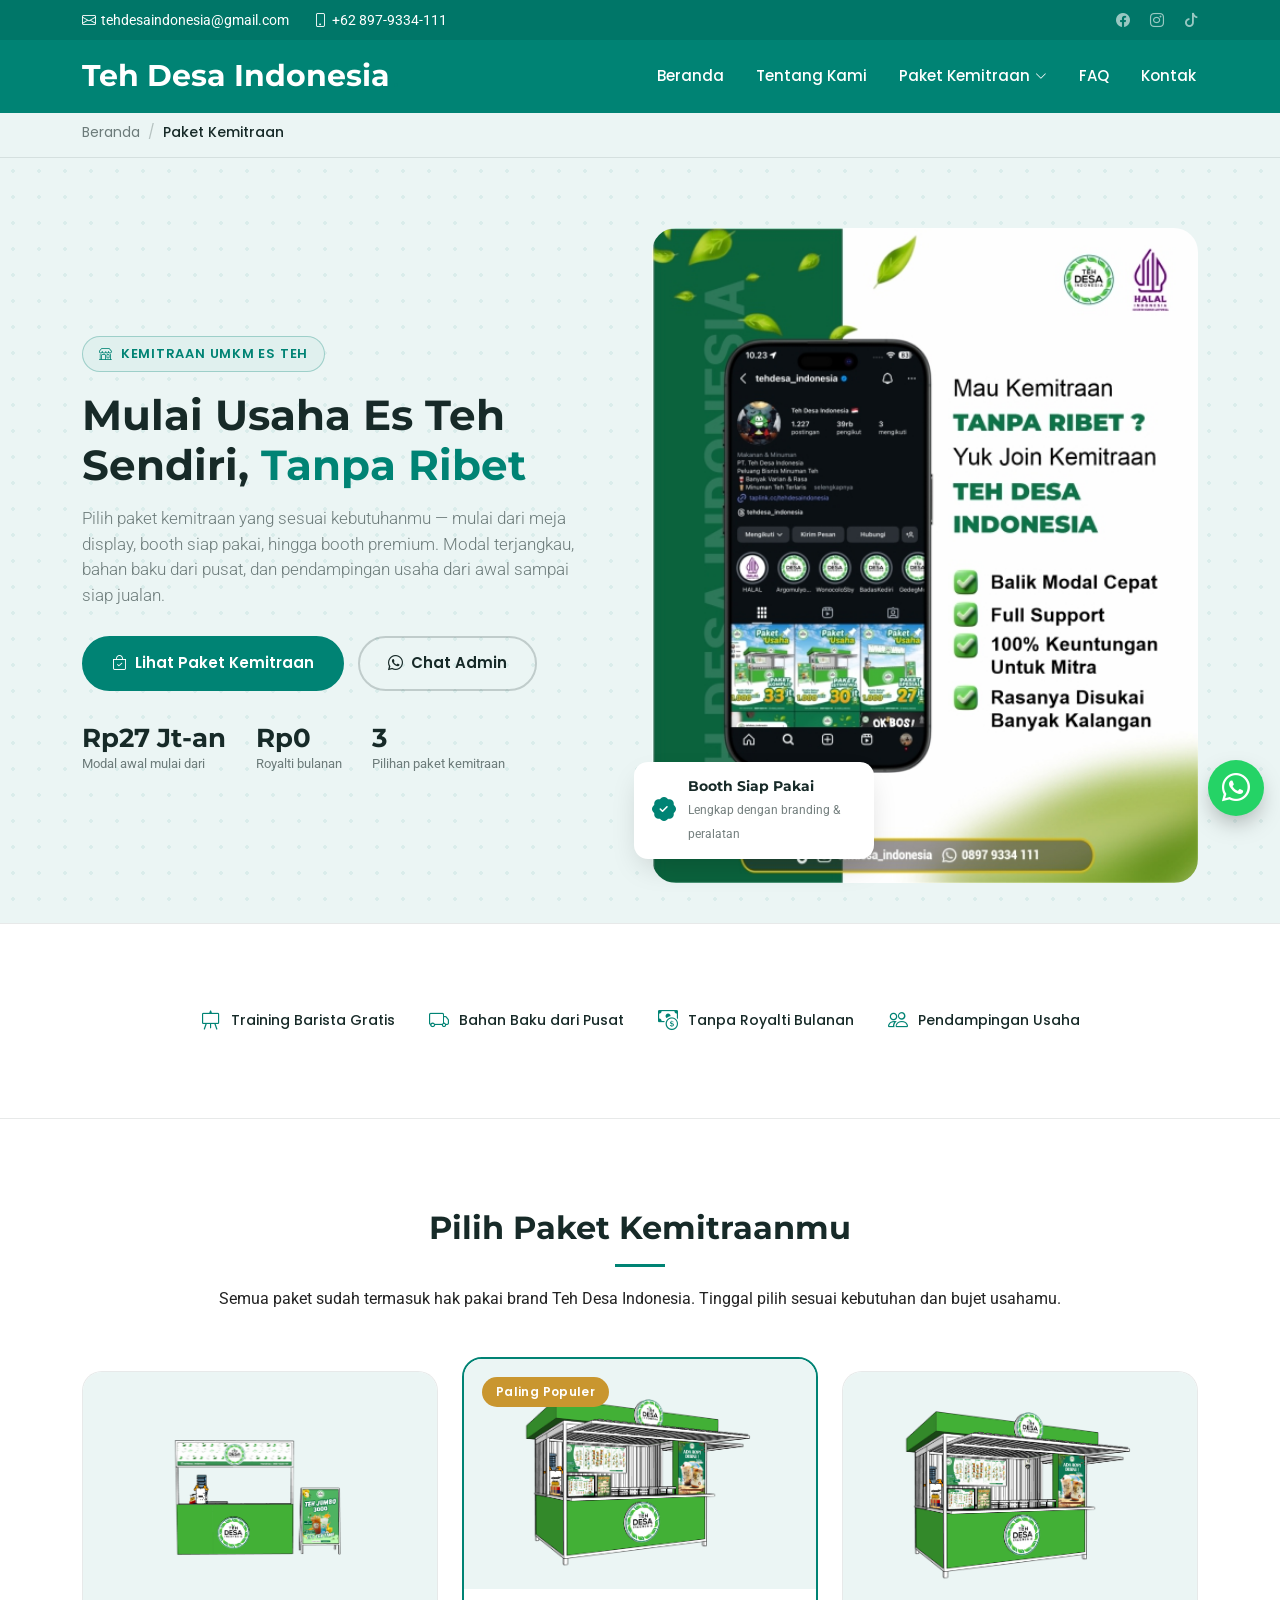
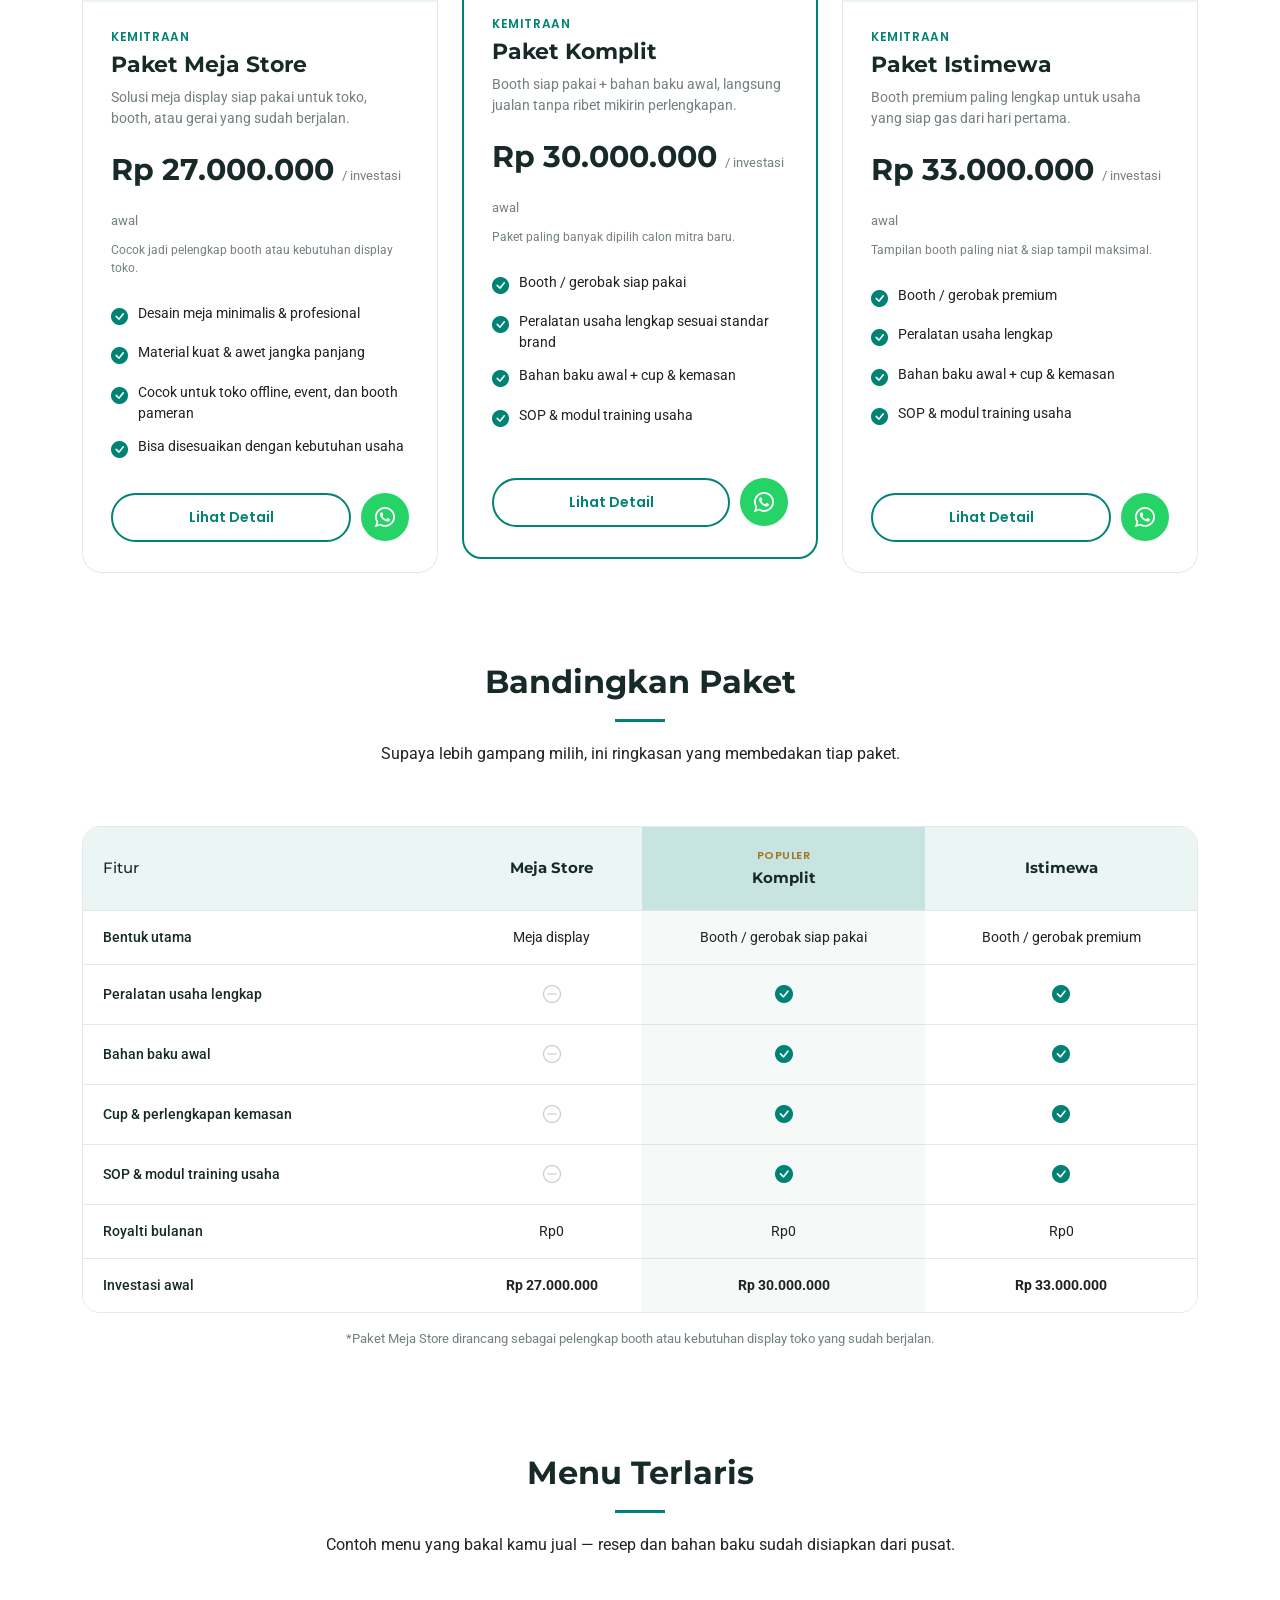
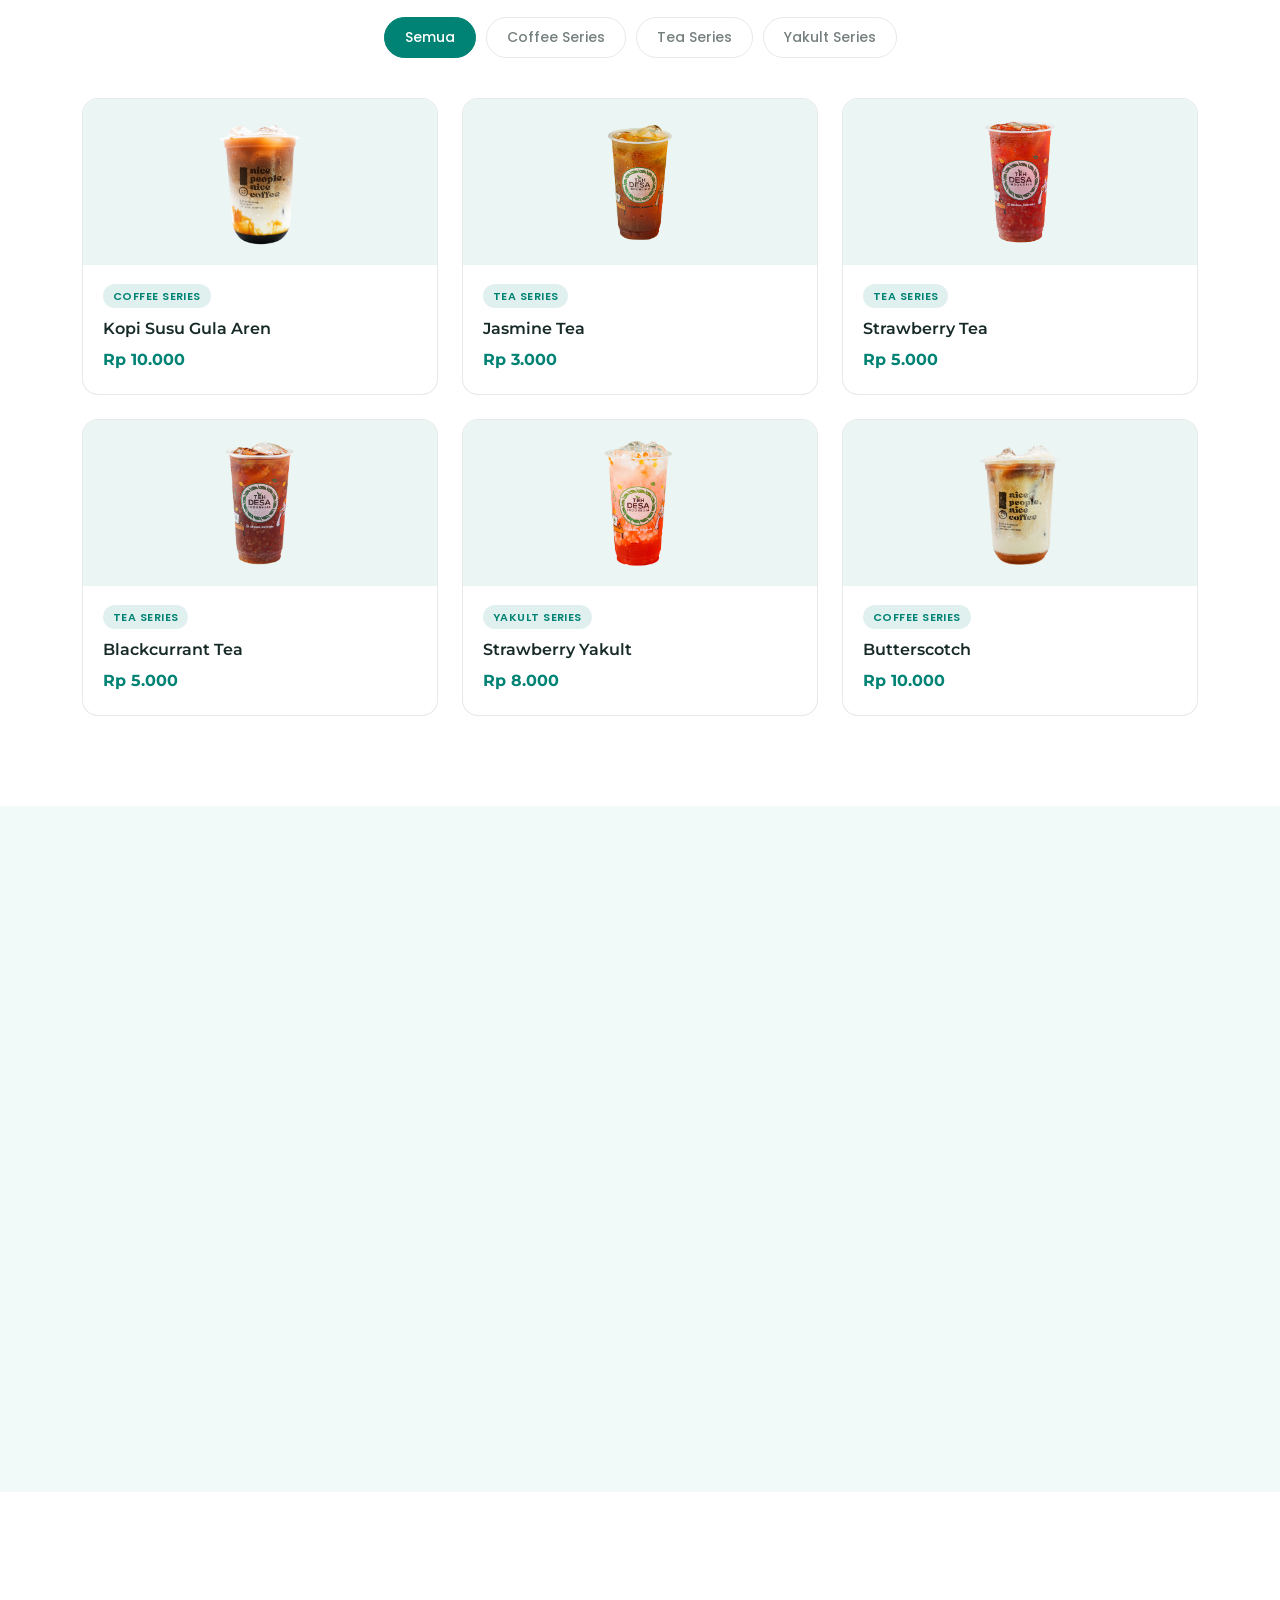
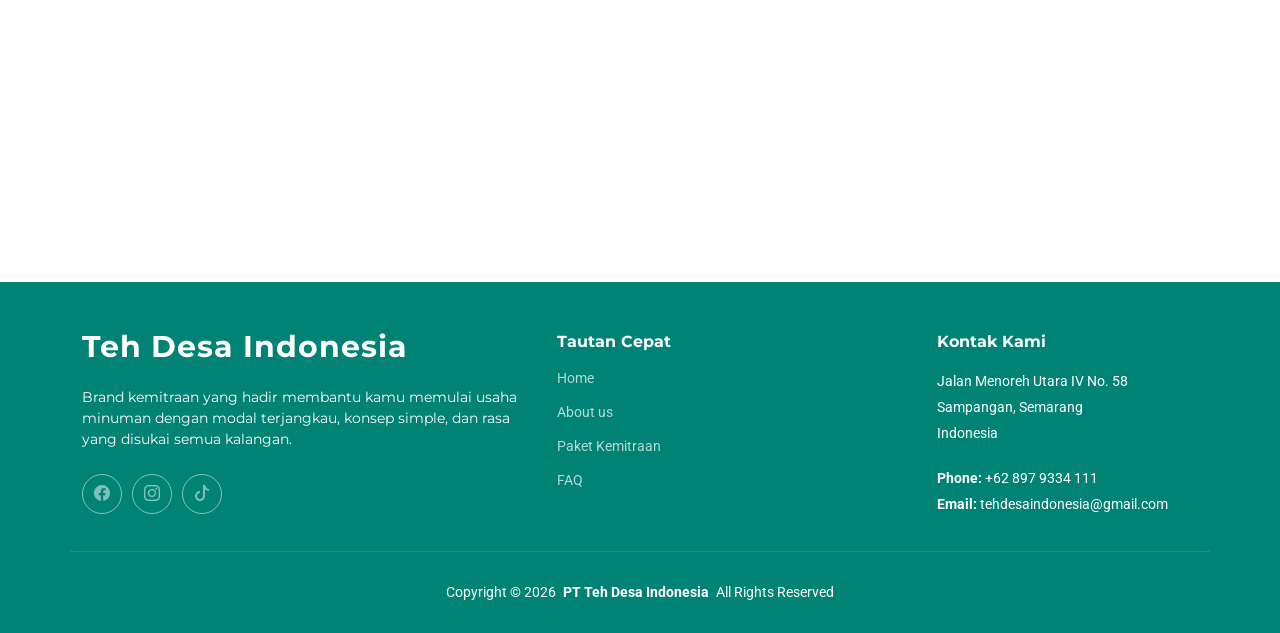
<file: kemitraan/index.html>
<!DOCTYPE html>
<html lang="id">

<head>
  <meta charset="utf-8">
  <meta content="width=device-width, initial-scale=1.0" name="viewport">
  <title>Paket Kemitraan | TEH DESA INDONESIA</title>
  <meta name="description" content="Pilih paket kemitraan Teh Desa Indonesia: Meja Store, Komplit, dan Istimewa. Modal terjangkau, tanpa royalti bulanan, bahan baku dari pusat.">
  <meta name="keywords" content="franchise es teh, kemitraan es teh, Teh Desa Indonesia, paket kemitraan, UMKM">
  <meta property="og:title" content="Paket Kemitraan | TEH DESA INDONESIA">
  <meta property="og:description" content="Pilih paket kemitraan Teh Desa Indonesia: Meja Store, Komplit, dan Istimewa.">
  <meta property="og:url" content="https://tehdesaindonesia.github.io/kemitraan/kemitraan.html">
  <meta property="og:type" content="website">
  <meta property="og:image" content="https://tehdesaindonesia.github.io/assets/img/LOGO_1.png">

  <link href="../assets/img/LOGO_1.png" rel="icon">

  <link href="https://fonts.googleapis.com" rel="preconnect">
  <link href="https://fonts.gstatic.com" rel="preconnect" crossorigin>
  <link href="https://fonts.googleapis.com/css2?family=Roboto:ital,wght@0,100;0,300;0,400;0,500;0,700;0,900;1,100;1,300;1,400;1,500;1,700;1,900&family=Montserrat:ital,wght@0,100;0,200;0,300;0,400;0,500;0,600;0,700;0,800;0,900;1,100;1,200;1,300;1,400;1,500;1,600;1,700;1,800;1,900&family=Poppins:ital,wght@0,100;0,200;0,300;0,400;0,500;0,600;0,700;0,800;0,900;1,100;1,200;1,300;1,400;1,500;1,600;1,700;1,800;1,900&display=swap" rel="stylesheet">

  <link href="../assets/vendor/bootstrap/css/bootstrap.min.css" rel="stylesheet">
  <link href="../assets/vendor/bootstrap-icons/bootstrap-icons.css" rel="stylesheet">
  <link href="../assets/vendor/aos/aos.css" rel="stylesheet">

  <link href="../assets/css/main.css" rel="stylesheet">
  <link href="../assets/css/kemitraan.css" rel="stylesheet">
</head>

<body class="kemitraan-page">

  <header id="header" class="header fixed-top">

    <div class="topbar d-flex align-items-center">
      <div class="container d-flex justify-content-center justify-content-md-between">
        <div class="contact-info d-flex align-items-center">
          <i class="bi bi-envelope d-flex align-items-center"><a href="mailto:tehdesaindonesia@gmail.com">tehdesaindonesia@gmail.com</a></i>
          <i class="bi bi-phone d-flex align-items-center ms-4"><span>+62 897-9334-111</span></i>
        </div>
        <div class="social-links d-none d-md-flex align-items-center">
          <a href="https://www.facebook.com/tehdesa_indonesia/" class="facebook"><i class="bi bi-facebook"></i></a>
          <a href="https://www.instagram.com/tehdesa_indonesia/" class="instagram"><i class="bi bi-instagram"></i></a>
          <a href="https://www.tiktok.com/@tehdesa_indonesia/" class="linkedin"><i class="bi bi-tiktok"></i></a>
        </div>
      </div>
    </div>

    <div class="branding d-flex align-items-cente">
      <div class="container position-relative d-flex align-items-center justify-content-between">
        <a href="../index.html" class="logo d-flex align-items-center">
          <h1 class="sitename">Teh Desa Indonesia</h1>
          <span>.</span>
        </a>

        <nav id="navmenu" class="navmenu">
          <ul>
            <li><a href="../index.html">Beranda</a></li>
            <li><a href="../index.html#about">Tentang Kami</a></li>
            <li class="dropdown"><a href="./" class="active"><span>Paket Kemitraan</span> <i class="bi bi-chevron-down toggle-dropdown"></i></a>
              <ul>
                <li><a href="mejastore/">Paket Meja Store</a></li>
                <li><a href="komplit/">Paket Komplit</a></li>
                <li><a href="istimewa/">Paket Istimewa</a></li>
              </ul>
            </li>
            <li><a href="#faq">FAQ</a></li>
            <li><a href="../index.html#contact">Kontak</a></li>
          </ul>
          <i class="mobile-nav-toggle d-xl-none bi bi-list"></i>
        </nav>
      </div>
    </div>

  </header>

  <main class="main">

    <!-- Breadcrumb -->
    <nav class="km-breadcrumb" style="margin-top: 108px;">
      <div class="container">
        <ol>
          <li><a href="../index.html">Beranda</a></li>
          <li>Paket Kemitraan</li>
        </ol>
      </div>
    </nav>

    <!-- Shop Hero -->
    <section class="shop-hero">
      <div class="container position-relative">
        <div class="row align-items-center gy-5">
          <div class="col-lg-6" data-aos="fade-up" data-aos-delay="100">
            <span class="eyebrow"><i class="bi bi-shop"></i> Kemitraan UMKM Es Teh</span>
            <h1>Mulai Usaha Es Teh Sendiri, <span>Tanpa Ribet</span></h1>
            <p class="lead">Pilih paket kemitraan yang sesuai kebutuhanmu — mulai dari meja display, booth siap pakai, hingga booth premium. Modal terjangkau, bahan baku dari pusat, dan pendampingan usaha dari awal sampai siap jualan.</p>
            <div class="hero-actions">
              <a href="#paket" class="btn-shop-primary"><i class="bi bi-bag-check"></i> Lihat Paket Kemitraan</a>
              <a href="https://wa.me/628979334111" class="btn-shop-outline"><i class="bi bi-whatsapp"></i> Chat Admin</a>
            </div>
            <div class="hero-stats">
              <div class="stat">
                <b>Rp27 Jt-an</b>
                <span>Modal awal mulai dari</span>
              </div>
              <div class="stat">
                <b>Rp0</b>
                <span>Royalti bulanan</span>
              </div>
              <div class="stat">
                <b>3</b>
                <span>Pilihan paket kemitraan</span>
              </div>
            </div>
          </div>
          <div class="col-lg-6" data-aos="fade-up" data-aos-delay="200">
            <div class="hero-media">
              <img src="img/header-img.jpg" class="img-fluid w-100" alt="Booth Teh Desa Indonesia">
              <div class="float-card">
                <i class="bi bi-patch-check-fill"></i>
                <div>
                  <strong>Booth Siap Pakai</strong>
                  <span>Lengkap dengan branding &amp; peralatan</span>
                </div>
              </div>
            </div>
          </div>
        </div>
      </div>
    </section>

    <!-- Trust Strip -->
    <section class="trust-strip">
      <div class="container">
        <ul>
          <li><i class="bi bi-easel"></i> Training Barista Gratis</li>
          <li><i class="bi bi-truck"></i> Bahan Baku dari Pusat</li>
          <li><i class="bi bi-cash-coin"></i> Tanpa Royalti Bulanan</li>
          <li><i class="bi bi-people"></i> Pendampingan Usaha</li>
        </ul>
      </div>
    </section>

    <!-- Package Grid -->
    <section id="paket" class="package-section">
      <div class="container">
        <div class="section-title text-center" data-aos="fade-up">
          <h2>Pilih Paket Kemitraanmu</h2>
          <p>Semua paket sudah termasuk hak pakai brand Teh Desa Indonesia. Tinggal pilih sesuai kebutuhan dan bujet usahamu.</p>
        </div>

        <div class="row g-4 package-grid" data-aos="fade-up" data-aos-delay="100">

          <div class="col-lg-4 col-md-6">
            <div class="package-card">
              <div class="card-media">
                <img src="img/paket/meja1.png" alt="Paket Meja Store">
              </div>
              <div class="card-body">
                <span class="card-eyebrow">Kemitraan</span>
                <h3>Paket Meja Store</h3>
                <p class="tagline">Solusi meja display siap pakai untuk toko, booth, atau gerai yang sudah berjalan.</p>
                <div class="price">Rp 27.000.000 <span>/ investasi awal</span></div>
                <p class="price-note">Cocok jadi pelengkap booth atau kebutuhan display toko.</p>
                <ul class="feature-list">
                  <li><i class="bi bi-check-circle-fill"></i> Desain meja minimalis &amp; profesional</li>
                  <li><i class="bi bi-check-circle-fill"></i> Material kuat &amp; awet jangka panjang</li>
                  <li><i class="bi bi-check-circle-fill"></i> Cocok untuk toko offline, event, dan booth pameran</li>
                  <li><i class="bi bi-check-circle-fill"></i> Bisa disesuaikan dengan kebutuhan usaha</li>
                </ul>
                <div class="card-actions">
                  <a href="mejastore/" class="btn-detail">Lihat Detail</a>
                  <a href="https://wa.link/5n7gk8" class="btn-wa" aria-label="Chat WhatsApp Paket Meja Store"><i class="bi bi-whatsapp"></i></a>
                </div>
              </div>
            </div>
          </div>

          <div class="col-lg-4 col-md-6">
            <div class="package-card featured">
              <span class="ribbon">Paling Populer</span>
              <div class="card-media">
                <img src="img/paket/komplit1.png" alt="Paket Komplit">
              </div>
              <div class="card-body">
                <span class="card-eyebrow">Kemitraan</span>
                <h3>Paket Komplit</h3>
                <p class="tagline">Booth siap pakai + bahan baku awal, langsung jualan tanpa ribet mikirin perlengkapan.</p>
                <div class="price">Rp 30.000.000 <span>/ investasi awal</span></div>
                <p class="price-note">Paket paling banyak dipilih calon mitra baru.</p>
                <ul class="feature-list">
                  <li><i class="bi bi-check-circle-fill"></i> Booth / gerobak siap pakai</li>
                  <li><i class="bi bi-check-circle-fill"></i> Peralatan usaha lengkap sesuai standar brand</li>
                  <li><i class="bi bi-check-circle-fill"></i> Bahan baku awal + cup &amp; kemasan</li>
                  <li><i class="bi bi-check-circle-fill"></i> SOP &amp; modul training usaha</li>
                </ul>
                <div class="card-actions">
                  <a href="komplit/" class="btn-detail">Lihat Detail</a>
                  <a href="https://wa.link/n8sx6e" class="btn-wa" aria-label="Chat WhatsApp Paket Komplit"><i class="bi bi-whatsapp"></i></a>
                </div>
              </div>
            </div>
          </div>

          <div class="col-lg-4 col-md-6">
            <div class="package-card">
              <div class="card-media">
                <img src="img/paket/istimewa1.png" alt="Paket Istimewa">
              </div>
              <div class="card-body">
                <span class="card-eyebrow">Kemitraan</span>
                <h3>Paket Istimewa</h3>
                <p class="tagline">Booth premium paling lengkap untuk usaha yang siap gas dari hari pertama.</p>
                <div class="price">Rp 33.000.000 <span>/ investasi awal</span></div>
                <p class="price-note">Tampilan booth paling niat &amp; siap tampil maksimal.</p>
                <ul class="feature-list">
                  <li><i class="bi bi-check-circle-fill"></i> Booth / gerobak premium</li>
                  <li><i class="bi bi-check-circle-fill"></i> Peralatan usaha lengkap</li>
                  <li><i class="bi bi-check-circle-fill"></i> Bahan baku awal + cup &amp; kemasan</li>
                  <li><i class="bi bi-check-circle-fill"></i> SOP &amp; modul training usaha</li>
                </ul>
                <div class="card-actions">
                  <a href="istimewa/" class="btn-detail">Lihat Detail</a>
                  <a href="https://wa.link/5f7dw0" class="btn-wa" aria-label="Chat WhatsApp Paket Istimewa"><i class="bi bi-whatsapp"></i></a>
                </div>
              </div>
            </div>
          </div>

        </div>
      </div>
    </section>

    <!-- Comparison Table -->
    <section class="compare-section">
      <div class="container">
        <div class="section-title text-center" data-aos="fade-up">
          <h2>Bandingkan Paket</h2>
          <p>Supaya lebih gampang milih, ini ringkasan yang membedakan tiap paket.</p>
        </div>
        <div class="compare-table-wrap" data-aos="fade-up" data-aos-delay="100">
          <table class="compare-table">
            <thead>
              <tr>
                <th>Fitur</th>
                <th>Meja Store</th>
                <th class="highlight"><span>Populer</span>Komplit</th>
                <th>Istimewa</th>
              </tr>
            </thead>
            <tbody>
              <tr>
                <td>Bentuk utama</td>
                <td>Meja display</td>
                <td class="highlight">Booth / gerobak siap pakai</td>
                <td>Booth / gerobak premium</td>
              </tr>
              <tr>
                <td>Peralatan usaha lengkap</td>
                <td><i class="bi bi-dash-circle"></i></td>
                <td class="highlight"><i class="bi bi-check-circle-fill"></i></td>
                <td><i class="bi bi-check-circle-fill"></i></td>
              </tr>
              <tr>
                <td>Bahan baku awal</td>
                <td><i class="bi bi-dash-circle"></i></td>
                <td class="highlight"><i class="bi bi-check-circle-fill"></i></td>
                <td><i class="bi bi-check-circle-fill"></i></td>
              </tr>
              <tr>
                <td>Cup &amp; perlengkapan kemasan</td>
                <td><i class="bi bi-dash-circle"></i></td>
                <td class="highlight"><i class="bi bi-check-circle-fill"></i></td>
                <td><i class="bi bi-check-circle-fill"></i></td>
              </tr>
              <tr>
                <td>SOP &amp; modul training usaha</td>
                <td><i class="bi bi-dash-circle"></i></td>
                <td class="highlight"><i class="bi bi-check-circle-fill"></i></td>
                <td><i class="bi bi-check-circle-fill"></i></td>
              </tr>
              <tr>
                <td>Royalti bulanan</td>
                <td>Rp0</td>
                <td class="highlight">Rp0</td>
                <td>Rp0</td>
              </tr>
              <tr>
                <td>Investasi awal</td>
                <td><strong>Rp 27.000.000</strong></td>
                <td class="highlight"><strong>Rp 30.000.000</strong></td>
                <td><strong>Rp 33.000.000</strong></td>
              </tr>
            </tbody>
          </table>
        </div>
        <p class="text-center mt-3" style="font-size: 13px; color: var(--ink-soft);">*Paket Meja Store dirancang sebagai pelengkap booth atau kebutuhan display toko yang sudah berjalan.</p>
      </div>
    </section>

    <!-- Catalog / Menu Terlaris -->
    <section class="catalog-section">
      <div class="container">
        <div class="section-title text-center" data-aos="fade-up">
          <h2>Menu Terlaris</h2>
          <p>Contoh menu yang bakal kamu jual — resep dan bahan baku sudah disiapkan dari pusat.</p>
        </div>

        <div class="isotope-layout" data-default-filter="*" data-layout="masonry" data-sort="original-order">
          <ul class="catalog-filters isotope-filters" data-aos="fade-up" data-aos-delay="100">
            <li data-filter="*" class="filter-active">Semua</li>
            <li data-filter=".filter-coffee">Coffee Series</li>
            <li data-filter=".filter-tea">Tea Series</li>
            <li data-filter=".filter-yakult">Yakult Series</li>
          </ul>

          <div class="row g-4 isotope-container" data-aos="fade-up" data-aos-delay="200">
            <div class="col-lg-4 col-md-6 isotope-item filter-coffee">
              <div class="catalog-card">
                <div class="catalog-img"><img src="img/product-3.png" alt="Kopi Susu Gula Aren"></div>
                <div class="catalog-body">
                  <span class="catalog-tag">Coffee Series</span>
                  <h4>Kopi Susu Gula Aren</h4>
                  <span class="catalog-price">Rp 10.000</span>
                </div>
              </div>
            </div>
            <div class="col-lg-4 col-md-6 isotope-item filter-tea">
              <div class="catalog-card">
                <div class="catalog-img"><img src="img/product-4.png" alt="Jasmine Tea"></div>
                <div class="catalog-body">
                  <span class="catalog-tag">Tea Series</span>
                  <h4>Jasmine Tea</h4>
                  <span class="catalog-price">Rp 3.000</span>
                </div>
              </div>
            </div>
            <div class="col-lg-4 col-md-6 isotope-item filter-tea">
              <div class="catalog-card">
                <div class="catalog-img"><img src="img/product-5.png" alt="Strawberry Tea"></div>
                <div class="catalog-body">
                  <span class="catalog-tag">Tea Series</span>
                  <h4>Strawberry Tea</h4>
                  <span class="catalog-price">Rp 5.000</span>
                </div>
              </div>
            </div>
            <div class="col-lg-4 col-md-6 isotope-item filter-tea">
              <div class="catalog-card">
                <div class="catalog-img"><img src="img/product-6.png" alt="Blackcurrant Tea"></div>
                <div class="catalog-body">
                  <span class="catalog-tag">Tea Series</span>
                  <h4>Blackcurrant Tea</h4>
                  <span class="catalog-price">Rp 5.000</span>
                </div>
              </div>
            </div>
            <div class="col-lg-4 col-md-6 isotope-item filter-yakult">
              <div class="catalog-card">
                <div class="catalog-img"><img src="img/product-7.png" alt="Strawberry Yakult"></div>
                <div class="catalog-body">
                  <span class="catalog-tag">Yakult Series</span>
                  <h4>Strawberry Yakult</h4>
                  <span class="catalog-price">Rp 8.000</span>
                </div>
              </div>
            </div>
            <div class="col-lg-4 col-md-6 isotope-item filter-coffee">
              <div class="catalog-card">
                <div class="catalog-img"><img src="img/product-8.png" alt="Butterscotch"></div>
                <div class="catalog-body">
                  <span class="catalog-tag">Coffee Series</span>
                  <h4>Butterscotch</h4>
                  <span class="catalog-price">Rp 10.000</span>
                </div>
              </div>
            </div>
          </div>
        </div>
      </div>
    </section>

    <!-- FAQ -->
    <section id="faq" class="faq section light-background km-faq">
      <div class="container section-title" data-aos="fade-up">
        <h2>Pertanyaan Seputar Kemitraan</h2>
      </div>
      <div class="container">
        <div class="row justify-content-center">
          <div class="col-lg-10">
            <div class="faq-container">

              <div class="faq-item faq-active" data-aos="fade-up" data-aos-delay="100">
                <h3><span class="num">01.</span> Apa itu Teh Desa Indonesia?</h3>
                <div class="faq-content">
                  <p>Teh Desa Indonesia adalah brand kemitraan es teh di Indonesia yang mengusung konsep UMKM dan minuman teh kekinian berbasis bahan lokal.</p>
                </div>
                <i class="faq-toggle bi bi-chevron-right"></i>
              </div>

              <div class="faq-item" data-aos="fade-up" data-aos-delay="200">
                <h3><span class="num">02.</span> Apa saja syarat untuk menjadi mitra?</h3>
                <div class="faq-content">
                  <p>Calon mitra perlu menyiapkan lokasi jualan, modal sesuai paket kemitraan, serta komitmen menjalankan usaha. Tim Teh Desa Indonesia akan mendampingi proses dari awal hingga siap jualan.</p>
                </div>
                <i class="faq-toggle bi bi-chevron-right"></i>
              </div>

              <div class="faq-item" data-aos="fade-up" data-aos-delay="300">
                <h3><span class="num">03.</span> Berapa estimasi modal awal kemitraan?</h3>
                <div class="faq-content">
                  <p>Modal awal dimulai dari Rp27 jutaan, tergantung paket kemitraan yang dipilih. Modal tersebut sudah termasuk perlengkapan usaha, bahan baku awal, dan pelatihan.</p>
                </div>
                <i class="faq-toggle bi bi-chevron-right"></i>
              </div>

              <div class="faq-item" data-aos="fade-up" data-aos-delay="400">
                <h3><span class="num">04.</span> Apakah bahan baku disediakan oleh pusat?</h3>
                <div class="faq-content">
                  <p>Ya, seluruh bahan baku utama seperti teh, gula cair, dan kemasan disediakan dan dikirim langsung dari pusat.</p>
                </div>
                <i class="faq-toggle bi bi-chevron-right"></i>
              </div>

              <div class="faq-item" data-aos="fade-up" data-aos-delay="500">
                <h3><span class="num">05.</span> Apakah ada biaya royalti bulanan?</h3>
                <div class="faq-content">
                  <p>Tidak ada biaya royalti bulanan. Mitra hanya dikenakan biaya royalti tahunan sebesar Rp1.000.000 untuk pengembangan brand dan dukungan operasional.</p>
                </div>
                <i class="faq-toggle bi bi-chevron-right"></i>
              </div>

            </div>
          </div>
        </div>
      </div>
    </section>

    <!-- Closing CTA -->
    <section class="container">
      <div class="km-cta" data-aos="fade-up">
        <div class="row align-items-center gy-3">
          <div class="col-lg-8">
            <h3>Siap Jadi Bagian dari Teh Desa Indonesia?</h3>
            <p>Konsultasi gratis paket kemitraan yang paling cocok buat kamu, langsung dengan admin kami.</p>
          </div>
          <div class="col-lg-4 text-lg-end">
            <a href="https://wa.me/628979334111" class="btn-shop-primary"><i class="bi bi-whatsapp"></i> Chat Admin Sekarang</a>
          </div>
        </div>
      </div>
    </section>

  </main>

  <footer id="footer" class="footer accent-background">

    <div class="container footer-top">
      <div class="row gy-4">
        <div class="col-lg-5 col-md-12 footer-about">
          <a href="../index.html" class="logo d-flex align-items-center">
            <span class="sitename">Teh Desa Indonesia</span>
          </a>
          <p>Brand kemitraan yang hadir membantu kamu memulai usaha minuman dengan modal terjangkau, konsep simple, dan rasa yang disukai semua kalangan.</p>
          <div class="social-links d-flex mt-4">
            <a href="https://www.facebook.com/tehdesa_indonesia/"><i class="bi bi-facebook"></i></a>
            <a href="https://www.instagram.com/tehdesa_indonesia/"><i class="bi bi-instagram"></i></a>
            <a href="https://www.tiktok.com/@tehdesa_indonesia/"><i class="bi bi-tiktok"></i></a>
          </div>
        </div>

        <div class="col-lg-2 col-6 footer-links">
          <h4>Tautan Cepat</h4>
          <ul>
            <li><a href="../index.html">Home</a></li>
            <li><a href="../index.html#about">About us</a></li>
            <li><a href="./">Paket Kemitraan</a></li>
            <li><a href="#faq">FAQ</a></li>
          </ul>
        </div>

        <div class="col-lg-2 col-6 footer-links"></div>

        <div class="col-lg-3 col-md-12 footer-contact text-center text-md-start">
          <h4>Kontak Kami</h4>
          <p>Jalan Menoreh Utara IV No. 58</p>
          <p>Sampangan, Semarang</p>
          <p>Indonesia</p>
          <p class="mt-4"><strong>Phone:</strong> <span>+62 897 9334 111</span></p>
          <p><strong>Email:</strong> <span>tehdesaindonesia@gmail.com</span></p>
        </div>
      </div>
    </div>

    <div class="container copyright text-center mt-4">
      <p>
        Copyright © <span id="year"></span>
        <strong class="px-1 sitename">PT Teh Desa Indonesia</strong>
        <span>All Rights Reserved</span>
      </p>
    </div>

  </footer>

  <a href="https://wa.me/628979334111" class="wa-float" aria-label="Chat WhatsApp"><i class="bi bi-whatsapp"></i></a>

  <a href="#" id="scroll-top" class="scroll-top d-flex align-items-center justify-content-center"><i class="bi bi-arrow-up-short"></i></a>

  <div id="preloader"></div>

  <script src="../assets/vendor/bootstrap/js/bootstrap.bundle.min.js"></script>
  <script src="../assets/vendor/aos/aos.js"></script>
  <script src="../assets/vendor/glightbox/js/glightbox.min.js"></script>
  <script src="../assets/vendor/swiper/swiper-bundle.min.js"></script>
  <script src="../assets/vendor/purecounter/purecounter_vanilla.js"></script>
  <script src="../assets/vendor/imagesloaded/imagesloaded.pkgd.min.js"></script>
  <script src="../assets/vendor/isotope-layout/isotope.pkgd.min.js"></script>
  <script>
    document.getElementById("year").textContent = new Date().getFullYear();
  </script>

  <script type="text/javascript">
    var Tawk_API = Tawk_API || {}, Tawk_LoadStart = new Date();
    (function () {
      var s1 = document.createElement("script"), s0 = document.getElementsByTagName("script")[0];
      s1.async = true;
      s1.src = 'https://embed.tawk.to/6906c8547f504c194e1a1943/1j917t36h';
      s1.charset = 'UTF-8';
      s1.setAttribute('crossorigin', '*');
      s0.parentNode.insertBefore(s1, s0);
    })();
  </script>

  <script src="../assets/js/main.js"></script>
</body>

</html>
</file>
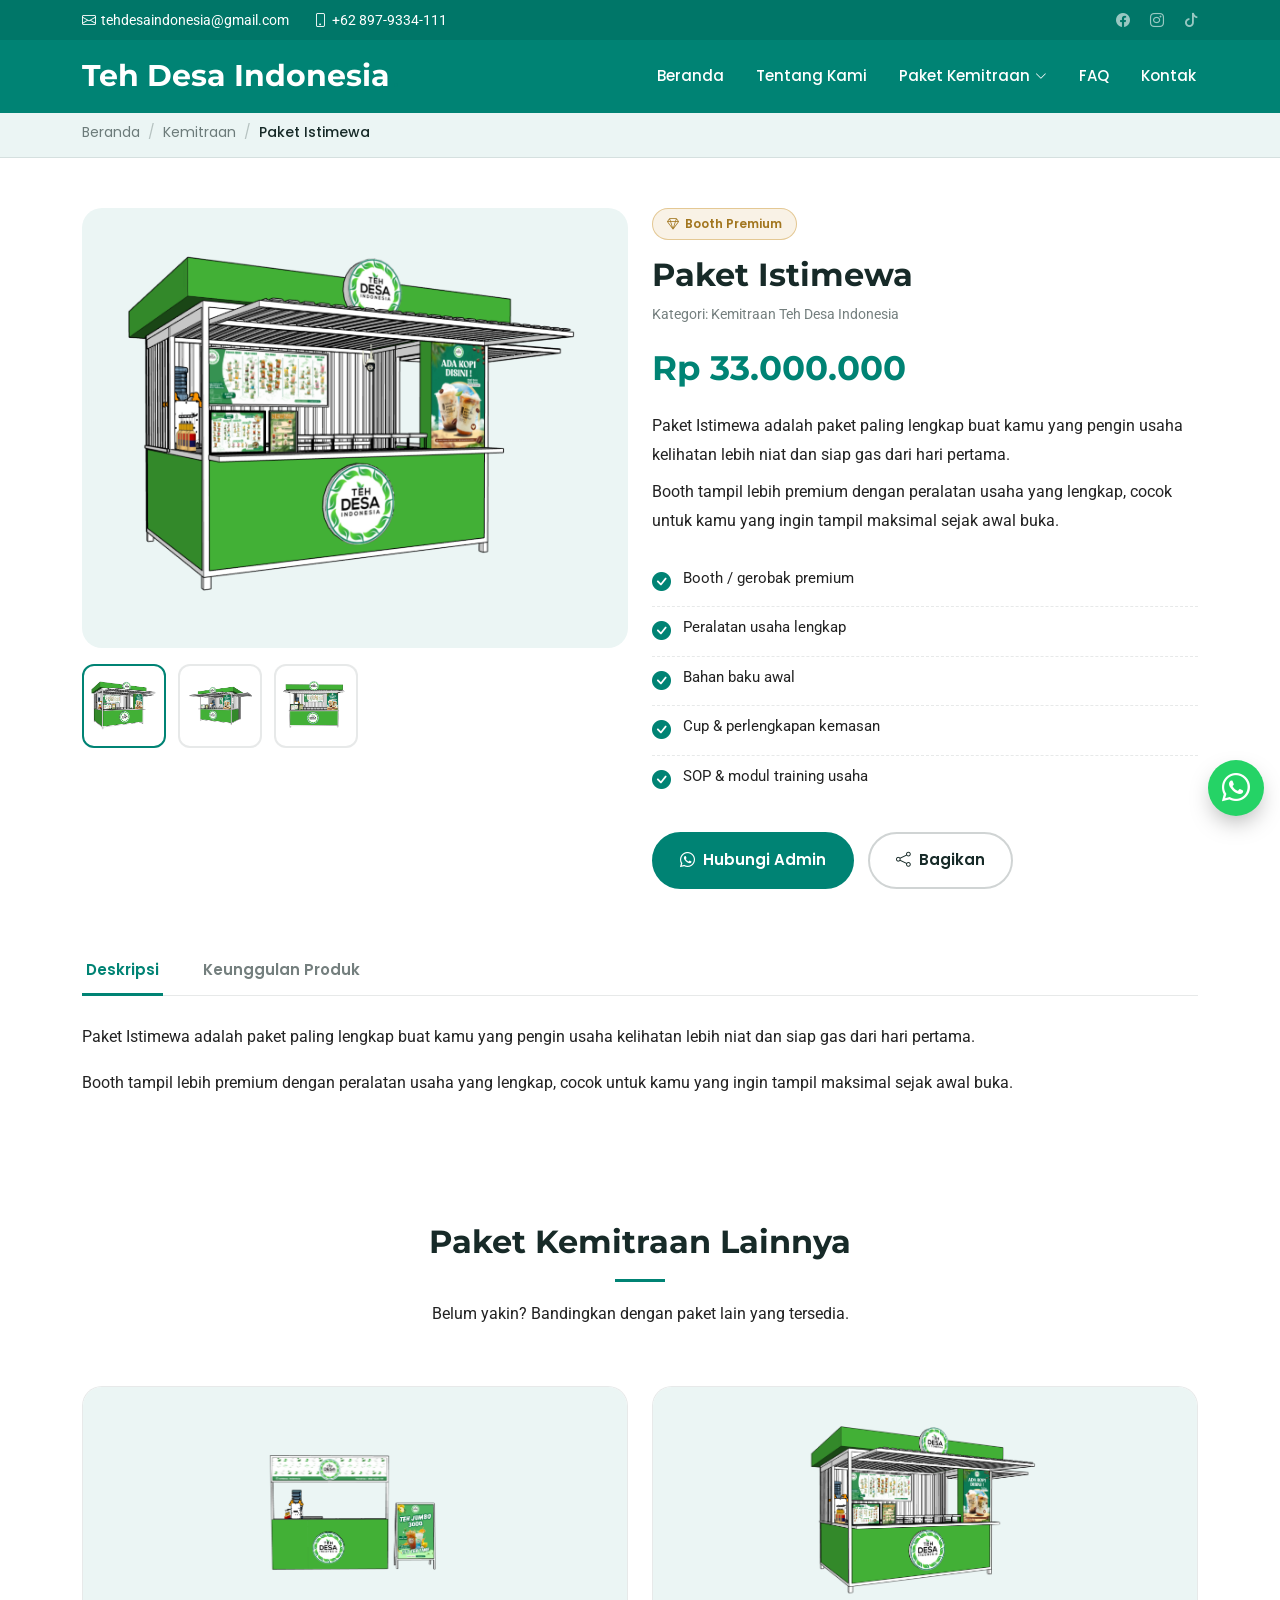
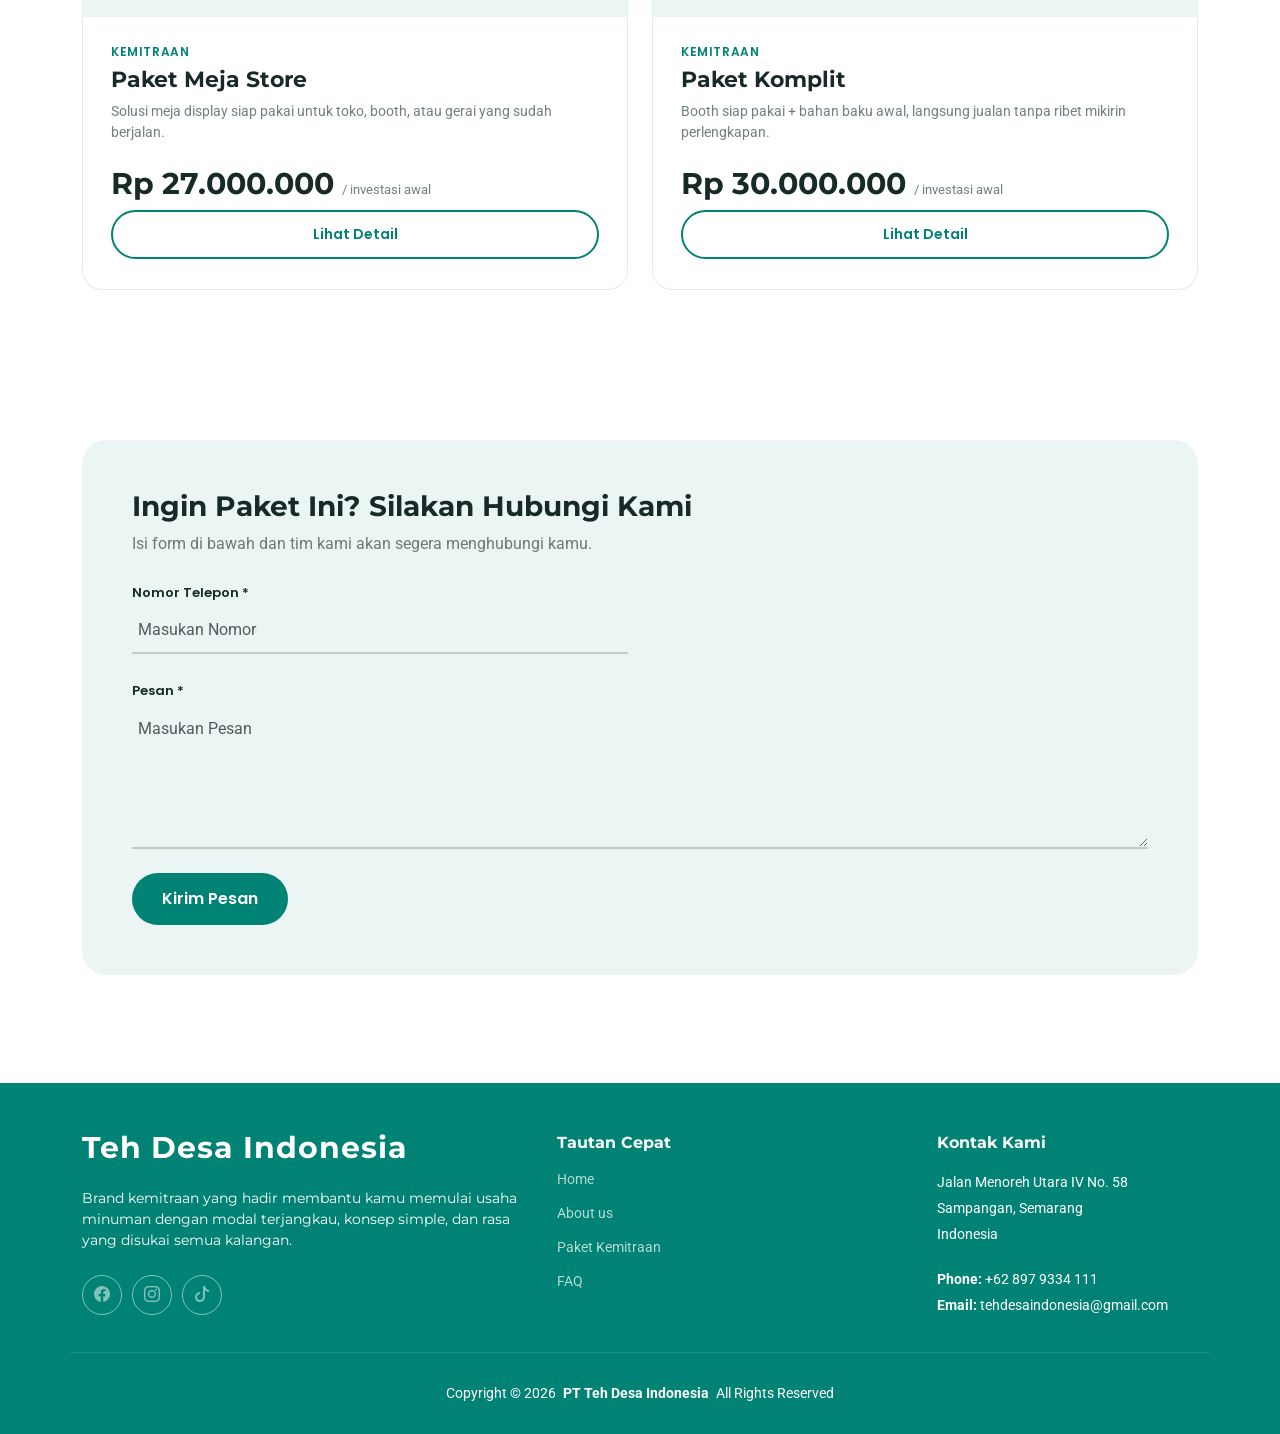
<file: kemitraan/istimewa/index.html>
<!DOCTYPE html>
<html lang="id">

<head>
  <meta charset="utf-8">
  <meta content="width=device-width, initial-scale=1.0" name="viewport">
  <title>Paket Istimewa | TEH DESA INDONESIA</title>
  <meta name="description" content="Booth premium paling lengkap untuk usaha yang siap gas dari hari pertama.">
  <meta name="keywords" content="franchise es teh, kemitraan es teh, Teh Desa Indonesia, paket istimewa">
  <meta property="og:title" content="Paket Istimewa | TEH DESA INDONESIA">
  <meta property="og:description" content="Booth premium paling lengkap untuk usaha yang siap gas dari hari pertama.">
  <meta property="og:url" content="https://tehdesaindonesia.github.io/kemitraan/istimewa/">
  <meta property="og:type" content="website">
  <meta property="og:image" content="https://tehdesaindonesia.github.io/assets/img/LOGO_1.png">

  <link href="../../assets/img/LOGO_1.png" rel="icon">

  <link href="https://fonts.googleapis.com" rel="preconnect">
  <link href="https://fonts.gstatic.com" rel="preconnect" crossorigin>
  <link href="https://fonts.googleapis.com/css2?family=Roboto:ital,wght@0,100;0,300;0,400;0,500;0,700;0,900;1,100;1,300;1,400;1,500;1,700;1,900&family=Montserrat:ital,wght@0,100;0,200;0,300;0,400;0,500;0,600;0,700;0,800;0,900;1,100;1,200;1,300;1,400;1,500;1,600;1,700;1,800;1,900&family=Poppins:ital,wght@0,100;0,200;0,300;0,400;0,500;0,600;0,700;0,800;0,900;1,100;1,200;1,300;1,400;1,500;1,600;1,700;1,800;1,900&display=swap" rel="stylesheet">

  <link href="../../assets/vendor/bootstrap/css/bootstrap.min.css" rel="stylesheet">
  <link href="../../assets/vendor/bootstrap-icons/bootstrap-icons.css" rel="stylesheet">
  <link href="../../assets/vendor/aos/aos.css" rel="stylesheet">

  <link href="../../assets/css/main.css" rel="stylesheet">
  <link href="../../assets/css/kemitraan.css" rel="stylesheet">
</head>

<body class="kemitraan-page">

  <header id="header" class="header fixed-top">

    <div class="topbar d-flex align-items-center">
      <div class="container d-flex justify-content-center justify-content-md-between">
        <div class="contact-info d-flex align-items-center">
          <i class="bi bi-envelope d-flex align-items-center"><a href="mailto:tehdesaindonesia@gmail.com">tehdesaindonesia@gmail.com</a></i>
          <i class="bi bi-phone d-flex align-items-center ms-4"><span>+62 897-9334-111</span></i>
        </div>
        <div class="social-links d-none d-md-flex align-items-center">
          <a href="https://www.facebook.com/tehdesa_indonesia/" class="facebook"><i class="bi bi-facebook"></i></a>
          <a href="https://www.instagram.com/tehdesa_indonesia/" class="instagram"><i class="bi bi-instagram"></i></a>
          <a href="https://www.tiktok.com/@tehdesa_indonesia/" class="linkedin"><i class="bi bi-tiktok"></i></a>
        </div>
      </div>
    </div>

    <div class="branding d-flex align-items-cente">
      <div class="container position-relative d-flex align-items-center justify-content-between">
        <a href="../../index.html" class="logo d-flex align-items-center">
          <h1 class="sitename">Teh Desa Indonesia</h1>
          <span>.</span>
        </a>

        <nav id="navmenu" class="navmenu">
          <ul>
            <li><a href="../../index.html">Beranda</a></li>
            <li><a href="../../index.html#about">Tentang Kami</a></li>
            <li class="dropdown"><a href="../"><span>Paket Kemitraan</span> <i class="bi bi-chevron-down toggle-dropdown"></i></a>
              <ul>
                <li><a href="../mejastore/">Paket Meja Store</a></li>
                <li><a href="../komplit/">Paket Komplit</a></li>
                <li><a href="./" class="active">Paket Istimewa</a></li>
              </ul>
            </li>
            <li><a href="../#faq">FAQ</a></li>
            <li><a href="../../index.html#contact">Kontak</a></li>
          </ul>
          <i class="mobile-nav-toggle d-xl-none bi bi-list"></i>
        </nav>
      </div>
    </div>

  </header>

  <main class="main">

    <!-- Breadcrumb -->
    <nav class="km-breadcrumb" style="margin-top: 108px;">
      <div class="container">
        <ol>
          <li><a href="../../index.html">Beranda</a></li>
          <li><a href="../">Kemitraan</a></li>
          <li>Paket Istimewa</li>
        </ol>
      </div>
    </nav>

    <!-- Product Detail -->
    <section class="pdp-section">
      <div class="container">
        <div class="row gy-5">

          <div class="col-lg-6" data-aos="fade-up">
            <div class="pdp-gallery">
              <div class="main-image">
                <img src="../img/paket/istimewa1.png" id="pdp-main-img" alt="Paket Istimewa">
              </div>
              <div class="thumb-row">
                <button type="button" class="active" onclick="pdpSwap(this, '../img/paket/istimewa1.png')"><img src="../img/paket/istimewa1.png" alt="Tampak 1"></button>
                <button type="button" onclick="pdpSwap(this, '../img/paket/istimewa2.png')"><img src="../img/paket/istimewa2.png" alt="Tampak 2"></button>
                <button type="button" onclick="pdpSwap(this, '../img/paket/istimewa3.png')"><img src="../img/paket/istimewa3.png" alt="Tampak 3"></button>
              </div>
            </div>
          </div>

          <div class="col-lg-6" data-aos="fade-up" data-aos-delay="100">
            <div class="pdp-info">
              <span class="badge-pill"><i class="bi bi-gem"></i> Booth Premium</span>
              <h1>Paket Istimewa</h1>
              <p class="pdp-category">Kategori: Kemitraan Teh Desa Indonesia</p>
              <div class="pdp-price">Rp 33.000.000</div>
              <p class="pdp-desc">Paket Istimewa adalah paket paling lengkap buat kamu yang pengin usaha kelihatan lebih niat dan siap gas dari hari pertama.</p>
              <p class="pdp-desc" style="margin-top: -14px;">Booth tampil lebih premium dengan peralatan usaha yang lengkap, cocok untuk kamu yang ingin tampil maksimal sejak awal buka.</p>

              <ul class="feature-list">
                <li><i class="bi bi-check-circle-fill"></i> Booth / gerobak premium</li>
                <li><i class="bi bi-check-circle-fill"></i> Peralatan usaha lengkap</li>
                <li><i class="bi bi-check-circle-fill"></i> Bahan baku awal</li>
                <li><i class="bi bi-check-circle-fill"></i> Cup &amp; perlengkapan kemasan</li>
                <li><i class="bi bi-check-circle-fill"></i> SOP &amp; modul training usaha</li>
              </ul>

              <div class="cta-row">
                <a href="https://wa.link/5f7dw0" class="btn-shop-primary"><i class="bi bi-whatsapp"></i> Hubungi Admin</a>
                <a href="#" class="btn-shop-outline" onclick="shareWhatsApp(); return false;"><i class="bi bi-share"></i> Bagikan</a>
              </div>
            </div>
          </div>

        </div>

        <div class="row mt-5" data-aos="fade-up">
          <div class="col-12 pdp-tabs">
            <ul class="nav nav-tabs" role="tablist">
              <li class="nav-item" role="presentation">
                <button class="nav-link active" data-bs-toggle="tab" data-bs-target="#tab-deskripsi" type="button" role="tab">Deskripsi</button>
              </li>
              <li class="nav-item" role="presentation">
                <button class="nav-link" data-bs-toggle="tab" data-bs-target="#tab-keunggulan" type="button" role="tab">Keunggulan Produk</button>
              </li>
            </ul>
            <div class="tab-content">
              <div class="tab-pane fade show active" id="tab-deskripsi" role="tabpanel">
                <p>Paket Istimewa adalah paket paling lengkap buat kamu yang pengin usaha kelihatan lebih niat dan siap gas dari hari pertama.</p>
                <p>Booth tampil lebih premium dengan peralatan usaha yang lengkap, cocok untuk kamu yang ingin tampil maksimal sejak awal buka.</p>
              </div>
              <div class="tab-pane fade" id="tab-keunggulan" role="tabpanel">
                <ul>
                <li><i class="bi bi-check-circle-fill"></i> Booth / gerobak premium</li>
                <li><i class="bi bi-check-circle-fill"></i> Peralatan usaha lengkap</li>
                <li><i class="bi bi-check-circle-fill"></i> Bahan baku awal</li>
                <li><i class="bi bi-check-circle-fill"></i> Cup &amp; perlengkapan kemasan</li>
                <li><i class="bi bi-check-circle-fill"></i> SOP &amp; modul training usaha</li>
                </ul>
              </div>
            </div>
          </div>
        </div>
      </div>
    </section>

    <!-- Related Packages -->
    <section class="related-section">
      <div class="container">
        <div class="section-title text-center" data-aos="fade-up">
          <h2>Paket Kemitraan Lainnya</h2>
          <p>Belum yakin? Bandingkan dengan paket lain yang tersedia.</p>
        </div>
        <div class="row g-4" data-aos="fade-up" data-aos-delay="100">
          <div class="col-md-6">
            <div class="package-card">
              <div class="card-media">
                <img src="../img/paket/meja1.png" alt="Paket Meja Store">
              </div>
              <div class="card-body">
                <span class="card-eyebrow">Kemitraan</span>
                <h3>Paket Meja Store</h3>
                <p class="tagline">Solusi meja display siap pakai untuk toko, booth, atau gerai yang sudah berjalan.</p>
                <div class="price">Rp 27.000.000 <span>/ investasi awal</span></div>
                <div class="card-actions">
                  <a href="../mejastore/" class="btn-detail">Lihat Detail</a>
                </div>
              </div>
            </div>
          </div>
          <div class="col-md-6">
            <div class="package-card">
              <div class="card-media">
                <img src="../img/paket/komplit1.png" alt="Paket Komplit">
              </div>
              <div class="card-body">
                <span class="card-eyebrow">Kemitraan</span>
                <h3>Paket Komplit</h3>
                <p class="tagline">Booth siap pakai + bahan baku awal, langsung jualan tanpa ribet mikirin perlengkapan.</p>
                <div class="price">Rp 30.000.000 <span>/ investasi awal</span></div>
                <div class="card-actions">
                  <a href="../komplit/" class="btn-detail">Lihat Detail</a>
                </div>
              </div>
            </div>
          </div>
        </div>
      </div>
    </section>

    <!-- Inquiry Form -->
    <section class="container mb-5" data-aos="fade-up">
      <div class="pdp-inquiry">
        <h3 class="fw-bold mb-2" style="font-family: var(--heading-font); color: var(--heading-color);">Ingin Paket Ini? Silakan Hubungi Kami</h3>
        <p class="mb-4" style="color: var(--ink-soft);">Isi form di bawah dan tim kami akan segera menghubungi kamu.</p>
        <form action="https://formspree.io/f/xpwloqzj" method="POST">
          <div class="row g-4">
            <div class="col-lg-6">
              <label for="phone-istimewa">Nomor Telepon *</label>
              <input type="text" class="form-control" id="phone-istimewa" name="text" placeholder="Masukan Nomor" required>
            </div>
            <div class="col-lg-12">
              <label for="message-istimewa">Pesan *</label>
              <textarea class="form-control" id="message-istimewa" name="message" rows="5" placeholder="Masukan Pesan" required></textarea>
            </div>
            <div class="col-lg-12">
              <button type="submit">Kirim Pesan</button>
            </div>
          </div>
        </form>
      </div>
    </section>

  </main>

  <footer id="footer" class="footer accent-background">

    <div class="container footer-top">
      <div class="row gy-4">
        <div class="col-lg-5 col-md-12 footer-about">
          <a href="../../index.html" class="logo d-flex align-items-center">
            <span class="sitename">Teh Desa Indonesia</span>
          </a>
          <p>Brand kemitraan yang hadir membantu kamu memulai usaha minuman dengan modal terjangkau, konsep simple, dan rasa yang disukai semua kalangan.</p>
          <div class="social-links d-flex mt-4">
            <a href="https://www.facebook.com/tehdesa_indonesia/"><i class="bi bi-facebook"></i></a>
            <a href="https://www.instagram.com/tehdesa_indonesia/"><i class="bi bi-instagram"></i></a>
            <a href="https://www.tiktok.com/@tehdesa_indonesia/"><i class="bi bi-tiktok"></i></a>
          </div>
        </div>

        <div class="col-lg-2 col-6 footer-links">
          <h4>Tautan Cepat</h4>
          <ul>
            <li><a href="../../index.html">Home</a></li>
            <li><a href="../../index.html#about">About us</a></li>
            <li><a href="../">Paket Kemitraan</a></li>
            <li><a href="../#faq">FAQ</a></li>
          </ul>
        </div>

        <div class="col-lg-2 col-6 footer-links"></div>

        <div class="col-lg-3 col-md-12 footer-contact text-center text-md-start">
          <h4>Kontak Kami</h4>
          <p>Jalan Menoreh Utara IV No. 58</p>
          <p>Sampangan, Semarang</p>
          <p>Indonesia</p>
          <p class="mt-4"><strong>Phone:</strong> <span>+62 897 9334 111</span></p>
          <p><strong>Email:</strong> <span>tehdesaindonesia@gmail.com</span></p>
        </div>
      </div>
    </div>

    <div class="container copyright text-center mt-4">
      <p>
        Copyright © <span id="year"></span>
        <strong class="px-1 sitename">PT Teh Desa Indonesia</strong>
        <span>All Rights Reserved</span>
      </p>
    </div>

  </footer>

  <a href="https://wa.me/628979334111" class="wa-float" aria-label="Chat WhatsApp"><i class="bi bi-whatsapp"></i></a>

  <a href="#" id="scroll-top" class="scroll-top d-flex align-items-center justify-content-center"><i class="bi bi-arrow-up-short"></i></a>

  <!-- Mobile sticky CTA -->
  <div class="mobile-cta-bar">
    <div class="price">Rp 33.000.000 <span>Investasi awal</span></div>
    <a href="https://wa.link/5f7dw0"><i class="bi bi-whatsapp"></i> Hubungi Admin</a>
  </div>

  <div id="preloader"></div>

  <script src="../../assets/vendor/bootstrap/js/bootstrap.bundle.min.js"></script>
  <script src="../../assets/vendor/aos/aos.js"></script>
  <script src="../../assets/vendor/glightbox/js/glightbox.min.js"></script>
  <script src="../../assets/vendor/swiper/swiper-bundle.min.js"></script>
  <script src="../../assets/vendor/purecounter/purecounter_vanilla.js"></script>
  <script>
    document.getElementById("year").textContent = new Date().getFullYear();

    function pdpSwap(btn, src) {
      document.getElementById('pdp-main-img').src = src;
      document.querySelectorAll('.pdp-gallery .thumb-row button').forEach(function (b) { b.classList.remove('active'); });
      btn.classList.add('active');
    }

    function shareWhatsApp() {
      const url = window.location.href;
      const text = "Temukan Paket Kemitraan Istimewa mulai dari 33 Jt-an!. Dapatkan Sekarang Juga di Teh Desa Indonesia";
      const waLink = "https://wa.me/?text=" + encodeURIComponent(text + " " + url);
      window.open(waLink, "_blank");
    }
  </script>

  <script type="text/javascript">
    var Tawk_API = Tawk_API || {}, Tawk_LoadStart = new Date();
    (function () {
      var s1 = document.createElement("script"), s0 = document.getElementsByTagName("script")[0];
      s1.async = true;
      s1.src = 'https://embed.tawk.to/6906c8547f504c194e1a1943/1j917t36h';
      s1.charset = 'UTF-8';
      s1.setAttribute('crossorigin', '*');
      s0.parentNode.insertBefore(s1, s0);
    })();
  </script>

  <script src="../../assets/js/main.js"></script>
</body>

</html>
</file>
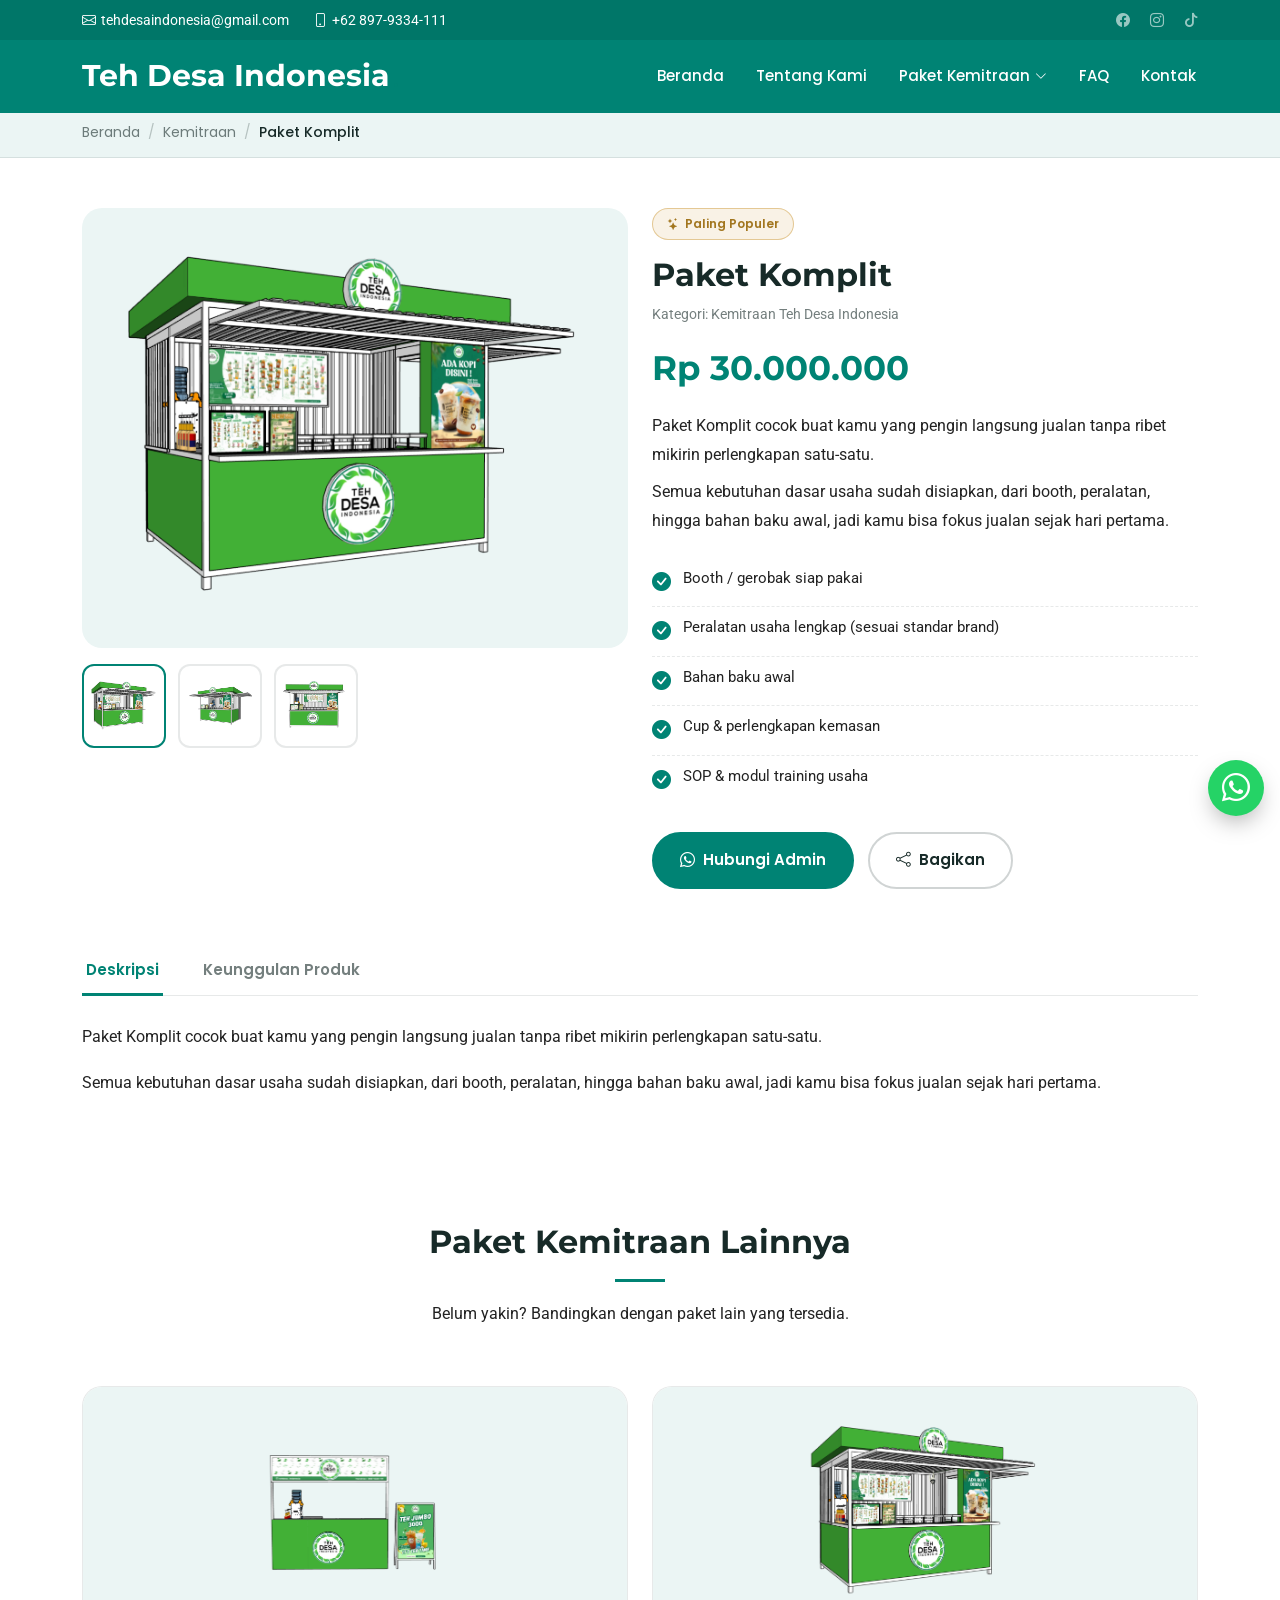
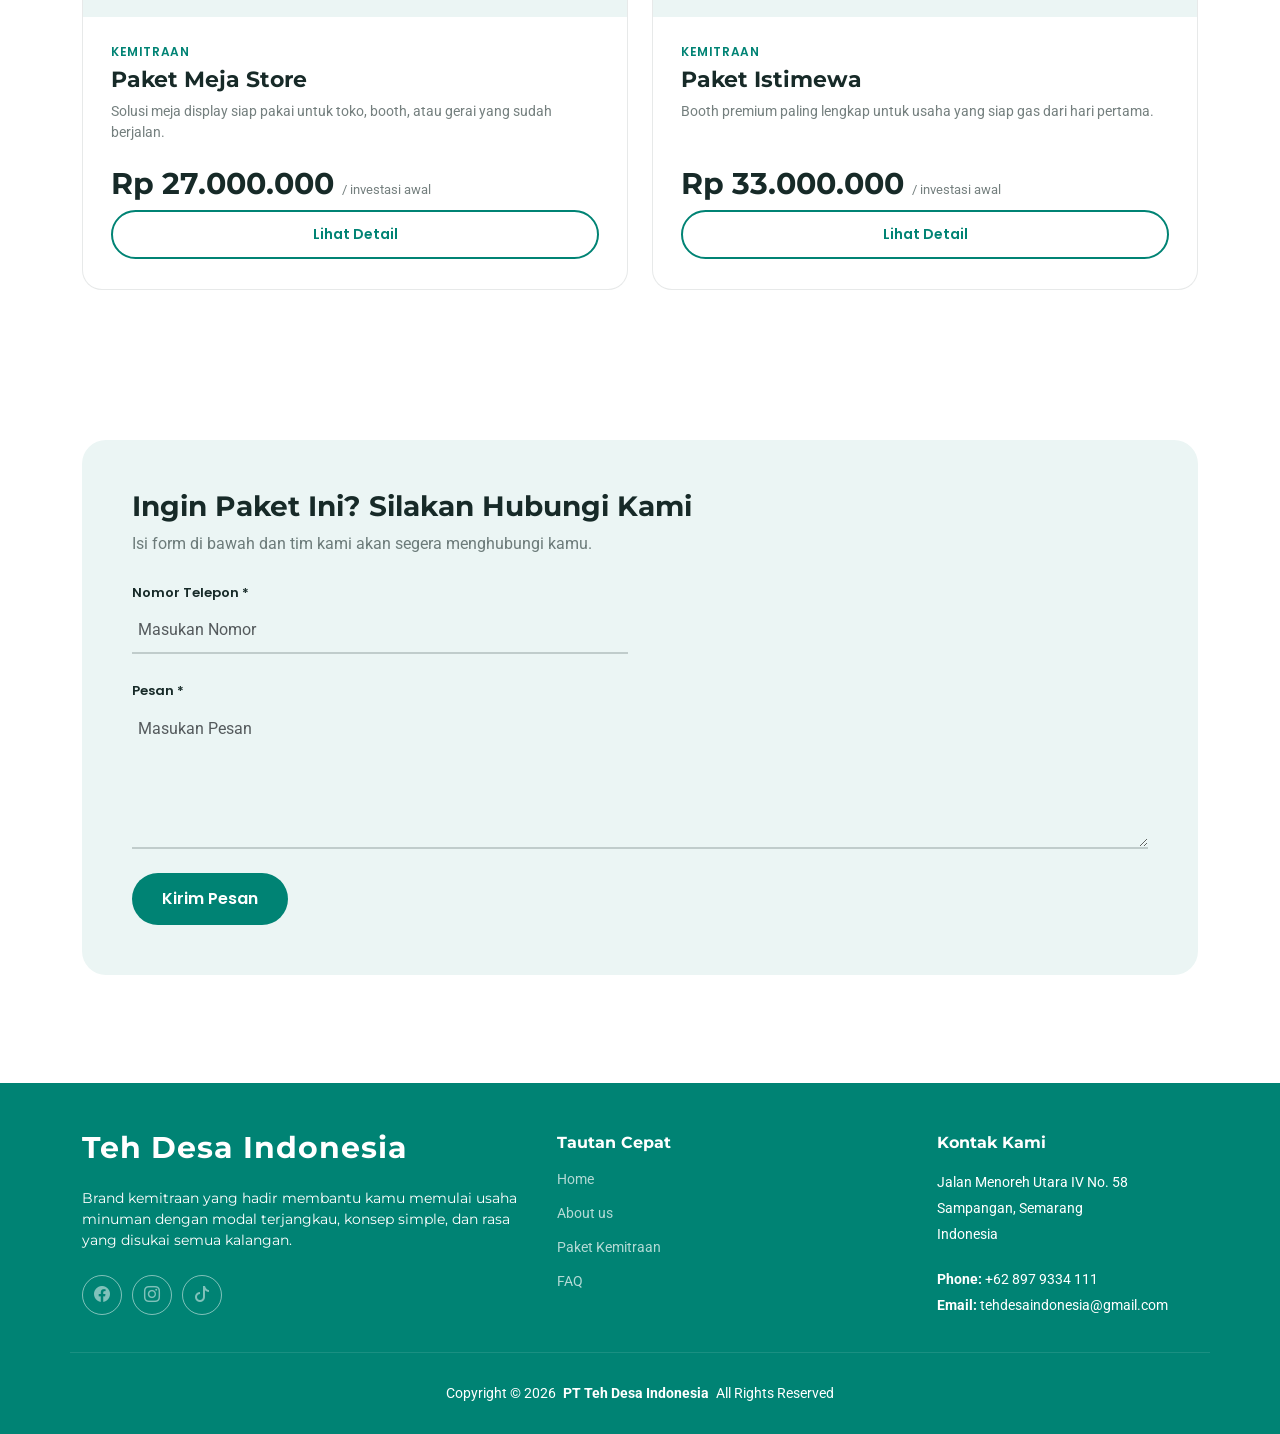
<file: kemitraan/komplit/index.html>
<!DOCTYPE html>
<html lang="id">

<head>
  <meta charset="utf-8">
  <meta content="width=device-width, initial-scale=1.0" name="viewport">
  <title>Paket Komplit | TEH DESA INDONESIA</title>
  <meta name="description" content="Booth siap pakai + bahan baku awal, langsung jualan tanpa ribet mikirin perlengkapan.">
  <meta name="keywords" content="franchise es teh, kemitraan es teh, Teh Desa Indonesia, paket komplit">
  <meta property="og:title" content="Paket Komplit | TEH DESA INDONESIA">
  <meta property="og:description" content="Booth siap pakai + bahan baku awal, langsung jualan tanpa ribet mikirin perlengkapan.">
  <meta property="og:url" content="https://tehdesaindonesia.github.io/kemitraan/komplit/">
  <meta property="og:type" content="website">
  <meta property="og:image" content="https://tehdesaindonesia.github.io/assets/img/LOGO_1.png">

  <link href="../../assets/img/LOGO_1.png" rel="icon">

  <link href="https://fonts.googleapis.com" rel="preconnect">
  <link href="https://fonts.gstatic.com" rel="preconnect" crossorigin>
  <link href="https://fonts.googleapis.com/css2?family=Roboto:ital,wght@0,100;0,300;0,400;0,500;0,700;0,900;1,100;1,300;1,400;1,500;1,700;1,900&family=Montserrat:ital,wght@0,100;0,200;0,300;0,400;0,500;0,600;0,700;0,800;0,900;1,100;1,200;1,300;1,400;1,500;1,600;1,700;1,800;1,900&family=Poppins:ital,wght@0,100;0,200;0,300;0,400;0,500;0,600;0,700;0,800;0,900;1,100;1,200;1,300;1,400;1,500;1,600;1,700;1,800;1,900&display=swap" rel="stylesheet">

  <link href="../../assets/vendor/bootstrap/css/bootstrap.min.css" rel="stylesheet">
  <link href="../../assets/vendor/bootstrap-icons/bootstrap-icons.css" rel="stylesheet">
  <link href="../../assets/vendor/aos/aos.css" rel="stylesheet">

  <link href="../../assets/css/main.css" rel="stylesheet">
  <link href="../../assets/css/kemitraan.css" rel="stylesheet">
</head>

<body class="kemitraan-page">

  <header id="header" class="header fixed-top">

    <div class="topbar d-flex align-items-center">
      <div class="container d-flex justify-content-center justify-content-md-between">
        <div class="contact-info d-flex align-items-center">
          <i class="bi bi-envelope d-flex align-items-center"><a href="mailto:tehdesaindonesia@gmail.com">tehdesaindonesia@gmail.com</a></i>
          <i class="bi bi-phone d-flex align-items-center ms-4"><span>+62 897-9334-111</span></i>
        </div>
        <div class="social-links d-none d-md-flex align-items-center">
          <a href="https://www.facebook.com/tehdesa_indonesia/" class="facebook"><i class="bi bi-facebook"></i></a>
          <a href="https://www.instagram.com/tehdesa_indonesia/" class="instagram"><i class="bi bi-instagram"></i></a>
          <a href="https://www.tiktok.com/@tehdesa_indonesia/" class="linkedin"><i class="bi bi-tiktok"></i></a>
        </div>
      </div>
    </div>

    <div class="branding d-flex align-items-cente">
      <div class="container position-relative d-flex align-items-center justify-content-between">
        <a href="../../index.html" class="logo d-flex align-items-center">
          <h1 class="sitename">Teh Desa Indonesia</h1>
          <span>.</span>
        </a>

        <nav id="navmenu" class="navmenu">
          <ul>
            <li><a href="../../index.html">Beranda</a></li>
            <li><a href="../../index.html#about">Tentang Kami</a></li>
            <li class="dropdown"><a href="../"><span>Paket Kemitraan</span> <i class="bi bi-chevron-down toggle-dropdown"></i></a>
              <ul>
                <li><a href="../mejastore/">Paket Meja Store</a></li>
                <li><a href="./" class="active">Paket Komplit</a></li>
                <li><a href="../istimewa/">Paket Istimewa</a></li>
              </ul>
            </li>
            <li><a href="../#faq">FAQ</a></li>
            <li><a href="../../index.html#contact">Kontak</a></li>
          </ul>
          <i class="mobile-nav-toggle d-xl-none bi bi-list"></i>
        </nav>
      </div>
    </div>

  </header>

  <main class="main">

    <!-- Breadcrumb -->
    <nav class="km-breadcrumb" style="margin-top: 108px;">
      <div class="container">
        <ol>
          <li><a href="../../index.html">Beranda</a></li>
          <li><a href="../">Kemitraan</a></li>
          <li>Paket Komplit</li>
        </ol>
      </div>
    </nav>

    <!-- Product Detail -->
    <section class="pdp-section">
      <div class="container">
        <div class="row gy-5">

          <div class="col-lg-6" data-aos="fade-up">
            <div class="pdp-gallery">
              <div class="main-image">
                <img src="../img/paket/komplit1.png" id="pdp-main-img" alt="Paket Komplit">
              </div>
              <div class="thumb-row">
                <button type="button" class="active" onclick="pdpSwap(this, '../img/paket/komplit1.png')"><img src="../img/paket/komplit1.png" alt="Tampak 1"></button>
                <button type="button" onclick="pdpSwap(this, '../img/paket/komplit2.png')"><img src="../img/paket/komplit2.png" alt="Tampak 2"></button>
                <button type="button" onclick="pdpSwap(this, '../img/paket/komplit3.png')"><img src="../img/paket/komplit3.png" alt="Tampak 3"></button>
              </div>
            </div>
          </div>

          <div class="col-lg-6" data-aos="fade-up" data-aos-delay="100">
            <div class="pdp-info">
              <span class="badge-pill"><i class="bi bi-stars"></i> Paling Populer</span>
              <h1>Paket Komplit</h1>
              <p class="pdp-category">Kategori: Kemitraan Teh Desa Indonesia</p>
              <div class="pdp-price">Rp 30.000.000</div>
              <p class="pdp-desc">Paket Komplit cocok buat kamu yang pengin langsung jualan tanpa ribet mikirin perlengkapan satu-satu.</p>
              <p class="pdp-desc" style="margin-top: -14px;">Semua kebutuhan dasar usaha sudah disiapkan, dari booth, peralatan, hingga bahan baku awal, jadi kamu bisa fokus jualan sejak hari pertama.</p>

              <ul class="feature-list">
                <li><i class="bi bi-check-circle-fill"></i> Booth / gerobak siap pakai</li>
                <li><i class="bi bi-check-circle-fill"></i> Peralatan usaha lengkap (sesuai standar brand)</li>
                <li><i class="bi bi-check-circle-fill"></i> Bahan baku awal</li>
                <li><i class="bi bi-check-circle-fill"></i> Cup &amp; perlengkapan kemasan</li>
                <li><i class="bi bi-check-circle-fill"></i> SOP &amp; modul training usaha</li>
              </ul>

              <div class="cta-row">
                <a href="https://wa.link/n8sx6e" class="btn-shop-primary"><i class="bi bi-whatsapp"></i> Hubungi Admin</a>
                <a href="#" class="btn-shop-outline" onclick="shareWhatsApp(); return false;"><i class="bi bi-share"></i> Bagikan</a>
              </div>
            </div>
          </div>

        </div>

        <div class="row mt-5" data-aos="fade-up">
          <div class="col-12 pdp-tabs">
            <ul class="nav nav-tabs" role="tablist">
              <li class="nav-item" role="presentation">
                <button class="nav-link active" data-bs-toggle="tab" data-bs-target="#tab-deskripsi" type="button" role="tab">Deskripsi</button>
              </li>
              <li class="nav-item" role="presentation">
                <button class="nav-link" data-bs-toggle="tab" data-bs-target="#tab-keunggulan" type="button" role="tab">Keunggulan Produk</button>
              </li>
            </ul>
            <div class="tab-content">
              <div class="tab-pane fade show active" id="tab-deskripsi" role="tabpanel">
                <p>Paket Komplit cocok buat kamu yang pengin langsung jualan tanpa ribet mikirin perlengkapan satu-satu.</p>
                <p>Semua kebutuhan dasar usaha sudah disiapkan, dari booth, peralatan, hingga bahan baku awal, jadi kamu bisa fokus jualan sejak hari pertama.</p>
              </div>
              <div class="tab-pane fade" id="tab-keunggulan" role="tabpanel">
                <ul>
                <li><i class="bi bi-check-circle-fill"></i> Booth / gerobak siap pakai</li>
                <li><i class="bi bi-check-circle-fill"></i> Peralatan usaha lengkap (sesuai standar brand)</li>
                <li><i class="bi bi-check-circle-fill"></i> Bahan baku awal</li>
                <li><i class="bi bi-check-circle-fill"></i> Cup &amp; perlengkapan kemasan</li>
                <li><i class="bi bi-check-circle-fill"></i> SOP &amp; modul training usaha</li>
                </ul>
              </div>
            </div>
          </div>
        </div>
      </div>
    </section>

    <!-- Related Packages -->
    <section class="related-section">
      <div class="container">
        <div class="section-title text-center" data-aos="fade-up">
          <h2>Paket Kemitraan Lainnya</h2>
          <p>Belum yakin? Bandingkan dengan paket lain yang tersedia.</p>
        </div>
        <div class="row g-4" data-aos="fade-up" data-aos-delay="100">
          <div class="col-md-6">
            <div class="package-card">
              <div class="card-media">
                <img src="../img/paket/meja1.png" alt="Paket Meja Store">
              </div>
              <div class="card-body">
                <span class="card-eyebrow">Kemitraan</span>
                <h3>Paket Meja Store</h3>
                <p class="tagline">Solusi meja display siap pakai untuk toko, booth, atau gerai yang sudah berjalan.</p>
                <div class="price">Rp 27.000.000 <span>/ investasi awal</span></div>
                <div class="card-actions">
                  <a href="../mejastore/" class="btn-detail">Lihat Detail</a>
                </div>
              </div>
            </div>
          </div>
          <div class="col-md-6">
            <div class="package-card">
              <div class="card-media">
                <img src="../img/paket/istimewa1.png" alt="Paket Istimewa">
              </div>
              <div class="card-body">
                <span class="card-eyebrow">Kemitraan</span>
                <h3>Paket Istimewa</h3>
                <p class="tagline">Booth premium paling lengkap untuk usaha yang siap gas dari hari pertama.</p>
                <div class="price">Rp 33.000.000 <span>/ investasi awal</span></div>
                <div class="card-actions">
                  <a href="../istimewa/" class="btn-detail">Lihat Detail</a>
                </div>
              </div>
            </div>
          </div>
        </div>
      </div>
    </section>

    <!-- Inquiry Form -->
    <section class="container mb-5" data-aos="fade-up">
      <div class="pdp-inquiry">
        <h3 class="fw-bold mb-2" style="font-family: var(--heading-font); color: var(--heading-color);">Ingin Paket Ini? Silakan Hubungi Kami</h3>
        <p class="mb-4" style="color: var(--ink-soft);">Isi form di bawah dan tim kami akan segera menghubungi kamu.</p>
        <form action="https://formspree.io/f/xpwloqzj" method="POST">
          <div class="row g-4">
            <div class="col-lg-6">
              <label for="phone-komplit">Nomor Telepon *</label>
              <input type="text" class="form-control" id="phone-komplit" name="text" placeholder="Masukan Nomor" required>
            </div>
            <div class="col-lg-12">
              <label for="message-komplit">Pesan *</label>
              <textarea class="form-control" id="message-komplit" name="message" rows="5" placeholder="Masukan Pesan" required></textarea>
            </div>
            <div class="col-lg-12">
              <button type="submit">Kirim Pesan</button>
            </div>
          </div>
        </form>
      </div>
    </section>

  </main>

  <footer id="footer" class="footer accent-background">

    <div class="container footer-top">
      <div class="row gy-4">
        <div class="col-lg-5 col-md-12 footer-about">
          <a href="../../index.html" class="logo d-flex align-items-center">
            <span class="sitename">Teh Desa Indonesia</span>
          </a>
          <p>Brand kemitraan yang hadir membantu kamu memulai usaha minuman dengan modal terjangkau, konsep simple, dan rasa yang disukai semua kalangan.</p>
          <div class="social-links d-flex mt-4">
            <a href="https://www.facebook.com/tehdesa_indonesia/"><i class="bi bi-facebook"></i></a>
            <a href="https://www.instagram.com/tehdesa_indonesia/"><i class="bi bi-instagram"></i></a>
            <a href="https://www.tiktok.com/@tehdesa_indonesia/"><i class="bi bi-tiktok"></i></a>
          </div>
        </div>

        <div class="col-lg-2 col-6 footer-links">
          <h4>Tautan Cepat</h4>
          <ul>
            <li><a href="../../index.html">Home</a></li>
            <li><a href="../../index.html#about">About us</a></li>
            <li><a href="../">Paket Kemitraan</a></li>
            <li><a href="../#faq">FAQ</a></li>
          </ul>
        </div>

        <div class="col-lg-2 col-6 footer-links"></div>

        <div class="col-lg-3 col-md-12 footer-contact text-center text-md-start">
          <h4>Kontak Kami</h4>
          <p>Jalan Menoreh Utara IV No. 58</p>
          <p>Sampangan, Semarang</p>
          <p>Indonesia</p>
          <p class="mt-4"><strong>Phone:</strong> <span>+62 897 9334 111</span></p>
          <p><strong>Email:</strong> <span>tehdesaindonesia@gmail.com</span></p>
        </div>
      </div>
    </div>

    <div class="container copyright text-center mt-4">
      <p>
        Copyright © <span id="year"></span>
        <strong class="px-1 sitename">PT Teh Desa Indonesia</strong>
        <span>All Rights Reserved</span>
      </p>
    </div>

  </footer>

  <a href="https://wa.me/628979334111" class="wa-float" aria-label="Chat WhatsApp"><i class="bi bi-whatsapp"></i></a>

  <a href="#" id="scroll-top" class="scroll-top d-flex align-items-center justify-content-center"><i class="bi bi-arrow-up-short"></i></a>

  <!-- Mobile sticky CTA -->
  <div class="mobile-cta-bar">
    <div class="price">Rp 30.000.000 <span>Investasi awal</span></div>
    <a href="https://wa.link/n8sx6e"><i class="bi bi-whatsapp"></i> Hubungi Admin</a>
  </div>

  <div id="preloader"></div>

  <script src="../../assets/vendor/bootstrap/js/bootstrap.bundle.min.js"></script>
  <script src="../../assets/vendor/aos/aos.js"></script>
  <script src="../../assets/vendor/glightbox/js/glightbox.min.js"></script>
  <script src="../../assets/vendor/swiper/swiper-bundle.min.js"></script>
  <script src="../../assets/vendor/purecounter/purecounter_vanilla.js"></script>
  <script>
    document.getElementById("year").textContent = new Date().getFullYear();

    function pdpSwap(btn, src) {
      document.getElementById('pdp-main-img').src = src;
      document.querySelectorAll('.pdp-gallery .thumb-row button').forEach(function (b) { b.classList.remove('active'); });
      btn.classList.add('active');
    }

    function shareWhatsApp() {
      const url = window.location.href;
      const text = "Temukan Paket Kemitraan Komplit mulai dari 30 Jt-an!. Dapatkan Sekarang Juga di Teh Desa Indonesia";
      const waLink = "https://wa.me/?text=" + encodeURIComponent(text + " " + url);
      window.open(waLink, "_blank");
    }
  </script>

  <script type="text/javascript">
    var Tawk_API = Tawk_API || {}, Tawk_LoadStart = new Date();
    (function () {
      var s1 = document.createElement("script"), s0 = document.getElementsByTagName("script")[0];
      s1.async = true;
      s1.src = 'https://embed.tawk.to/6906c8547f504c194e1a1943/1j917t36h';
      s1.charset = 'UTF-8';
      s1.setAttribute('crossorigin', '*');
      s0.parentNode.insertBefore(s1, s0);
    })();
  </script>

  <script src="../../assets/js/main.js"></script>
</body>

</html>
</file>
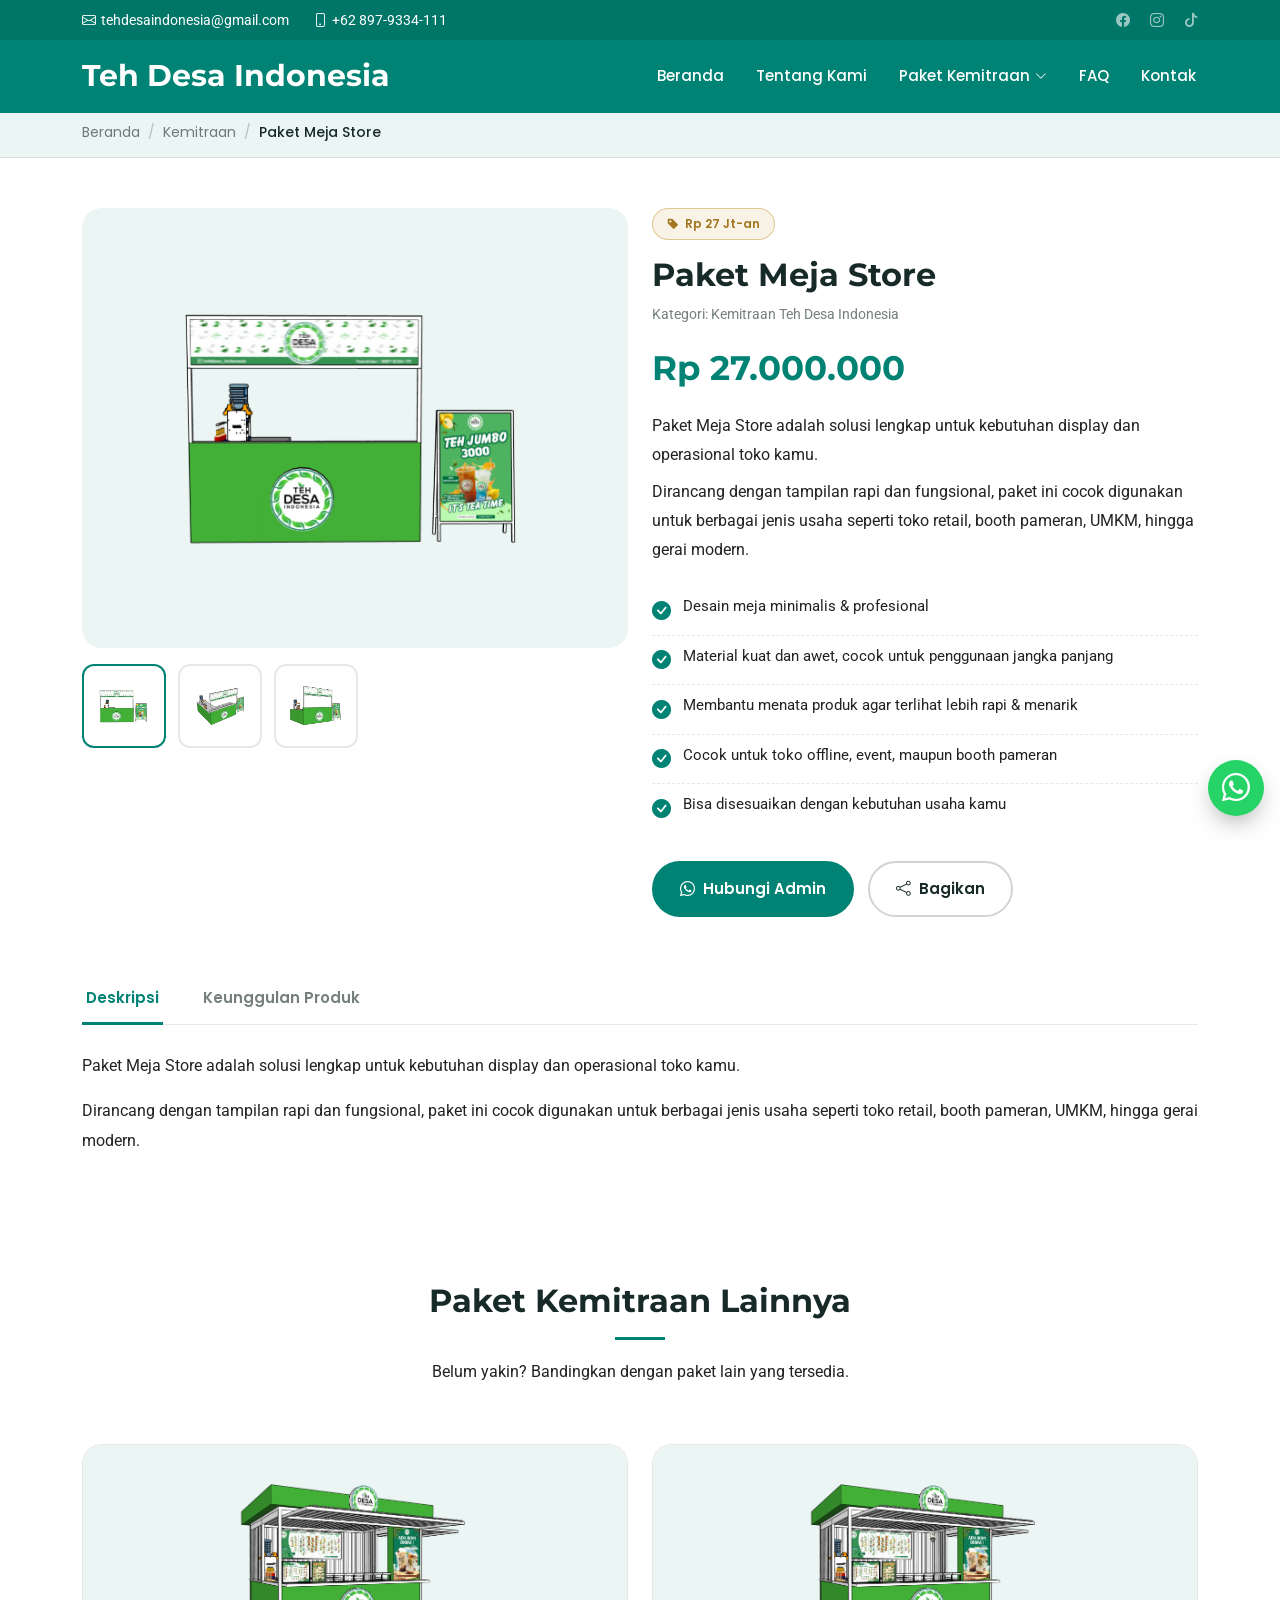
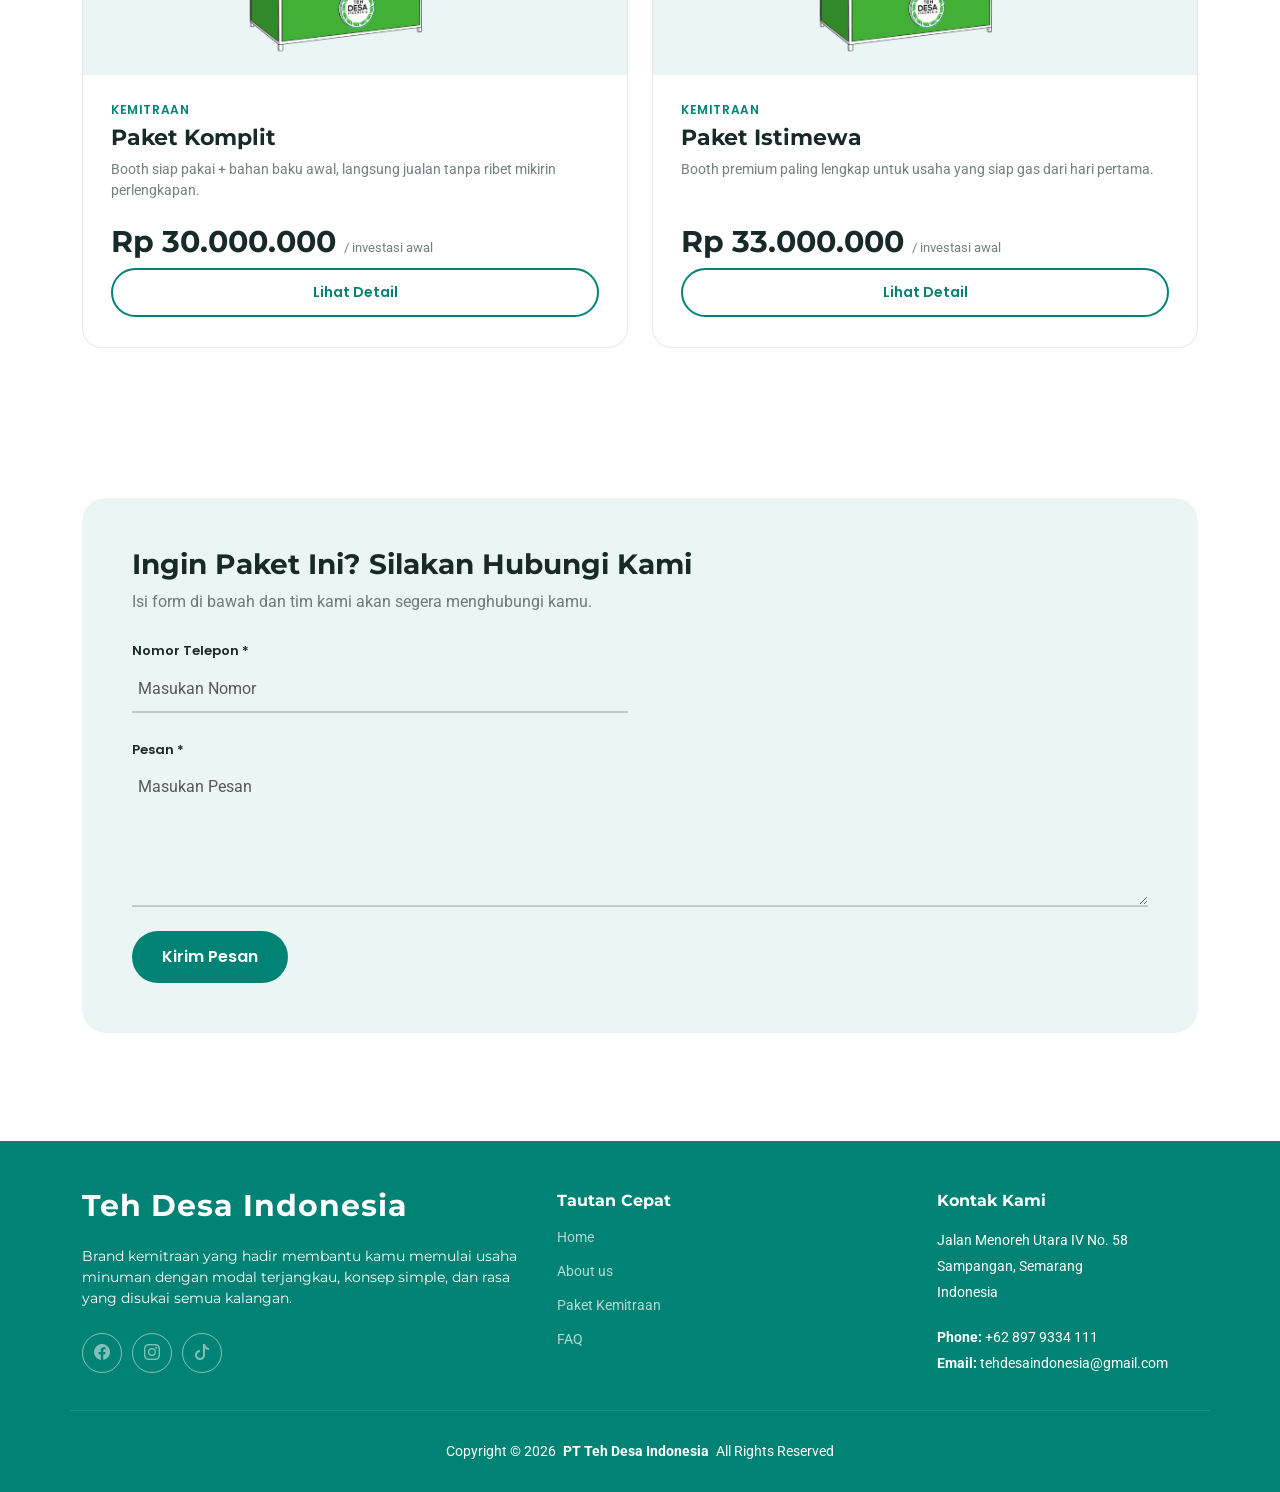
<file: kemitraan/mejastore/index.html>
<!DOCTYPE html>
<html lang="id">

<head>
  <meta charset="utf-8">
  <meta content="width=device-width, initial-scale=1.0" name="viewport">
  <title>Paket Meja Store | TEH DESA INDONESIA</title>
  <meta name="description" content="Solusi meja display siap pakai untuk toko, booth, atau gerai yang sudah berjalan.">
  <meta name="keywords" content="franchise es teh, kemitraan es teh, Teh Desa Indonesia, paket meja store">
  <meta property="og:title" content="Paket Meja Store | TEH DESA INDONESIA">
  <meta property="og:description" content="Solusi meja display siap pakai untuk toko, booth, atau gerai yang sudah berjalan.">
  <meta property="og:url" content="https://tehdesaindonesia.github.io/kemitraan/mejastore/">
  <meta property="og:type" content="website">
  <meta property="og:image" content="https://tehdesaindonesia.github.io/assets/img/LOGO_1.png">

  <link href="../../assets/img/LOGO_1.png" rel="icon">

  <link href="https://fonts.googleapis.com" rel="preconnect">
  <link href="https://fonts.gstatic.com" rel="preconnect" crossorigin>
  <link href="https://fonts.googleapis.com/css2?family=Roboto:ital,wght@0,100;0,300;0,400;0,500;0,700;0,900;1,100;1,300;1,400;1,500;1,700;1,900&family=Montserrat:ital,wght@0,100;0,200;0,300;0,400;0,500;0,600;0,700;0,800;0,900;1,100;1,200;1,300;1,400;1,500;1,600;1,700;1,800;1,900&family=Poppins:ital,wght@0,100;0,200;0,300;0,400;0,500;0,600;0,700;0,800;0,900;1,100;1,200;1,300;1,400;1,500;1,600;1,700;1,800;1,900&display=swap" rel="stylesheet">

  <link href="../../assets/vendor/bootstrap/css/bootstrap.min.css" rel="stylesheet">
  <link href="../../assets/vendor/bootstrap-icons/bootstrap-icons.css" rel="stylesheet">
  <link href="../../assets/vendor/aos/aos.css" rel="stylesheet">

  <link href="../../assets/css/main.css" rel="stylesheet">
  <link href="../../assets/css/kemitraan.css" rel="stylesheet">
</head>

<body class="kemitraan-page">

  <header id="header" class="header fixed-top">

    <div class="topbar d-flex align-items-center">
      <div class="container d-flex justify-content-center justify-content-md-between">
        <div class="contact-info d-flex align-items-center">
          <i class="bi bi-envelope d-flex align-items-center"><a href="mailto:tehdesaindonesia@gmail.com">tehdesaindonesia@gmail.com</a></i>
          <i class="bi bi-phone d-flex align-items-center ms-4"><span>+62 897-9334-111</span></i>
        </div>
        <div class="social-links d-none d-md-flex align-items-center">
          <a href="https://www.facebook.com/tehdesa_indonesia/" class="facebook"><i class="bi bi-facebook"></i></a>
          <a href="https://www.instagram.com/tehdesa_indonesia/" class="instagram"><i class="bi bi-instagram"></i></a>
          <a href="https://www.tiktok.com/@tehdesa_indonesia/" class="linkedin"><i class="bi bi-tiktok"></i></a>
        </div>
      </div>
    </div>

    <div class="branding d-flex align-items-cente">
      <div class="container position-relative d-flex align-items-center justify-content-between">
        <a href="../../index.html" class="logo d-flex align-items-center">
          <h1 class="sitename">Teh Desa Indonesia</h1>
          <span>.</span>
        </a>

        <nav id="navmenu" class="navmenu">
          <ul>
            <li><a href="../../index.html">Beranda</a></li>
            <li><a href="../../index.html#about">Tentang Kami</a></li>
            <li class="dropdown"><a href="../"><span>Paket Kemitraan</span> <i class="bi bi-chevron-down toggle-dropdown"></i></a>
              <ul>
                <li><a href="./" class="active">Paket Meja Store</a></li>
                <li><a href="../komplit/">Paket Komplit</a></li>
                <li><a href="../istimewa/">Paket Istimewa</a></li>
              </ul>
            </li>
            <li><a href="../#faq">FAQ</a></li>
            <li><a href="../../index.html#contact">Kontak</a></li>
          </ul>
          <i class="mobile-nav-toggle d-xl-none bi bi-list"></i>
        </nav>
      </div>
    </div>

  </header>

  <main class="main">

    <!-- Breadcrumb -->
    <nav class="km-breadcrumb" style="margin-top: 108px;">
      <div class="container">
        <ol>
          <li><a href="../../index.html">Beranda</a></li>
          <li><a href="../">Kemitraan</a></li>
          <li>Paket Meja Store</li>
        </ol>
      </div>
    </nav>

    <!-- Product Detail -->
    <section class="pdp-section">
      <div class="container">
        <div class="row gy-5">

          <div class="col-lg-6" data-aos="fade-up">
            <div class="pdp-gallery">
              <div class="main-image">
                <img src="../img/paket/meja1.png" id="pdp-main-img" alt="Paket Meja Store">
              </div>
              <div class="thumb-row">
                <button type="button" class="active" onclick="pdpSwap(this, '../img/paket/meja1.png')"><img src="../img/paket/meja1.png" alt="Tampak 1"></button>
                <button type="button" onclick="pdpSwap(this, '../img/paket/meja2.png')"><img src="../img/paket/meja2.png" alt="Tampak 2"></button>
                <button type="button" onclick="pdpSwap(this, '../img/paket/meja3.png')"><img src="../img/paket/meja3.png" alt="Tampak 3"></button>
              </div>
            </div>
          </div>

          <div class="col-lg-6" data-aos="fade-up" data-aos-delay="100">
            <div class="pdp-info">
              <span class="badge-pill"><i class="bi bi-tag-fill"></i> Rp 27 Jt-an</span>
              <h1>Paket Meja Store</h1>
              <p class="pdp-category">Kategori: Kemitraan Teh Desa Indonesia</p>
              <div class="pdp-price">Rp 27.000.000</div>
              <p class="pdp-desc">Paket Meja Store adalah solusi lengkap untuk kebutuhan display dan operasional toko kamu.</p>
              <p class="pdp-desc" style="margin-top: -14px;">Dirancang dengan tampilan rapi dan fungsional, paket ini cocok digunakan untuk berbagai jenis usaha seperti toko retail, booth pameran, UMKM, hingga gerai modern.</p>

              <ul class="feature-list">
                <li><i class="bi bi-check-circle-fill"></i> Desain meja minimalis &amp; profesional</li>
                <li><i class="bi bi-check-circle-fill"></i> Material kuat dan awet, cocok untuk penggunaan jangka panjang</li>
                <li><i class="bi bi-check-circle-fill"></i> Membantu menata produk agar terlihat lebih rapi &amp; menarik</li>
                <li><i class="bi bi-check-circle-fill"></i> Cocok untuk toko offline, event, maupun booth pameran</li>
                <li><i class="bi bi-check-circle-fill"></i> Bisa disesuaikan dengan kebutuhan usaha kamu</li>
              </ul>

              <div class="cta-row">
                <a href="https://wa.link/5n7gk8" class="btn-shop-primary"><i class="bi bi-whatsapp"></i> Hubungi Admin</a>
                <a href="#" class="btn-shop-outline" onclick="shareWhatsApp(); return false;"><i class="bi bi-share"></i> Bagikan</a>
              </div>
            </div>
          </div>

        </div>

        <div class="row mt-5" data-aos="fade-up">
          <div class="col-12 pdp-tabs">
            <ul class="nav nav-tabs" role="tablist">
              <li class="nav-item" role="presentation">
                <button class="nav-link active" data-bs-toggle="tab" data-bs-target="#tab-deskripsi" type="button" role="tab">Deskripsi</button>
              </li>
              <li class="nav-item" role="presentation">
                <button class="nav-link" data-bs-toggle="tab" data-bs-target="#tab-keunggulan" type="button" role="tab">Keunggulan Produk</button>
              </li>
            </ul>
            <div class="tab-content">
              <div class="tab-pane fade show active" id="tab-deskripsi" role="tabpanel">
                <p>Paket Meja Store adalah solusi lengkap untuk kebutuhan display dan operasional toko kamu.</p>
                <p>Dirancang dengan tampilan rapi dan fungsional, paket ini cocok digunakan untuk berbagai jenis usaha seperti toko retail, booth pameran, UMKM, hingga gerai modern.</p>
              </div>
              <div class="tab-pane fade" id="tab-keunggulan" role="tabpanel">
                <ul>
                <li><i class="bi bi-check-circle-fill"></i> Desain meja minimalis &amp; profesional</li>
                <li><i class="bi bi-check-circle-fill"></i> Material kuat dan awet, cocok untuk penggunaan jangka panjang</li>
                <li><i class="bi bi-check-circle-fill"></i> Membantu menata produk agar terlihat lebih rapi &amp; menarik</li>
                <li><i class="bi bi-check-circle-fill"></i> Cocok untuk toko offline, event, maupun booth pameran</li>
                <li><i class="bi bi-check-circle-fill"></i> Bisa disesuaikan dengan kebutuhan usaha kamu</li>
                </ul>
              </div>
            </div>
          </div>
        </div>
      </div>
    </section>

    <!-- Related Packages -->
    <section class="related-section">
      <div class="container">
        <div class="section-title text-center" data-aos="fade-up">
          <h2>Paket Kemitraan Lainnya</h2>
          <p>Belum yakin? Bandingkan dengan paket lain yang tersedia.</p>
        </div>
        <div class="row g-4" data-aos="fade-up" data-aos-delay="100">
          <div class="col-md-6">
            <div class="package-card">
              <div class="card-media">
                <img src="../img/paket/komplit1.png" alt="Paket Komplit">
              </div>
              <div class="card-body">
                <span class="card-eyebrow">Kemitraan</span>
                <h3>Paket Komplit</h3>
                <p class="tagline">Booth siap pakai + bahan baku awal, langsung jualan tanpa ribet mikirin perlengkapan.</p>
                <div class="price">Rp 30.000.000 <span>/ investasi awal</span></div>
                <div class="card-actions">
                  <a href="../komplit/" class="btn-detail">Lihat Detail</a>
                </div>
              </div>
            </div>
          </div>
          <div class="col-md-6">
            <div class="package-card">
              <div class="card-media">
                <img src="../img/paket/istimewa1.png" alt="Paket Istimewa">
              </div>
              <div class="card-body">
                <span class="card-eyebrow">Kemitraan</span>
                <h3>Paket Istimewa</h3>
                <p class="tagline">Booth premium paling lengkap untuk usaha yang siap gas dari hari pertama.</p>
                <div class="price">Rp 33.000.000 <span>/ investasi awal</span></div>
                <div class="card-actions">
                  <a href="../istimewa/" class="btn-detail">Lihat Detail</a>
                </div>
              </div>
            </div>
          </div>
        </div>
      </div>
    </section>

    <!-- Inquiry Form -->
    <section class="container mb-5" data-aos="fade-up">
      <div class="pdp-inquiry">
        <h3 class="fw-bold mb-2" style="font-family: var(--heading-font); color: var(--heading-color);">Ingin Paket Ini? Silakan Hubungi Kami</h3>
        <p class="mb-4" style="color: var(--ink-soft);">Isi form di bawah dan tim kami akan segera menghubungi kamu.</p>
        <form action="https://formspree.io/f/xpwloqzj" method="POST">
          <div class="row g-4">
            <div class="col-lg-6">
              <label for="phone-mejastore">Nomor Telepon *</label>
              <input type="text" class="form-control" id="phone-mejastore" name="text" placeholder="Masukan Nomor" required>
            </div>
            <div class="col-lg-12">
              <label for="message-mejastore">Pesan *</label>
              <textarea class="form-control" id="message-mejastore" name="message" rows="5" placeholder="Masukan Pesan" required></textarea>
            </div>
            <div class="col-lg-12">
              <button type="submit">Kirim Pesan</button>
            </div>
          </div>
        </form>
      </div>
    </section>

  </main>

  <footer id="footer" class="footer accent-background">

    <div class="container footer-top">
      <div class="row gy-4">
        <div class="col-lg-5 col-md-12 footer-about">
          <a href="../../index.html" class="logo d-flex align-items-center">
            <span class="sitename">Teh Desa Indonesia</span>
          </a>
          <p>Brand kemitraan yang hadir membantu kamu memulai usaha minuman dengan modal terjangkau, konsep simple, dan rasa yang disukai semua kalangan.</p>
          <div class="social-links d-flex mt-4">
            <a href="https://www.facebook.com/tehdesa_indonesia/"><i class="bi bi-facebook"></i></a>
            <a href="https://www.instagram.com/tehdesa_indonesia/"><i class="bi bi-instagram"></i></a>
            <a href="https://www.tiktok.com/@tehdesa_indonesia/"><i class="bi bi-tiktok"></i></a>
          </div>
        </div>

        <div class="col-lg-2 col-6 footer-links">
          <h4>Tautan Cepat</h4>
          <ul>
            <li><a href="../../index.html">Home</a></li>
            <li><a href="../../index.html#about">About us</a></li>
            <li><a href="../">Paket Kemitraan</a></li>
            <li><a href="../#faq">FAQ</a></li>
          </ul>
        </div>

        <div class="col-lg-2 col-6 footer-links"></div>

        <div class="col-lg-3 col-md-12 footer-contact text-center text-md-start">
          <h4>Kontak Kami</h4>
          <p>Jalan Menoreh Utara IV No. 58</p>
          <p>Sampangan, Semarang</p>
          <p>Indonesia</p>
          <p class="mt-4"><strong>Phone:</strong> <span>+62 897 9334 111</span></p>
          <p><strong>Email:</strong> <span>tehdesaindonesia@gmail.com</span></p>
        </div>
      </div>
    </div>

    <div class="container copyright text-center mt-4">
      <p>
        Copyright © <span id="year"></span>
        <strong class="px-1 sitename">PT Teh Desa Indonesia</strong>
        <span>All Rights Reserved</span>
      </p>
    </div>

  </footer>

  <a href="https://wa.me/628979334111" class="wa-float" aria-label="Chat WhatsApp"><i class="bi bi-whatsapp"></i></a>

  <a href="#" id="scroll-top" class="scroll-top d-flex align-items-center justify-content-center"><i class="bi bi-arrow-up-short"></i></a>

  <!-- Mobile sticky CTA -->
  <div class="mobile-cta-bar">
    <div class="price">Rp 27.000.000 <span>Investasi awal</span></div>
    <a href="https://wa.link/5n7gk8"><i class="bi bi-whatsapp"></i> Hubungi Admin</a>
  </div>

  <div id="preloader"></div>

  <script src="../../assets/vendor/bootstrap/js/bootstrap.bundle.min.js"></script>
  <script src="../../assets/vendor/aos/aos.js"></script>
  <script src="../../assets/vendor/glightbox/js/glightbox.min.js"></script>
  <script src="../../assets/vendor/swiper/swiper-bundle.min.js"></script>
  <script src="../../assets/vendor/purecounter/purecounter_vanilla.js"></script>
  <script>
    document.getElementById("year").textContent = new Date().getFullYear();

    function pdpSwap(btn, src) {
      document.getElementById('pdp-main-img').src = src;
      document.querySelectorAll('.pdp-gallery .thumb-row button').forEach(function (b) { b.classList.remove('active'); });
      btn.classList.add('active');
    }

    function shareWhatsApp() {
      const url = window.location.href;
      const text = "Temukan Paket Kemitraan Meja Store mulai dari 27 Jt-an!. Dapatkan Sekarang Juga di Teh Desa Indonesia";
      const waLink = "https://wa.me/?text=" + encodeURIComponent(text + " " + url);
      window.open(waLink, "_blank");
    }
  </script>

  <script type="text/javascript">
    var Tawk_API = Tawk_API || {}, Tawk_LoadStart = new Date();
    (function () {
      var s1 = document.createElement("script"), s0 = document.getElementsByTagName("script")[0];
      s1.async = true;
      s1.src = 'https://embed.tawk.to/6906c8547f504c194e1a1943/1j917t36h';
      s1.charset = 'UTF-8';
      s1.setAttribute('crossorigin', '*');
      s0.parentNode.insertBefore(s1, s0);
    })();
  </script>

  <script src="../../assets/js/main.js"></script>
</body>

</html>
</file>
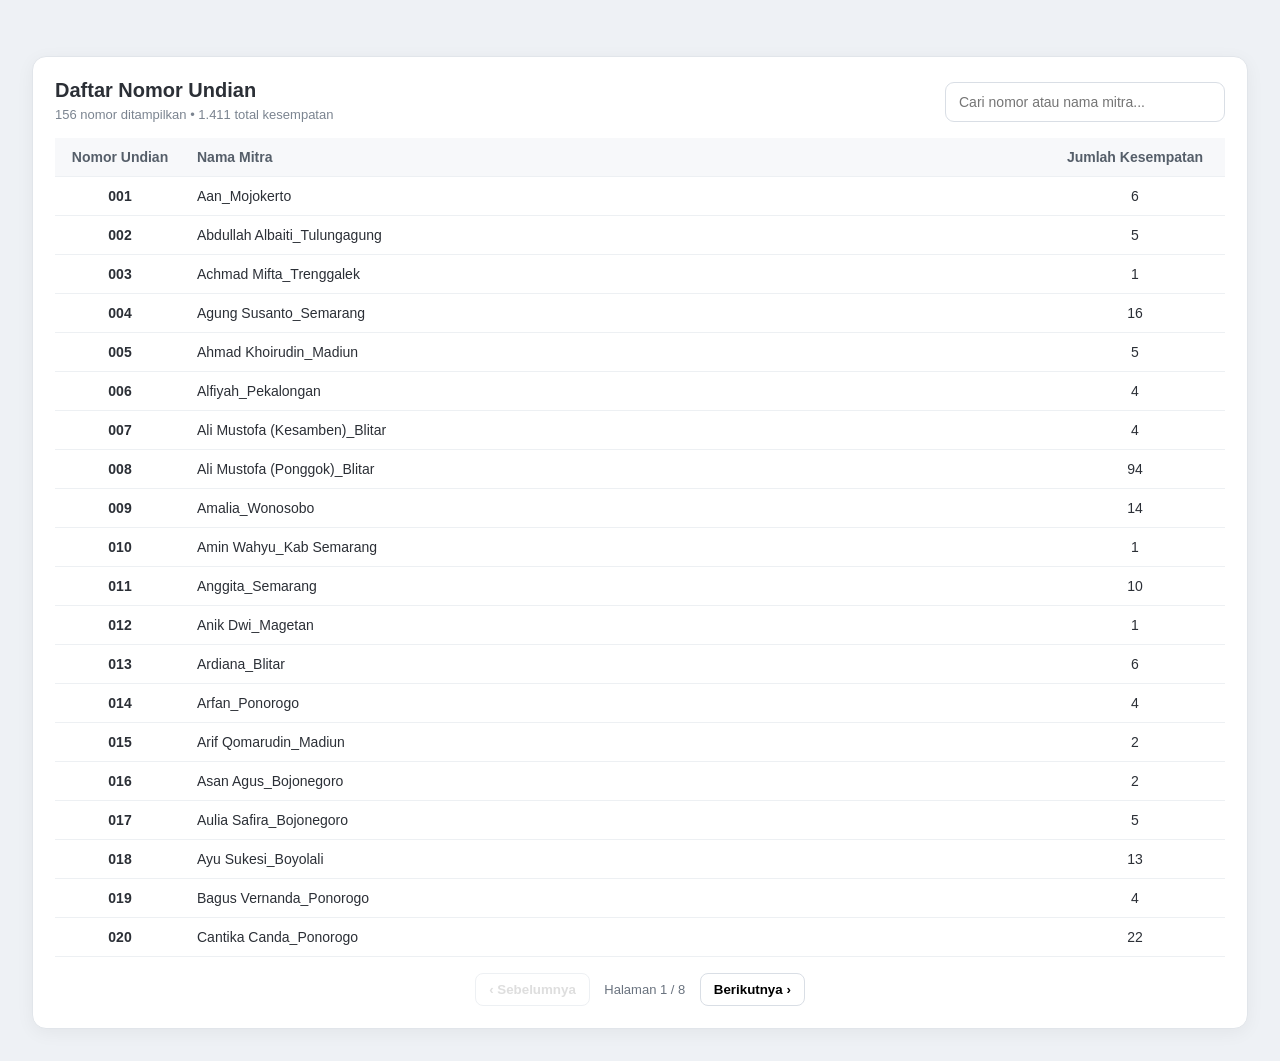
<file: daftar_mitra.html>
<!DOCTYPE html>
<html lang="id">
<head>
<meta charset="UTF-8">
<meta name="viewport" content="width=device-width, initial-scale=1.0">
<title>Undian Angka Peserta</title>
<style>
  :root{
    --blue: #2c9701;
    --blue-dark: #2c9701;
    --bg: #eef1f5;
    --card: #ffffff;
    --border: #e1e5ea;
    --text: #2b2f36;
    --text-muted: #6b7280;
  }
  *{box-sizing:border-box;}
  body{
    margin:0;
    font-family: "Segoe UI", "Helvetica Neue", Arial, sans-serif;
    background:var(--bg);
    color:var(--text);
    padding:32px;
    min-height:100vh;
  }
  .layout{
    display:grid;
    grid-template-columns: 420px 1fr;
    gap:24px;
    max-width:1400px;
    margin:0 auto;
  }
  .card{
    background:var(--card);
    border:1px solid var(--border);
    border-radius:14px;
    box-shadow: 0 2px 10px rgba(20,30,60,0.06);
  }

  /* LEFT PANEL */
  .panel-left{
    padding:20px;
    align-self:start;
  }
  .header-bar{
    background:var(--blue);
    color:#fff;
    font-weight:700;
    font-size:17px;
    text-align:center;
    padding:14px 16px;
    border-radius:10px;
    margin-bottom:24px;
    letter-spacing:0.2px;
  }
  .field-row{
    display:flex;
    gap:16px;
    margin-bottom:8px;
  }
  .field{
    flex:1;
  }
  .field label{
    display:block;
    font-size:13px;
    font-weight:600;
    color:#4b5563;
    margin-bottom:8px;
  }
  .range-wrap{
    display:flex;
    align-items:center;
    gap:10px;
  }
  input[type="number"]{
    width:100%;
    padding:11px 12px;
    border:1px solid #d6dbe3;
    border-radius:8px;
    font-size:15px;
    color:var(--text);
    outline:none;
    transition:border-color .15s;
  }
  input[type="number"]:focus{
    border-color:var(--blue);
  }
  .tilde{
    color:#9aa1ab;
    font-size:15px;
    padding-top:22px;
  }
  .spacer{height:40px;}
  .btn{
    width:100%;
    padding:13px 16px;
    border-radius:9px;
    border:none;
    font-size:15px;
    font-weight:700;
    cursor:pointer;
    display:flex;
    align-items:center;
    justify-content:center;
    gap:8px;
    transition: filter .15s, opacity .15s;
  }
  .btn:active{filter:brightness(0.93);}
  .btn-primary{
    background:var(--blue);
    color:#fff;
    margin-bottom:10px;
  }
  .btn-primary:disabled{
    opacity:0.65;
    cursor:not-allowed;
  }
  .btn-secondary{
    background:#fff;
    color:#374151;
    border:1px solid #d6dbe3;
  }
  .btn-secondary:hover{ background:#f7f8fa; }
  .btn-small{
    padding:8px 14px;
    font-size:13px;
    width:auto;
  }
  .icon{ display:inline-flex; }

  .error-msg{
    color:#d93025;
    font-size:12.5px;
    margin:-2px 0 14px 2px;
    min-height:16px;
  }

  /* RIGHT PANEL */
  .panel-right{
    min-height:520px;
    display:flex;
    align-items:center;
    justify-content:center;
    padding:40px;
    position:relative;
  }
  .result-wrap{
    text-align:center;
  }
  .result-label{
    color:var(--text-muted);
    font-size:16px;
    margin-bottom:18px;
  }
  .result-number{
    font-size:150px;
    font-weight:800;
    color:var(--blue);
    line-height:1;
    letter-spacing:2px;
    min-height:150px;
    font-variant-numeric: tabular-nums;
  }
  .result-number.placeholder{
    color:#d3d8e0;
    font-size:80px;
  }
  .result-number.rolling{
    color:var(--blue-dark);
  }
  .result-sub{
    margin-top:18px;
    font-size:14px;
    color:var(--text-muted);
    min-height:20px;
  }

  /* BOTTOM PANEL */
  .panel-bottom{
    grid-column: 1 / -1;
    padding:22px 24px;
    margin-top:0;
  }
  .bottom-head{
    display:flex;
    align-items:center;
    justify-content:space-between;
    margin-bottom:16px;
  }
  .bottom-head .count{
    font-size:15px;
    font-weight:600;
    color:#374151;
  }
  .chips{
    display:flex;
    flex-wrap:wrap;
    gap:10px;
    min-height:20px;
  }
  .chip{
    display:flex;
    align-items:center;
    gap:8px;
    background:#f1f6fe;
    border:1px solid #d6e6fd;
    color:#2c9701;
    font-weight:600;
    font-size:14px;
    padding:7px 10px 7px 14px;
    border-radius:20px;
  }
  .chip button{
    border:none;
    background:transparent;
    cursor:pointer;
    color:#8794a8;
    font-size:14px;
    line-height:1;
    padding:2px;
    display:flex;
  }
  .chip button:hover{ color:#d93025; }
  .empty-note{
    color:#9aa1ab;
    font-size:13.5px;
  }

  @media (max-width: 880px){
    .layout{ grid-template-columns: 1fr; }
    .result-number{ font-size:100px; }
  }

  /* CONFETTI */
  .confetti-layer{
    position:fixed;
    bottom:0;
    width:10px;
    height:10px;
    pointer-events:none;
    z-index:999;
    overflow:visible;
  }
  #confettiLeft{ left:0; }
  #confettiRight{ right:0; }
  .confetti-piece{
    position:absolute;
    left:0;
    bottom:0;
    opacity:1;
    border-radius:2px;
    animation-name: confetti-burst;
    animation-timing-function: cubic-bezier(.15,.7,.3,1);
    animation-fill-mode: forwards;
  }
  @keyframes confetti-burst{
    0%{
      transform: translate(0,0) rotate(0deg);
      opacity:1;
    }
    75%{
      opacity:1;
    }
    100%{
      transform: translate(var(--dx), var(--dy)) rotate(var(--rot));
      opacity:0;
    }
  }

  /* ===== DAFTAR NOMOR UNDIAN ===== */
  .participant-card{margin-top:24px;background:#fff;border:1px solid var(--border);border-radius:14px;padding:22px;box-shadow:0 4px 18px rgba(0,0,0,.05)}
  .participant-head{display:flex;align-items:flex-end;justify-content:space-between;gap:16px;flex-wrap:wrap;margin-bottom:16px}
  .participant-head h2{margin:0;font-size:20px;color:var(--text)}
  .participant-head p{margin:5px 0 0;color:#7b8490;font-size:13px}
  .participant-search{width:280px;max-width:100%;padding:11px 13px;border:1px solid #d9dee5;border-radius:9px;font-size:14px;outline:none}
  .participant-search:focus{border-color:var(--blue)}
  .participant-table-wrap{overflow-x:auto}
  .participant-table{width:100%;border-collapse:collapse;min-width:620px}
  .participant-table th,.participant-table td{padding:11px 12px;border-bottom:1px solid #edf0f3;text-align:left;font-size:14px}
  .participant-table th{background:#f7f8fa;font-weight:700;color:#555e69}
  .participant-table th:first-child,.participant-table td:first-child{width:130px;text-align:center}
  .participant-table th:last-child,.participant-table td:last-child{width:180px;text-align:center}
  .participant-table tbody tr:hover{background:#fafbfc}
  .participant-empty{text-align:center!important;color:#8a929d;padding:28px!important}
  .participant-pagination{display:flex;align-items:center;justify-content:center;gap:10px;margin-top:16px}
  .participant-pagination button{border:1px solid #d9dee5;background:#fff;border-radius:8px;padding:8px 13px;cursor:pointer;font-weight:600}
  .participant-pagination button:disabled{opacity:.45;cursor:not-allowed}
  .participant-page-info{font-size:13px;color:#69727e;min-width:90px;text-align:center}
  @media(max-width:600px){.participant-card{padding:16px}.participant-head h2{font-size:18px}.participant-search{width:100%}}
</style>
</head>
<body>

<div class="layout">
</div>


<div class="confetti-layer" id="confettiLeft"></div>
<div class="confetti-layer" id="confettiRight"></div>


<section class="participant-card" id="participantListCard">
  <div class="participant-head">
    <div>
      <h2>Daftar Nomor Undian</h2>
      <p id="participantSummary">Memuat data...</p>
    </div>
    <input class="participant-search" id="participantSearch" type="search" placeholder="Cari nomor atau nama mitra..." autocomplete="off">
  </div>
  <div class="participant-table-wrap">
    <table class="participant-table">
      <thead><tr><th>Nomor Undian</th><th>Nama Mitra</th><th>Jumlah Kesempatan</th></tr></thead>
      <tbody id="participantTableBody"></tbody>
    </table>
  </div>
  <div class="participant-pagination">
    <button type="button" id="participantPrev">‹ Sebelumnya</button>
    <span class="participant-page-info" id="participantPageInfo">Halaman 1 / 8</span>
    <button type="button" id="participantNext">Berikutnya ›</button>
  </div>
</section>

<script>
const participantData = [{"nomor":"001","nama":"Aan_Mojokerto","kesempatan":6},{"nomor":"002","nama":"Abdullah Albaiti_Tulungagung","kesempatan":5},{"nomor":"003","nama":"Achmad Mifta_Trenggalek","kesempatan":1},{"nomor":"004","nama":"Agung Susanto_Semarang","kesempatan":16},{"nomor":"005","nama":"Ahmad Khoirudin_Madiun","kesempatan":5},{"nomor":"006","nama":"Alfiyah_Pekalongan","kesempatan":4},{"nomor":"007","nama":"Ali Mustofa (Kesamben)_Blitar","kesempatan":4},{"nomor":"008","nama":"Ali Mustofa (Ponggok)_Blitar","kesempatan":94},{"nomor":"009","nama":"Amalia_Wonosobo","kesempatan":14},{"nomor":"010","nama":"Amin Wahyu_Kab Semarang","kesempatan":1},{"nomor":"011","nama":"Anggita_Semarang","kesempatan":10},{"nomor":"012","nama":"Anik Dwi_Magetan","kesempatan":1},{"nomor":"013","nama":"Ardiana_Blitar","kesempatan":6},{"nomor":"014","nama":"Arfan_Ponorogo","kesempatan":4},{"nomor":"015","nama":"Arif Qomarudin_Madiun","kesempatan":2},{"nomor":"016","nama":"Asan Agus_Bojonegoro","kesempatan":2},{"nomor":"017","nama":"Aulia Safira_Bojonegoro","kesempatan":5},{"nomor":"018","nama":"Ayu Sukesi_Boyolali","kesempatan":13},{"nomor":"019","nama":"Bagus Vernanda_Ponorogo","kesempatan":4},{"nomor":"020","nama":"Cantika Canda_Ponorogo","kesempatan":22},{"nomor":"021","nama":"Cholix_Semarang","kesempatan":11},{"nomor":"022","nama":"Dadang_Madiun","kesempatan":4},{"nomor":"023","nama":"Danu_Batang","kesempatan":1},{"nomor":"024","nama":"Dedy_Mojokerto","kesempatan":3},{"nomor":"025","nama":"Deny_Ponorogo","kesempatan":2},{"nomor":"026","nama":"Desi Priani_Blitar","kesempatan":15},{"nomor":"027","nama":"Dewi Novitasari_Ponorogo","kesempatan":17},{"nomor":"028","nama":"Dian Nur Avita_Bojonegoro","kesempatan":3},{"nomor":"029","nama":"Dian Rusma_Pekalongan","kesempatan":3},{"nomor":"030","nama":"Didik Hadianto_Kediri","kesempatan":8},{"nomor":"031","nama":"Didik_Ponorogo","kesempatan":24},{"nomor":"032","nama":"Diki Noviadi_Lamongan","kesempatan":7},{"nomor":"033","nama":"Dimas_Tegal","kesempatan":7},{"nomor":"034","nama":"Duwi Ekowati_Madiun","kesempatan":1},{"nomor":"035","nama":"Dwi Santosa_Madiun","kesempatan":14},{"nomor":"036","nama":"Edy_Bojonegoro","kesempatan":5},{"nomor":"037","nama":"Eka Aldriana_Yogyakarta","kesempatan":1},{"nomor":"038","nama":"Eka S_Malang","kesempatan":23},{"nomor":"039","nama":"Eko Sarwanto_Kebumen","kesempatan":6},{"nomor":"040","nama":"Ellisa_Ngawi","kesempatan":8},{"nomor":"041","nama":"Elsa Kurnia_Kediri","kesempatan":7},{"nomor":"042","nama":"Endah_Kudus","kesempatan":2},{"nomor":"043","nama":"Endyk_Kendal","kesempatan":5},{"nomor":"044","nama":"Erinda_Blitar","kesempatan":4},{"nomor":"045","nama":"Erna_Gresik","kesempatan":4},{"nomor":"046","nama":"Fadhek_Blitar","kesempatan":2},{"nomor":"047","nama":"Faizun_Tegal","kesempatan":12},{"nomor":"048","nama":"Faradella_Gresik","kesempatan":23},{"nomor":"049","nama":"Faris Firmansyah_Malang","kesempatan":7},{"nomor":"050","nama":"Fathal Hilmi_Madiun","kesempatan":3},{"nomor":"051","nama":"Fatkhatur_Pekalongan","kesempatan":11},{"nomor":"052","nama":"Fauzan_Tulungagung","kesempatan":11},{"nomor":"053","nama":"Fifi_Lamongan","kesempatan":7},{"nomor":"054","nama":"Fika Puasari_Kediri","kesempatan":2},{"nomor":"055","nama":"Fike_Malang","kesempatan":3},{"nomor":"056","nama":"Firdatuszahra_Pamekasan","kesempatan":13},{"nomor":"057","nama":"Fitri Wulandari_Blitar","kesempatan":15},{"nomor":"058","nama":"Fitriani_Magelang","kesempatan":40},{"nomor":"059","nama":"Fuji_Magetan","kesempatan":16},{"nomor":"060","nama":"Galih_Batang","kesempatan":7},{"nomor":"061","nama":"Gati Dyah_Lamongan","kesempatan":3},{"nomor":"062","nama":"Gayatri_Sukoharjo","kesempatan":2},{"nomor":"063","nama":"Ghafar_Magelang","kesempatan":2},{"nomor":"064","nama":"Gun Kunwati_Magelang","kesempatan":14},{"nomor":"065","nama":"Haris_Temanggung","kesempatan":11},{"nomor":"066","nama":"Hasin Abdullah_Pamekasan","kesempatan":4},{"nomor":"067","nama":"Hernanda Yolan_Jombang","kesempatan":4},{"nomor":"068","nama":"Ida Purniawati_Jakarta","kesempatan":5},{"nomor":"069","nama":"Ifa_Blitar","kesempatan":7},{"nomor":"070","nama":"Ilham Esa_Kediri","kesempatan":1},{"nomor":"071","nama":"Imam_Madiun","kesempatan":1},{"nomor":"072","nama":"Imam_Semarang","kesempatan":2},{"nomor":"073","nama":"Inayatul_Mojokerto","kesempatan":12},{"nomor":"074","nama":"Indah Lestari_Malang","kesempatan":7},{"nomor":"075","nama":"Indarsih_Blitar","kesempatan":1},{"nomor":"076","nama":"Intan Kartika_Semarang","kesempatan":1},{"nomor":"077","nama":"Isma_Magelang","kesempatan":23},{"nomor":"078","nama":"Ita_Malang","kesempatan":3},{"nomor":"079","nama":"Itqon Faiz_Salatiga","kesempatan":4},{"nomor":"080","nama":"Jarwanto_Blitar","kesempatan":5},{"nomor":"081","nama":"Kanti Rahayu_Jombang","kesempatan":8},{"nomor":"082","nama":"Khoirul Anam_Jombang","kesempatan":26},{"nomor":"083","nama":"Laila Fitriana_Bojonegoro","kesempatan":5},{"nomor":"084","nama":"Laila Nur Afifah_Tuban","kesempatan":1},{"nomor":"085","nama":"Lia_Kediri","kesempatan":1},{"nomor":"086","nama":"Lina_Pekalongan","kesempatan":6},{"nomor":"087","nama":"Lynda Dewi_Mojokerto","kesempatan":16},{"nomor":"088","nama":"Marcela Dwi_Blitar","kesempatan":19},{"nomor":"089","nama":"Maulidia Rohmatul_Blitar","kesempatan":15},{"nomor":"090","nama":"Maya Dwi Yasica_Blitar","kesempatan":113},{"nomor":"091","nama":"Misbahul_Kediri","kesempatan":10},{"nomor":"092","nama":"Musnaeni_Pemalang","kesempatan":6},{"nomor":"093","nama":"Nancy_Semarang","kesempatan":40},{"nomor":"094","nama":"Naning Farida_Mojokerto","kesempatan":8},{"nomor":"095","nama":"Nina Nur_Jepara","kesempatan":1},{"nomor":"096","nama":"Ninda Silviani_Tegal","kesempatan":5},{"nomor":"097","nama":"Nining Triana_Mojokerto","kesempatan":2},{"nomor":"098","nama":"Nova_Tegal","kesempatan":6},{"nomor":"099","nama":"Nurhayati Shigeno_Kediri","kesempatan":7},{"nomor":"100","nama":"Nuriyana Bahari_Kuningan","kesempatan":3},{"nomor":"101","nama":"Nurul Fatonah_Surabaya","kesempatan":1},{"nomor":"102","nama":"Nurul Khomaryah_Grobogan","kesempatan":4},{"nomor":"103","nama":"Nurul Mudrikah (Azizah)_Malang","kesempatan":8},{"nomor":"104","nama":"Nurul Mudrikah (Azka)_Malang","kesempatan":11},{"nomor":"105","nama":"Nurul Mudrikah (Jefri)_Malang","kesempatan":6},{"nomor":"106","nama":"Nurul Mudrikah (Wina)_Malang","kesempatan":9},{"nomor":"107","nama":"Nurul Mudrikah (Zulva)_Malang","kesempatan":10},{"nomor":"108","nama":"Okky Arianto_Mojokerto","kesempatan":5},{"nomor":"109","nama":"Pandu Wisnu_Blitar","kesempatan":5},{"nomor":"110","nama":"Prio_Blitar","kesempatan":7},{"nomor":"111","nama":"Priyanti_Madiun","kesempatan":7},{"nomor":"112","nama":"Priyanto_Malang","kesempatan":7},{"nomor":"113","nama":"Putri Mayangsari_Batang","kesempatan":3},{"nomor":"114","nama":"Rafita_Magelang","kesempatan":4},{"nomor":"115","nama":"Rahajeng Mufida_Tulungagung","kesempatan":8},{"nomor":"116","nama":"Reynard_Semarang","kesempatan":2},{"nomor":"117","nama":"Rindang_Magetan","kesempatan":3},{"nomor":"118","nama":"Riyanti_Kab Semarang","kesempatan":1},{"nomor":"119","nama":"Rizal Aji_Magelang","kesempatan":30},{"nomor":"120","nama":"Rizky Faissa_Bandung Barat","kesempatan":5},{"nomor":"121","nama":"Rizky Nugroho_Trenggalek","kesempatan":4},{"nomor":"122","nama":"Romlah_Pasuruan","kesempatan":8},{"nomor":"123","nama":"Samikun_Ponorogo","kesempatan":4},{"nomor":"124","nama":"Sandra_Magetan","kesempatan":7},{"nomor":"125","nama":"Sandy Saputra_Kediri","kesempatan":6},{"nomor":"126","nama":"Santoso_Semarang","kesempatan":10},{"nomor":"127","nama":"Selviana_Tegal","kesempatan":2},{"nomor":"128","nama":"Septia Eka_Trenggalek","kesempatan":33},{"nomor":"129","nama":"Shella_Grobogan","kesempatan":7},{"nomor":"130","nama":"Shirley_Semarang","kesempatan":18},{"nomor":"131","nama":"Sifa Fauziah_Kediri","kesempatan":3},{"nomor":"132","nama":"Sindy_Tegal","kesempatan":4},{"nomor":"133","nama":"Siti Maryati_Magelang","kesempatan":4},{"nomor":"134","nama":"Sundari_Blitar","kesempatan":3},{"nomor":"135","nama":"Suwinarti_Tuban","kesempatan":9},{"nomor":"136","nama":"Syarif Hidayatullah_Semarang","kesempatan":7},{"nomor":"137","nama":"Taproji_Pemalang","kesempatan":4},{"nomor":"138","nama":"Tasya Selly_Ngawi","kesempatan":2},{"nomor":"139","nama":"Tatang_Bandung","kesempatan":9},{"nomor":"140","nama":"Tias_Tegal","kesempatan":31},{"nomor":"141","nama":"Tri Hakim_Magelang","kesempatan":2},{"nomor":"142","nama":"Tri_Ngawi","kesempatan":2},{"nomor":"143","nama":"Triana_Ponorogo","kesempatan":3},{"nomor":"144","nama":"Tyas Pangesti Aji_Sidoarjo","kesempatan":3},{"nomor":"145","nama":"Ufuq_Blitar","kesempatan":4},{"nomor":"146","nama":"Vinda_Kendal","kesempatan":4},{"nomor":"147","nama":"Wahyudi_Ponorogo","kesempatan":5},{"nomor":"148","nama":"Winardi_Ngawi","kesempatan":7},{"nomor":"149","nama":"Yaya_Semarang","kesempatan":8},{"nomor":"150","nama":"Yudi_Magetan","kesempatan":2},{"nomor":"151","nama":"Yuli_Mojokerto","kesempatan":8},{"nomor":"152","nama":"Yuliasih_Bojonegoro","kesempatan":4},{"nomor":"153","nama":"Yuliono_Blitar","kesempatan":21},{"nomor":"154","nama":"Yusi Intan_Kediri","kesempatan":27},{"nomor":"155","nama":"Yusron_Madiun","kesempatan":4},{"nomor":"156","nama":"Zelli Kusumaningrum_Trenggalek","kesempatan":10}];
const participantTableBody = document.getElementById('participantTableBody');
const participantSearch = document.getElementById('participantSearch');
const participantSummary = document.getElementById('participantSummary');
const participantPrev = document.getElementById('participantPrev');
const participantNext = document.getElementById('participantNext');
const participantPageInfo = document.getElementById('participantPageInfo');
let participantPage = 1;
const participantPageSize = 20;
function escapeParticipantHtml(value){
  return String(value).replace(/[&<>"']/g, function(ch){
    return {'&':'&amp;','<':'&lt;','>':'&gt;','\"':'&quot;',"'":'&#39;'}[ch];
  });
}
function renderParticipantTable(){
  const q=(participantSearch.value||'').trim().toLowerCase();
  const filtered=participantData.filter(item=>item.nomor.toLowerCase().includes(q)||item.nama.toLowerCase().includes(q));
  const totalPages=Math.max(1,Math.ceil(filtered.length/participantPageSize));
  if(participantPage>totalPages) participantPage=totalPages;
  const start=(participantPage-1)*participantPageSize;
  const pageRows=filtered.slice(start,start+participantPageSize);
  participantTableBody.innerHTML=pageRows.length ? pageRows.map(item=>'<tr><td><strong>'+item.nomor+'</strong></td><td>'+escapeParticipantHtml(item.nama)+'</td><td>'+item.kesempatan+'</td></tr>').join('') : '<tr><td colspan="3" class="participant-empty">Data tidak ditemukan.</td></tr>';
  const totalKesempatan=participantData.reduce((sum,item)=>sum+item.kesempatan,0);
  participantSummary.textContent=filtered.length+' nomor ditampilkan • '+totalKesempatan.toLocaleString('id-ID')+' total kesempatan';
  participantPageInfo.textContent='Halaman '+participantPage+' / '+totalPages;
  participantPrev.disabled=participantPage<=1;
  participantNext.disabled=participantPage>=totalPages;
}
participantSearch.addEventListener('input',function(){participantPage=1;renderParticipantTable();});
participantPrev.addEventListener('click',function(){if(participantPage>1){participantPage--;renderParticipantTable();}});
participantNext.addEventListener('click',function(){if(participantPage<Math.ceil(participantData.length/participantPageSize)){participantPage++;renderParticipantTable();}});
renderParticipantTable();

(function(){
  const confettiColors = ['#ff595e','#ffca3a','#8ac926','#1982c4','#6a4c93','#ff924c','#00b4d8'];
  const confettiLeft = document.getElementById('confettiLeft');
  const confettiRight = document.getElementById('confettiRight');

  function spawnConfettiPiece(container, side){
    const piece = document.createElement('div');
    piece.className = 'confetti-piece';

    const size = 6 + Math.random()*7;
    piece.style.width = size + 'px';
    piece.style.height = (size*0.45) + 'px';
    piece.style.background = confettiColors[Math.floor(Math.random()*confettiColors.length)];

    const spreadX = 150 + Math.random()*450;
    const dx = side === 'left' ? spreadX : -spreadX;
    const dy = -(200 + Math.random()*550);
    const rot = (Math.random()*720 - 360) + 'deg';
    piece.style.setProperty('--dx', dx + 'px');
    piece.style.setProperty('--dy', dy + 'px');
    piece.style.setProperty('--rot', rot);

    const duration = 900 + Math.random()*700;
    piece.style.animationDuration = duration + 'ms';

    container.appendChild(piece);
    setTimeout(() => piece.remove(), duration + 50);
  }

  function launchConfetti(){
    const totalPieces = 55;
    for(let i=0; i<totalPieces; i++){
      setTimeout(() => spawnConfettiPiece(confettiLeft, 'left'), Math.random()*350);
      setTimeout(() => spawnConfettiPiece(confettiRight, 'right'), Math.random()*350);
    }
  }

  const minInput = document.getElementById('minInput');
  const maxInput = document.getElementById('maxInput');
  const errorMsg = document.getElementById('errorMsg');
  const runBtn = document.getElementById('runBtn');
  const resetFormBtn = document.getElementById('resetFormBtn');
  const resetHistoryBtn = document.getElementById('resetHistoryBtn');
  const resultNumber = document.getElementById('resultNumber');
  const resultSub = document.getElementById('resultSub');
  const historyCount = document.getElementById('historyCount');
  const chipsWrap = document.getElementById('chipsWrap');
  const emptyNote = document.getElementById('emptyNote');

  let drawnNumbers = [];  
  let isRolling = false;

  const TOTAL_DURATION = 5000; 

  let audioCtx = null;
  function getCtx(){
    if(!audioCtx){
      audioCtx = new (window.AudioContext || window.webkitAudioContext)();
    }
    if(audioCtx.state === 'suspended'){ audioCtx.resume(); }
    return audioCtx;
  }

  function playDrumHit(volume){
    const ctx = getCtx();
    const bufferSize = ctx.sampleRate * 0.08;
    const buffer = ctx.createBuffer(1, bufferSize, ctx.sampleRate);
    const data = buffer.getChannelData(0);
    for(let i=0;i<bufferSize;i++){
      data[i] = (Math.random()*2 - 1) * Math.pow(1 - i/bufferSize, 2);
    }
    const noise = ctx.createBufferSource();
    noise.buffer = buffer;

    const bandpass = ctx.createBiquadFilter();
    bandpass.type = 'bandpass';
    bandpass.frequency.value = 180;
    bandpass.Q.value = 0.9;

    const gain = ctx.createGain();
    gain.gain.setValueAtTime(volume, ctx.currentTime);
    gain.gain.exponentialRampToValueAtTime(0.001, ctx.currentTime + 0.09);

    noise.connect(bandpass).connect(gain).connect(ctx.destination);
    noise.start();
    noise.stop(ctx.currentTime + 0.1);

    const osc = ctx.createOscillator();
    osc.type = 'sine';
    osc.frequency.setValueAtTime(110, ctx.currentTime);
    osc.frequency.exponentialRampToValueAtTime(45, ctx.currentTime + 0.08);
    const oscGain = ctx.createGain();
    oscGain.gain.setValueAtTime(volume*0.9, ctx.currentTime);
    oscGain.gain.exponentialRampToValueAtTime(0.001, ctx.currentTime + 0.1);
    osc.connect(oscGain).connect(ctx.destination);
    osc.start();
    osc.stop(ctx.currentTime + 0.1);
  }

  function playFinalHit(){
    const ctx = getCtx();
    const bufferSize = ctx.sampleRate * 0.5;
    const buffer = ctx.createBuffer(1, bufferSize, ctx.sampleRate);
    const data = buffer.getChannelData(0);
    for(let i=0;i<bufferSize;i++){
      data[i] = (Math.random()*2 - 1) * Math.pow(1 - i/bufferSize, 1.5);
    }
    const noise = ctx.createBufferSource();
    noise.buffer = buffer;
    const hp = ctx.createBiquadFilter();
    hp.type = 'highpass';
    hp.frequency.value = 4000;
    const gain = ctx.createGain();
    gain.gain.setValueAtTime(0.35, ctx.currentTime);
    gain.gain.exponentialRampToValueAtTime(0.001, ctx.currentTime + 0.5);
    noise.connect(hp).connect(gain).connect(ctx.destination);
    noise.start();
    noise.stop(ctx.currentTime + 0.5);
  }

  function getPool(min, max){
    const pool = [];
    for(let i=min; i<=max; i++){
      if(!drawnNumbers.includes(i)) pool.push(i);
    }
    return pool;
  }

  function validateRange(){
    const min = parseInt(minInput.value, 10);
    const max = parseInt(maxInput.value, 10);
    if(isNaN(min) || isNaN(max)){
      errorMsg.textContent = 'Nilai minimum dan maksimum harus berupa angka.';
      return null;
    }
    if(min >= max){
      errorMsg.textContent = 'Nilai minimum harus lebih kecil dari nilai maksimum.';
      return null;
    }
    errorMsg.textContent = '';
    return {min, max};
  }

  function updateHistoryUI(){
    const range = validateRange();
    const total = range ? (range.max - range.min + 1) : 0;
    historyCount.textContent = `Telah diundi (${drawnNumbers.length}/${total} item)`;

    chipsWrap.innerHTML = '';
    if(drawnNumbers.length === 0){
      chipsWrap.appendChild(emptyNote);
      return;
    }
    drawnNumbers.forEach(num => {
      const chip = document.createElement('div');
      chip.className = 'chip';
      chip.innerHTML = `<span>${num}</span>`;
      const btn = document.createElement('button');
      btn.innerHTML = '&times;';
      btn.title = 'Hapus dari riwayat';
      btn.addEventListener('click', () => {
        if(isRolling) return;
        drawnNumbers = drawnNumbers.filter(n => n !== num);
        updateHistoryUI();
      });
      chip.appendChild(btn);
      chipsWrap.appendChild(chip);
    });
  }

  function setRunningState(running){
    isRolling = running;
    runBtn.disabled = running;
    runBtn.innerHTML = running
      ? '<span class="icon">◔</span> Mengundi...'
      : '<span class="icon">▶</span> Jalankan';
    resetHistoryBtn.disabled = running;
    resetFormBtn.disabled = running;
  }

  function runDraw(){
    const range = validateRange();
    if(!range) return;
    const { min, max } = range;

    const pool = getPool(min, max);
    if(pool.length === 0){
      errorMsg.textContent = 'Semua angka pada rentang ini sudah diundi.';
      return;
    }

    const finalNumber = pool[Math.floor(Math.random() * pool.length)];

    setRunningState(true);
    resultSub.textContent = '';
    resultNumber.classList.remove('placeholder');
    resultNumber.classList.add('rolling');

    const startTime = performance.now();
    let lastTickTime = startTime;

    function tick(now){
      const elapsed = now - startTime;
      const progress = Math.min(elapsed / TOTAL_DURATION, 1);
      const eased = Math.pow(progress, 3);
      const currentInterval = 50 + eased * 210;

      if(now - lastTickTime >= currentInterval){
        lastTickTime = now;
        if(progress < 1){
          const randomShown = min + Math.floor(Math.random() * (max - min + 1));
          resultNumber.textContent = randomShown;
          const vol = 0.18 + (1-progress) * 0.12;
          playDrumHit(vol);
        }
      }

      if(elapsed < TOTAL_DURATION){
        requestAnimationFrame(tick);
      }else{
        resultNumber.textContent = finalNumber;
        resultNumber.classList.remove('rolling');
        playTrumpet();
        launchConfetti();
        drawnNumbers.push(finalNumber);
        updateHistoryUI();
        resultSub.textContent = 'Angka telah ditetapkan.';
        setRunningState(false);
      }
    }
    requestAnimationFrame(tick);
  }

  runBtn.addEventListener('click', () => {
    if(isRolling) return;
    getCtx();
    trumpetAudio.play().then(()=>{ trumpetAudio.pause(); trumpetAudio.currentTime = 0; }).catch(()=>{});
    runDraw();
  });

  resetFormBtn.addEventListener('click', () => {
    if(isRolling) return;
    minInput.value = 1;
    maxInput.value = 156;
    errorMsg.textContent = '';
    updateHistoryUI();
  });

  resetHistoryBtn.addEventListener('click', () => {
    if(isRolling) return;
    drawnNumbers = [];
    resultNumber.textContent = '--';
    resultNumber.classList.add('placeholder');
    resultNumber.classList.remove('rolling');
    resultSub.textContent = '';
    updateHistoryUI();
  });

  [minInput, maxInput].forEach(el=>{
    el.addEventListener('input', () => {
      drawnNumbers = drawnNumbers.filter(n => {
        const min = parseInt(minInput.value,10);
        const max = parseInt(maxInput.value,10);
        if(isNaN(min)||isNaN(max)) return true;
        return n >= min && n <= max;
      });
      updateHistoryUI();
    });
  });

  updateHistoryUI();
})();
</script>

</body>
</html>
</file>
<file: assets/css/kemitraan.css>
/**
 * Teh Desa Indonesia — Kemitraan (Partnership Shop) styling
 * Extends assets/css/main.css design tokens (Impact template) with
 * e-commerce style components: product/pricing cards, comparison table,
 * PDP gallery, sticky CTA bar, catalog grid.
 * Keeps the site's original teal identity (--accent-color: #008374) and
 * adds a single warm "brewed tea" gold as a second accent for
 * price/promo emphasis only.
 */

:root {
  --gold: #c9962f;
  --gold-dark: #a2761f;
  --gold-tint: color-mix(in srgb, var(--gold), white 88%);
  --teal-tint: color-mix(in srgb, var(--accent-color), white 92%);
  --teal-deep: #01433c;
  --ink-soft: color-mix(in srgb, var(--heading-color), transparent 40%);
  --line: color-mix(in srgb, var(--heading-color), transparent 90%);
}

.kemitraan-page main {
  margin-top: 0;
}

/*--------------------------------------------------------------
# Breadcrumb bar
--------------------------------------------------------------*/
.km-breadcrumb {
  background: var(--teal-tint);
  border-bottom: 1px solid var(--line);
  padding: 14px 0;
  font-family: var(--nav-font);
  font-size: 14px;
}

.km-breadcrumb ol {
  margin: 0;
  padding: 0;
  list-style: none;
  display: flex;
  align-items: center;
  gap: 8px;
  color: var(--ink-soft);
}

.km-breadcrumb a {
  color: var(--ink-soft);
  transition: 0.25s;
}

.km-breadcrumb a:hover {
  color: var(--accent-color);
}

.km-breadcrumb li:not(:last-child)::after {
  content: "/";
  margin-left: 8px;
  color: color-mix(in srgb, var(--heading-color), transparent 75%);
}

.km-breadcrumb li:last-child {
  color: var(--heading-color);
  font-weight: 500;
}

/*--------------------------------------------------------------
# Shop hero
--------------------------------------------------------------*/
.shop-hero {
  position: relative;
  padding: 70px 0 40px 0;
  background: var(--teal-tint);
  overflow: hidden;
}

.shop-hero::before {
  content: "";
  position: absolute;
  inset: 0;
  background-image: radial-gradient(color-mix(in srgb, var(--accent-color), transparent 88%) 2px, transparent 2px);
  background-size: 26px 26px;
  opacity: 0.6;
  pointer-events: none;
}

.shop-hero .eyebrow {
  display: inline-flex;
  align-items: center;
  gap: 8px;
  font-family: var(--nav-font);
  font-size: 13px;
  font-weight: 600;
  letter-spacing: 0.06em;
  text-transform: uppercase;
  color: var(--accent-color);
  background: color-mix(in srgb, var(--accent-color), white 88%);
  border: 1px solid color-mix(in srgb, var(--accent-color), transparent 70%);
  padding: 7px 16px;
  border-radius: 50px;
  margin-bottom: 18px;
}

.shop-hero h1 {
  font-family: var(--heading-font);
  font-weight: 700;
  font-size: 42px;
  color: var(--heading-color);
  line-height: 1.2;
  margin-bottom: 16px;
}

.shop-hero h1 span {
  color: var(--accent-color);
}

.shop-hero p.lead {
  color: var(--ink-soft);
  font-size: 17px;
  max-width: 520px;
  margin-bottom: 28px;
}

.shop-hero .hero-actions {
  display: flex;
  flex-wrap: wrap;
  gap: 14px;
  margin-bottom: 34px;
}

.btn-shop-primary {
  display: inline-flex;
  align-items: center;
  gap: 8px;
  background: var(--accent-color);
  color: var(--contrast-color);
  font-family: var(--nav-font);
  font-weight: 600;
  font-size: 15px;
  padding: 14px 28px;
  border-radius: 50px;
  border: 2px solid var(--accent-color);
  transition: 0.3s;
}

.btn-shop-primary:hover {
  background: transparent;
  color: var(--accent-color);
}

.btn-shop-outline {
  display: inline-flex;
  align-items: center;
  gap: 8px;
  background: transparent;
  color: var(--heading-color);
  font-family: var(--nav-font);
  font-weight: 600;
  font-size: 15px;
  padding: 14px 28px;
  border-radius: 50px;
  border: 2px solid color-mix(in srgb, var(--heading-color), transparent 80%);
  transition: 0.3s;
}

.btn-shop-outline:hover {
  border-color: var(--heading-color);
}

.shop-hero .hero-stats {
  display: flex;
  flex-wrap: wrap;
  gap: 30px;
}

.shop-hero .hero-stats .stat b {
  display: block;
  font-family: var(--heading-font);
  font-size: 26px;
  color: var(--heading-color);
  line-height: 1;
}

.shop-hero .hero-stats .stat span {
  font-size: 13px;
  color: var(--ink-soft);
}

.shop-hero .hero-media {
  position: relative;
  z-index: 1;
}

.shop-hero .hero-media img {
  border-radius: 24px;
}

.shop-hero .hero-media .float-card {
  position: absolute;
  left: -18px;
  bottom: 24px;
  background: var(--surface-color);
  border-radius: 14px;
  box-shadow: 0 12px 30px -8px rgba(0, 0, 0, 0.18);
  padding: 14px 18px;
  display: flex;
  align-items: center;
  gap: 12px;
  max-width: 240px;
}

.shop-hero .hero-media .float-card i {
  font-size: 24px;
  color: var(--accent-color);
}

.shop-hero .hero-media .float-card strong {
  display: block;
  font-family: var(--heading-font);
  font-size: 14px;
  color: var(--heading-color);
}

.shop-hero .hero-media .float-card span {
  font-size: 12px;
  color: var(--ink-soft);
}

/* Trust strip */
.trust-strip {
  background: var(--surface-color);
  border-top: 1px solid var(--line);
  border-bottom: 1px solid var(--line);
}

.trust-strip ul {
  list-style: none;
  margin: 0;
  padding: 22px 0;
  display: flex;
  flex-wrap: wrap;
  justify-content: center;
  gap: 34px;
}

.trust-strip li {
  display: flex;
  align-items: center;
  gap: 10px;
  font-family: var(--nav-font);
  font-size: 14px;
  font-weight: 500;
  color: var(--heading-color);
}

.trust-strip li i {
  color: var(--accent-color);
  font-size: 20px;
}

/*--------------------------------------------------------------
# Package / pricing cards (shop grid)
--------------------------------------------------------------*/
.package-section {
  padding: 90px 0;
}

.package-grid {
  align-items: stretch;
}

.package-card {
  position: relative;
  height: 100%;
  display: flex;
  flex-direction: column;
  background: var(--surface-color);
  border: 1px solid var(--line);
  border-radius: 20px;
  overflow: hidden;
  transition: 0.35s;
}

.package-card:hover {
  transform: translateY(-6px);
  box-shadow: 0 24px 48px -18px rgba(1, 67, 60, 0.25);
  border-color: transparent;
}

.package-card.featured {
  border: 2px solid var(--accent-color);
}

@media (min-width: 992px) {
  .package-card.featured {
    transform: translateY(-14px);
  }

  .package-card.featured:hover {
    transform: translateY(-20px);
  }
}

.package-card .ribbon {
  position: absolute;
  top: 18px;
  left: 18px;
  z-index: 2;
  background: var(--gold);
  color: #fff;
  font-family: var(--nav-font);
  font-weight: 600;
  font-size: 12px;
  letter-spacing: 0.03em;
  padding: 6px 14px;
  border-radius: 50px;
}

.package-card .card-media {
  background: var(--teal-tint);
  padding: 30px 26px 10px 26px;
}

.package-card .card-media img {
  width: 100%;
  height: 190px;
  object-fit: contain;
}

.package-card .card-body {
  padding: 26px 28px 30px 28px;
  display: flex;
  flex-direction: column;
  flex-grow: 1;
}

.package-card .card-eyebrow {
  font-family: var(--nav-font);
  font-size: 12px;
  font-weight: 600;
  letter-spacing: 0.05em;
  text-transform: uppercase;
  color: var(--accent-color);
  margin-bottom: 6px;
}

.package-card h3 {
  font-family: var(--heading-font);
  font-size: 22px;
  font-weight: 700;
  color: var(--heading-color);
  margin-bottom: 8px;
}

.package-card .tagline {
  font-size: 14px;
  color: var(--ink-soft);
  margin-bottom: 18px;
  min-height: 42px;
}

.package-card .price {
  font-family: var(--heading-font);
  font-size: 30px;
  font-weight: 700;
  color: var(--heading-color);
  margin-bottom: 4px;
}

.package-card .price span {
  font-size: 13px;
  font-weight: 400;
  color: var(--ink-soft);
  font-family: var(--default-font);
}

.package-card .price-note {
  font-size: 12px;
  color: var(--ink-soft);
  margin-bottom: 20px;
}

.package-card ul.feature-list {
  list-style: none;
  padding: 0;
  margin: 0 0 24px 0;
  flex-grow: 1;
}

.package-card ul.feature-list li {
  display: flex;
  align-items: flex-start;
  gap: 10px;
  font-size: 14px;
  color: var(--default-color);
  padding: 6px 0;
}

.package-card ul.feature-list li i {
  color: var(--accent-color);
  font-size: 17px;
  margin-top: 2px;
}

.package-card .card-actions {
  display: flex;
  gap: 10px;
}

.package-card .card-actions .btn-detail {
  flex: 1;
  text-align: center;
  font-family: var(--nav-font);
  font-weight: 600;
  font-size: 14px;
  padding: 12px 14px;
  border-radius: 50px;
  border: 2px solid var(--accent-color);
  color: var(--accent-color);
  transition: 0.3s;
}

.package-card .card-actions .btn-detail:hover {
  background: var(--accent-color);
  color: var(--contrast-color);
}

.package-card .card-actions .btn-wa {
  width: 48px;
  height: 48px;
  flex-shrink: 0;
  display: flex;
  align-items: center;
  justify-content: center;
  border-radius: 50%;
  background: #25d366;
  color: #fff;
  font-size: 20px;
  transition: 0.3s;
}

.package-card .card-actions .btn-wa:hover {
  filter: brightness(1.08);
}

/*--------------------------------------------------------------
# Comparison table
--------------------------------------------------------------*/
.compare-section {
  padding: 0 0 90px 0;
}

.compare-table-wrap {
  overflow-x: auto;
  border-radius: 18px;
  border: 1px solid var(--line);
}

table.compare-table {
  width: 100%;
  min-width: 640px;
  border-collapse: collapse;
  background: var(--surface-color);
}

table.compare-table th,
table.compare-table td {
  padding: 16px 20px;
  text-align: center;
  border-bottom: 1px solid var(--line);
  font-size: 14px;
}

table.compare-table th:first-child,
table.compare-table td:first-child {
  text-align: left;
  color: var(--heading-color);
  font-weight: 500;
  width: 34%;
}

table.compare-table thead th {
  font-family: var(--heading-font);
  font-size: 15px;
  color: var(--heading-color);
  background: var(--teal-tint);
  padding-top: 20px;
  padding-bottom: 20px;
}

table.compare-table thead th.highlight {
  background: color-mix(in srgb, var(--accent-color), white 78%);
  position: relative;
}

table.compare-table thead th.highlight span {
  display: block;
  font-family: var(--nav-font);
  font-size: 11px;
  font-weight: 600;
  color: var(--gold-dark);
  text-transform: uppercase;
  letter-spacing: 0.04em;
  margin-bottom: 4px;
}

table.compare-table tbody td.highlight {
  background: color-mix(in srgb, var(--accent-color), white 96%);
}

table.compare-table i.bi-check-circle-fill {
  color: var(--accent-color);
  font-size: 18px;
}

table.compare-table i.bi-dash-circle {
  color: color-mix(in srgb, var(--heading-color), transparent 75%);
  font-size: 18px;
}

table.compare-table tbody tr:last-child td {
  border-bottom: none;
}

/*--------------------------------------------------------------
# Catalog (bestseller menu) grid
--------------------------------------------------------------*/
.catalog-section {
  padding: 0 0 90px 0;
}

.catalog-filters {
  list-style: none;
  display: flex;
  flex-wrap: wrap;
  justify-content: center;
  gap: 10px;
  padding: 0;
  margin: 0 0 40px 0;
}

.catalog-filters li {
  font-family: var(--nav-font);
  font-size: 14px;
  font-weight: 500;
  padding: 9px 20px;
  border-radius: 50px;
  border: 1px solid var(--line);
  color: var(--ink-soft);
  cursor: pointer;
  transition: 0.25s;
}

.catalog-filters li:hover {
  color: var(--accent-color);
  border-color: var(--accent-color);
}

.catalog-filters li.filter-active {
  background: var(--accent-color);
  border-color: var(--accent-color);
  color: var(--contrast-color);
}

.catalog-card {
  background: var(--surface-color);
  border: 1px solid var(--line);
  border-radius: 16px;
  overflow: hidden;
  height: 100%;
  transition: 0.3s;
}

.catalog-card:hover {
  box-shadow: 0 18px 36px -16px rgba(1, 67, 60, 0.22);
  transform: translateY(-4px);
}

.catalog-card .catalog-img {
  background: var(--teal-tint);
  padding: 18px;
}

.catalog-card .catalog-img img {
  width: 100%;
  height: 130px;
  object-fit: contain;
}

.catalog-card .catalog-body {
  padding: 18px 20px 22px 20px;
}

.catalog-card .catalog-tag {
  display: inline-block;
  font-family: var(--nav-font);
  font-size: 11px;
  font-weight: 600;
  text-transform: uppercase;
  letter-spacing: 0.04em;
  color: var(--accent-color);
  background: color-mix(in srgb, var(--accent-color), white 88%);
  padding: 4px 10px;
  border-radius: 50px;
  margin-bottom: 10px;
}

.catalog-card h4 {
  font-family: var(--heading-font);
  font-size: 16px;
  font-weight: 600;
  color: var(--heading-color);
  margin-bottom: 8px;
  line-height: 1.35;
}

.catalog-card .catalog-price {
  font-family: var(--heading-font);
  font-weight: 700;
  color: var(--accent-color);
  font-size: 16px;
}

/*--------------------------------------------------------------
# FAQ section reuse tweaks
--------------------------------------------------------------*/
.km-faq {
  padding: 0 0 90px 0;
}

/*--------------------------------------------------------------
# Closing CTA banner
--------------------------------------------------------------*/
.km-cta {
  background: var(--accent-color);
  border-radius: 24px;
  padding: 56px 40px;
  position: relative;
  overflow: hidden;
  color: #fff;
  margin-bottom: 90px;
}

.km-cta::after {
  content: "";
  position: absolute;
  right: -60px;
  top: -60px;
  width: 220px;
  height: 220px;
  border-radius: 50%;
  background: rgba(255, 255, 255, 0.08);
}

.km-cta h3 {
  font-family: var(--heading-font);
  font-weight: 700;
  font-size: 28px;
  margin-bottom: 10px;
}

.km-cta p {
  opacity: 0.9;
  margin-bottom: 0;
}

.km-cta .btn-shop-primary {
  background: #fff;
  border-color: #fff;
  color: var(--accent-color);
}

.km-cta .btn-shop-primary:hover {
  background: transparent;
  color: #fff;
}

/*--------------------------------------------------------------
# WhatsApp floating button
--------------------------------------------------------------*/
.wa-float {
  position: fixed;
  right: 16px;
  bottom: 84px;
  width: 56px;
  height: 56px;
  border-radius: 50%;
  background: #25d366;
  color: #fff;
  display: flex;
  align-items: center;
  justify-content: center;
  font-size: 28px;
  box-shadow: 0 10px 24px -6px rgba(0, 0, 0, 0.35);
  z-index: 996;
  transition: 0.3s;
}

.wa-float:hover {
  color: #fff;
  transform: scale(1.06);
}

/*--------------------------------------------------------------
# Product Detail Page (PDP)
--------------------------------------------------------------*/
.pdp-section {
  padding: 50px 0 90px 0;
}

.pdp-gallery .main-image {
  background: var(--teal-tint);
  border-radius: 20px;
  padding: 30px;
  margin-bottom: 16px;
}

.pdp-gallery .main-image img {
  width: 100%;
  height: 380px;
  object-fit: contain;
  transition: 0.3s;
}

.pdp-gallery .thumb-row {
  display: flex;
  gap: 12px;
}

.pdp-gallery .thumb-row button {
  padding: 0;
  border: 2px solid var(--line);
  background: var(--surface-color);
  border-radius: 12px;
  overflow: hidden;
  width: 84px;
  height: 84px;
  flex-shrink: 0;
  cursor: pointer;
  transition: 0.25s;
}

.pdp-gallery .thumb-row button img {
  width: 100%;
  height: 100%;
  object-fit: contain;
  padding: 6px;
}

.pdp-gallery .thumb-row button.active,
.pdp-gallery .thumb-row button:hover {
  border-color: var(--accent-color);
}

.pdp-info .badge-pill {
  display: inline-flex;
  align-items: center;
  gap: 6px;
  font-family: var(--nav-font);
  font-size: 12px;
  font-weight: 600;
  color: var(--gold-dark);
  background: var(--gold-tint);
  border: 1px solid color-mix(in srgb, var(--gold), transparent 55%);
  padding: 6px 14px;
  border-radius: 50px;
  margin-bottom: 16px;
}

.pdp-info h1 {
  font-family: var(--heading-font);
  font-weight: 700;
  font-size: 32px;
  color: var(--heading-color);
  margin-bottom: 10px;
}

.pdp-info .pdp-category {
  font-size: 14px;
  color: var(--ink-soft);
  margin-bottom: 18px;
}

.pdp-info .pdp-price {
  font-family: var(--heading-font);
  font-weight: 700;
  font-size: 34px;
  color: var(--accent-color);
  margin-bottom: 18px;
}

.pdp-info .pdp-desc {
  color: var(--default-color);
  margin-bottom: 22px;
  line-height: 1.8;
}

.pdp-info ul.feature-list {
  list-style: none;
  padding: 0;
  margin: 0 0 28px 0;
}

.pdp-info ul.feature-list li {
  display: flex;
  align-items: flex-start;
  gap: 12px;
  padding: 9px 0;
  border-bottom: 1px dashed var(--line);
  font-size: 15px;
}

.pdp-info ul.feature-list li:last-child {
  border-bottom: none;
}

.pdp-info ul.feature-list li i {
  color: var(--accent-color);
  font-size: 19px;
  margin-top: 2px;
}

.pdp-info .cta-row {
  display: flex;
  flex-wrap: wrap;
  gap: 14px;
  margin-bottom: 10px;
}

.pdp-info .cta-row .btn-shop-primary,
.pdp-info .cta-row .btn-shop-outline {
  padding: 15px 26px;
}

/* Tabs */
.pdp-tabs .nav-tabs {
  border-bottom: 1px solid var(--line);
  gap: 8px;
}

.pdp-tabs .nav-tabs .nav-link {
  border: none;
  border-bottom: 3px solid transparent;
  border-radius: 0;
  font-family: var(--nav-font);
  font-weight: 600;
  font-size: 15px;
  color: var(--ink-soft);
  padding: 12px 4px;
  margin-right: 28px;
}

.pdp-tabs .nav-tabs .nav-link.active {
  color: var(--accent-color);
  border-bottom-color: var(--accent-color);
  background: transparent;
}

.pdp-tabs .tab-content {
  padding-top: 26px;
  color: var(--default-color);
  line-height: 1.85;
}

.pdp-tabs .tab-content ul {
  padding-left: 0;
  list-style: none;
}

.pdp-tabs .tab-content ul li {
  display: flex;
  align-items: flex-start;
  gap: 10px;
  padding: 6px 0;
}

.pdp-tabs .tab-content ul li i {
  color: var(--accent-color);
  margin-top: 4px;
}

/* Related products */
.related-section {
  padding: 20px 0 90px 0;
}

/* Inquiry form */
.pdp-inquiry {
  background: var(--teal-tint);
  border-radius: 24px;
  padding: 50px;
}

.pdp-inquiry .form-control {
  border: none;
  border-bottom: 2px solid color-mix(in srgb, var(--heading-color), transparent 80%);
  border-radius: 0;
  background: transparent;
  padding: 10px 6px;
}

.pdp-inquiry .form-control:focus {
  box-shadow: none;
  border-bottom-color: var(--accent-color);
}

.pdp-inquiry label {
  font-family: var(--nav-font);
  font-size: 13px;
  font-weight: 600;
  color: var(--heading-color);
  margin-bottom: 6px;
}

.pdp-inquiry button[type="submit"] {
  background: var(--accent-color);
  color: #fff;
  border: none;
  font-family: var(--nav-font);
  font-weight: 600;
  padding: 14px 30px;
  border-radius: 50px;
  transition: 0.3s;
}

.pdp-inquiry button[type="submit"]:hover {
  background: var(--teal-deep);
}

/* Sticky mobile CTA bar */
.mobile-cta-bar {
  display: none;
}

@media (max-width: 767px) {
  .mobile-cta-bar {
    display: flex;
    align-items: center;
    justify-content: space-between;
    gap: 12px;
    position: fixed;
    left: 0;
    right: 0;
    bottom: 0;
    background: var(--surface-color);
    border-top: 1px solid var(--line);
    padding: 12px 16px;
    z-index: 995;
    box-shadow: 0 -8px 24px -12px rgba(0, 0, 0, 0.25);
  }

  .mobile-cta-bar .price {
    font-family: var(--heading-font);
    font-weight: 700;
    color: var(--heading-color);
    font-size: 16px;
  }

  .mobile-cta-bar .price span {
    display: block;
    font-family: var(--default-font);
    font-weight: 400;
    font-size: 11px;
    color: var(--ink-soft);
  }

  .mobile-cta-bar a {
    background: var(--accent-color);
    color: #fff;
    font-family: var(--nav-font);
    font-weight: 600;
    font-size: 14px;
    padding: 12px 22px;
    border-radius: 50px;
    white-space: nowrap;
  }

  .pdp-section {
    padding-bottom: 110px;
  }

  /* Avoid the floating WhatsApp bubble colliding with the sticky CTA bar on PDP pages */
  body:has(.mobile-cta-bar) .wa-float {
    display: none;
  }
}

@media (max-width: 991px) {
  .shop-hero h1 {
    font-size: 32px;
  }
}
</file>
<file: assets/css/main.css>
/**
* Template Name: Impact
* Template URL: https://bootstrapmade.com/impact-bootstrap-business-website-template/
* Updated: Aug 07 2024 with Bootstrap v5.3.3
* Author: BootstrapMade.com
* License: https://bootstrapmade.com/license/
*/

/*--------------------------------------------------------------
# Font & Color Variables
# Help: https://bootstrapmade.com/color-system/
--------------------------------------------------------------*/
/* Fonts */
:root {
  --default-font: "Roboto",  system-ui, -apple-system, "Segoe UI", Roboto, "Helvetica Neue", Arial, "Noto Sans", "Liberation Sans", sans-serif, "Apple Color Emoji", "Segoe UI Emoji", "Segoe UI Symbol", "Noto Color Emoji";
  --heading-font: "Montserrat",  sans-serif;
  --nav-font: "Poppins",  sans-serif;
}

/* Global Colors - The following color variables are used throughout the website. Updating them here will change the color scheme of the entire website */
:root { 
  --background-color: #ffffff; /* Background color for the entire website, including individual sections */
  --default-color: #222222; /* Default color used for the majority of the text content across the entire website */
  --heading-color: #172a28; /* Color for headings, subheadings and title throughout the website */
  --accent-color: #008374; /* Accent color that represents your brand on the website. It's used for buttons, links, and other elements that need to stand out */
  --surface-color: #ffffff; /* The surface color is used as a background of boxed elements within sections, such as cards, icon boxes, or other elements that require a visual separation from the global background. */
  --contrast-color: #ffffff; /* Contrast color for text, ensuring readability against backgrounds of accent, heading, or default colors. */
}

/* Nav Menu Colors - The following color variables are used specifically for the navigation menu. They are separate from the global colors to allow for more customization options */
:root {
  --nav-color: #ffffff;  /* The default color of the main navmenu links */
  --nav-hover-color: #008374; /* Applied to main navmenu links when they are hovered over or active */
  --nav-mobile-background-color: #ffffff; /* Used as the background color for mobile navigation menu */
  --nav-dropdown-background-color: #ffffff; /* Used as the background color for dropdown items that appear when hovering over primary navigation items */
  --nav-dropdown-color: #01433c; /* Used for navigation links of the dropdown items in the navigation menu. */
  --nav-dropdown-hover-color: #008374; /* Similar to --nav-hover-color, this color is applied to dropdown navigation links when they are hovered over. */
}

/* Color Presets - These classes override global colors when applied to any section or element, providing reuse of the sam color scheme. */

.light-background {
  --background-color: #f2f9f9;
  --surface-color: #ffffff;
}

.dark-background {
  --background-color: #060606;
  --default-color: #ffffff;
  --heading-color: #ffffff;
  --surface-color: #252525;
  --contrast-color: #ffffff;
}

.accent-background {
  --background-color: #008374;
  --default-color: #ffffff;
  --heading-color: #ffffff;
  --accent-color: #ffffff;
  --surface-color: #00b6a1;
  --contrast-color: #ffffff;
}

/* Smooth scroll */
:root {
  scroll-behavior: smooth;
}

/*--------------------------------------------------------------
# General Styling & Shared Classes
--------------------------------------------------------------*/
body {
  color: var(--default-color);
  background-color: var(--background-color);
  font-family: var(--default-font);
}

a {
  color: var(--accent-color);
  text-decoration: none;
  transition: 0.3s;
}

a:hover {
  color: color-mix(in srgb, var(--accent-color), transparent 25%);
  text-decoration: none;
}

h1,
h2,
h3,
h4,
h5,
h6 {
  color: var(--heading-color);
  font-family: var(--heading-font);
}

/* Pulsating Play Button
------------------------------*/
.pulsating-play-btn {
  width: 94px;
  height: 94px;
  background: radial-gradient(var(--accent-color) 50%, color-mix(in srgb, var(--accent-color), transparent 75%) 52%);
  border-radius: 50%;
  display: block;
  position: relative;
  overflow: hidden;
}

.pulsating-play-btn:before {
  content: "";
  position: absolute;
  width: 120px;
  height: 120px;
  animation-delay: 0s;
  animation: pulsate-play-btn 2s;
  animation-direction: forwards;
  animation-iteration-count: infinite;
  animation-timing-function: steps;
  opacity: 1;
  border-radius: 50%;
  border: 5px solid color-mix(in srgb, var(--accent-color), transparent 30%);
  top: -15%;
  left: -15%;
  background: rgba(198, 16, 0, 0);
}

.pulsating-play-btn:after {
  content: "";
  position: absolute;
  left: 50%;
  top: 50%;
  transform: translateX(-40%) translateY(-50%);
  width: 0;
  height: 0;
  border-top: 10px solid transparent;
  border-bottom: 10px solid transparent;
  border-left: 15px solid #fff;
  z-index: 100;
  transition: all 400ms cubic-bezier(0.55, 0.055, 0.675, 0.19);
}

.pulsating-play-btn:hover:before {
  content: "";
  position: absolute;
  left: 50%;
  top: 50%;
  transform: translateX(-40%) translateY(-50%);
  width: 0;
  height: 0;
  border: none;
  border-top: 10px solid transparent;
  border-bottom: 10px solid transparent;
  border-left: 15px solid #fff;
  z-index: 200;
  animation: none;
  border-radius: 0;
}

.pulsating-play-btn:hover:after {
  border-left: 15px solid var(--accent-color);
  transform: scale(20);
}

@keyframes pulsate-play-btn {
  0% {
    transform: scale(0.6, 0.6);
    opacity: 1;
  }

  100% {
    transform: scale(1, 1);
    opacity: 0;
  }
}

/* PHP Email Form Messages
------------------------------*/
.php-email-form .error-message {
  display: none;
  background: #df1529;
  color: #ffffff;
  text-align: left;
  padding: 15px;
  margin-bottom: 24px;
  font-weight: 600;
}

.php-email-form .sent-message {
  display: none;
  color: #ffffff;
  background: #059652;
  text-align: center;
  padding: 15px;
  margin-bottom: 24px;
  font-weight: 600;
}

.php-email-form .loading {
  display: none;
  background: var(--surface-color);
  text-align: center;
  padding: 15px;
  margin-bottom: 24px;
}

.php-email-form .loading:before {
  content: "";
  display: inline-block;
  border-radius: 50%;
  width: 24px;
  height: 24px;
  margin: 0 10px -6px 0;
  border: 3px solid var(--accent-color);
  border-top-color: var(--surface-color);
  animation: php-email-form-loading 1s linear infinite;
}

@keyframes php-email-form-loading {
  0% {
    transform: rotate(0deg);
  }

  100% {
    transform: rotate(360deg);
  }
}

/*--------------------------------------------------------------
# Global Header
--------------------------------------------------------------*/
.header {
  --background-color: #008374;
  --heading-color: #ffffff;
  color: var(--default-color);
  transition: all 0.5s;
  z-index: 997;
  background-color: var(--background-color);
}

.header .topbar {
  background-color: color-mix(in srgb, var(--accent-color) 90%, black 10%);
  height: 40px;
  padding: 0;
  font-size: 14px;
  transition: all 0.5s;
}

.header .topbar .contact-info i {
  font-style: normal;
  color: var(--contrast-color);
}

.header .topbar .contact-info i a,
.header .topbar .contact-info i span {
  padding-left: 5px;
  color: var(--contrast-color);
}

@media (max-width: 575px) {

  .header .topbar .contact-info i a,
  .header .topbar .contact-info i span {
    font-size: 13px;
  }
}

.header .topbar .contact-info i a {
  line-height: 0;
  transition: 0.3s;
}

.header .topbar .contact-info i a:hover {
  color: var(--contrast-color);
  text-decoration: underline;
}

.header .topbar .social-links a {
  color: color-mix(in srgb, var(--contrast-color), transparent 40%);
  line-height: 0;
  transition: 0.3s;
  margin-left: 20px;
}

.header .topbar .social-links a:hover {
  color: var(--contrast-color);
}

.header .branding {
  min-height: 60px;
  padding: 10px 0;
}

.header .logo {
  line-height: 1;
}

.header .logo img {
  max-height: 36px;
  margin-right: 8px;
}

.header .logo h1 {
  font-size: 30px;
  margin: 0;
  font-weight: 700;
  color: var(--heading-color);
}

.header .logo span {
  font-size: 32px;
  margin-left: 2px;
  color: var(--nav-hover-color);
}

.scrolled .header {
  box-shadow: 0px 0 18px rgba(0, 0, 0, 0.1);
}

/*--------------------------------------------------------------
# Navigation Menu
--------------------------------------------------------------*/
/* Desktop Navigation */
@media (min-width: 1200px) {
  .navmenu {
    padding: 0;
  }

  .navmenu ul {
    margin: 0;
    padding: 0;
    display: flex;
    list-style: none;
    align-items: center;
  }

  .navmenu li {
    position: relative;
  }

  .navmenu>ul>li {
    white-space: nowrap;
    padding: 15px 14px;
  }

  .navmenu>ul>li:last-child {
    padding-right: 0;
  }

  .navmenu a,
  .navmenu a:focus {
    color: var(--nav-color);
    font-size: 15px;
    padding: 0 2px;
    font-family: var(--nav-font);
    font-weight: 500;
    display: flex;
    align-items: center;
    justify-content: space-between;
    white-space: nowrap;
    transition: 0.3s;
    position: relative;
  }

  .navmenu a i,
  .navmenu a:focus i {
    font-size: 12px;
    line-height: 0;
    margin-left: 5px;
    transition: 0.3s;
  }

  .navmenu>ul>li>a:before {
    content: "";
    position: absolute;
    height: 2px;
    bottom: -6px;
    left: 0;
    background-color: var(--nav-hover-color);
    visibility: hidden;
    width: 0px;
    transition: all 0.3s ease-in-out 0s;
  }

  .navmenu a:hover:before,
  .navmenu li:hover>a:before,
  .navmenu .active:before {
    visibility: visible;
    width: 100%;
  }

  .navmenu li:hover>a,
  .navmenu .active,
  .navmenu .active:focus {
    color: var(--nav-color);
  }

  .navmenu .dropdown ul {
    margin: 0;
    padding: 10px 0;
    background: var(--nav-dropdown-background-color);
    display: block;
    position: absolute;
    visibility: hidden;
    left: 14px;
    top: 130%;
    opacity: 0;
    transition: 0.3s;
    border-radius: 4px;
    z-index: 99;
    box-shadow: 0px 0px 30px rgba(0, 0, 0, 0.1);
  }

  .navmenu .dropdown ul li {
    min-width: 200px;
  }

  .navmenu .dropdown ul a {
    padding: 10px 20px;
    font-size: 15px;
    text-transform: none;
    color: var(--nav-dropdown-color);
  }

  .navmenu .dropdown ul a i {
    font-size: 12px;
  }

  .navmenu .dropdown ul a:hover,
  .navmenu .dropdown ul .active:hover,
  .navmenu .dropdown ul li:hover>a {
    color: var(--nav-dropdown-hover-color);
  }

  .navmenu .dropdown:hover>ul {
    opacity: 1;
    top: 100%;
    visibility: visible;
  }

  .navmenu .dropdown .dropdown ul {
    top: 0;
    left: -90%;
    visibility: hidden;
  }

  .navmenu .dropdown .dropdown:hover>ul {
    opacity: 1;
    top: 0;
    left: -100%;
    visibility: visible;
  }
}

/* Mobile Navigation */
@media (max-width: 1199px) {
  .mobile-nav-toggle {
    color: var(--nav-color);
    font-size: 28px;
    line-height: 0;
    margin-right: 10px;
    cursor: pointer;
    transition: color 0.3s;
  }

  .navmenu {
    padding: 0;
    z-index: 9997;
  }

  .navmenu ul {
    display: none;
    list-style: none;
    position: absolute;
    inset: 60px 20px 20px 20px;
    padding: 10px 0;
    margin: 0;
    border-radius: 6px;
    background-color: var(--nav-mobile-background-color);
    border: 1px solid color-mix(in srgb, var(--default-color), transparent 90%);
    box-shadow: none;
    overflow-y: auto;
    transition: 0.3s;
    z-index: 9998;
  }

  .navmenu a,
  .navmenu a:focus {
    color: var(--nav-dropdown-color);
    padding: 10px 20px;
    font-family: var(--nav-font);
    font-size: 17px;
    font-weight: 500;
    display: flex;
    align-items: center;
    justify-content: space-between;
    white-space: nowrap;
    transition: 0.3s;
  }

  .navmenu a i,
  .navmenu a:focus i {
    font-size: 12px;
    line-height: 0;
    margin-left: 5px;
    width: 30px;
    height: 30px;
    display: flex;
    align-items: center;
    justify-content: center;
    border-radius: 50%;
    transition: 0.3s;
    background-color: color-mix(in srgb, var(--accent-color), transparent 90%);
  }

  .navmenu a i:hover,
  .navmenu a:focus i:hover {
    background-color: var(--accent-color);
    color: var(--contrast-color);
  }

  .navmenu a:hover,
  .navmenu .active,
  .navmenu .active:focus {
    color: var(--nav-dropdown-hover-color);
  }

  .navmenu .active i,
  .navmenu .active:focus i {
    background-color: var(--accent-color);
    color: var(--contrast-color);
    transform: rotate(180deg);
  }

  .navmenu .dropdown ul {
    position: static;
    display: none;
    z-index: 99;
    padding: 10px 0;
    margin: 10px 20px;
    background-color: var(--nav-dropdown-background-color);
    transition: all 0.5s ease-in-out;
  }

  .navmenu .dropdown ul ul {
    background-color: rgba(33, 37, 41, 0.1);
  }

  .navmenu .dropdown>.dropdown-active {
    display: block;
    background-color: rgba(33, 37, 41, 0.03);
  }

  .mobile-nav-active {
    overflow: hidden;
  }

  .mobile-nav-active .mobile-nav-toggle {
    color: #fff;
    position: absolute;
    font-size: 32px;
    top: 15px;
    right: 15px;
    margin-right: 0;
    z-index: 9999;
  }

  .mobile-nav-active .navmenu {
    position: fixed;
    overflow: hidden;
    inset: 0;
    background: rgba(33, 37, 41, 0.8);
    transition: 0.3s;
  }

  .mobile-nav-active .navmenu>ul {
    display: block;
  }
}

/*--------------------------------------------------------------
# Global Footer
--------------------------------------------------------------*/
.footer {
  color: var(--default-color);
  background-color: var(--background-color);
  font-size: 14px;
  position: relative;
}

.footer .footer-top {
  padding-top: 50px;
}

.footer .footer-about .logo {
  line-height: 1;
  margin-bottom: 25px;
}

.footer .footer-about .logo img {
  max-height: 40px;
  margin-right: 6px;
}

.footer .footer-about .logo span {
  color: var(--heading-color);
  font-size: 30px;
  font-weight: 700;
  letter-spacing: 1px;
  font-family: var(--heading-font);
}

.footer .footer-about p {
  font-size: 14px;
  font-family: var(--heading-font);
}

.footer .social-links a {
  display: flex;
  align-items: center;
  justify-content: center;
  width: 40px;
  height: 40px;
  border-radius: 50%;
  border: 1px solid color-mix(in srgb, var(--default-color), transparent 50%);
  font-size: 16px;
  color: color-mix(in srgb, var(--default-color), transparent 50%);
  margin-right: 10px;
  transition: 0.3s;
}

.footer .social-links a:hover {
  color: var(--default-color);
  border-color: var(--default-color);
}

.footer h4 {
  font-size: 16px;
  font-weight: bold;
  position: relative;
  padding-bottom: 12px;
}

.footer .footer-links {
  margin-bottom: 30px;
}

.footer .footer-links ul {
  list-style: none;
  padding: 0;
  margin: 0;
}

.footer .footer-links ul i {
  padding-right: 2px;
  font-size: 12px;
  line-height: 0;
}

.footer .footer-links ul li {
  padding: 10px 0;
  display: flex;
  align-items: center;
}

.footer .footer-links ul li:first-child {
  padding-top: 0;
}

.footer .footer-links ul a {
  color: color-mix(in srgb, var(--default-color), transparent 30%);
  display: inline-block;
  line-height: 1;
}

.footer .footer-links ul a:hover {
  color: var(--default-color);
}

.footer .footer-contact p {
  margin-bottom: 5px;
}

.footer .copyright {
  padding-top: 30px;
  padding-bottom: 30px;
  border-top: 1px solid color-mix(in srgb, var(--default-color), transparent 90%);
}

.footer .copyright p {
  margin-bottom: 0;
}

.footer .credits {
  margin-top: 4px;
  font-size: 13px;
}

/*--------------------------------------------------------------
# Preloader
--------------------------------------------------------------*/
#preloader {
  position: fixed;
  inset: 0;
  z-index: 999999;
  overflow: hidden;
  background: var(--background-color);
  transition: all 0.6s ease-out;
}

#preloader:before {
  content: "";
  position: fixed;
  top: calc(50% - 30px);
  left: calc(50% - 30px);
  border: 6px solid #ffffff;
  border-color: var(--accent-color) transparent var(--accent-color) transparent;
  border-radius: 50%;
  width: 60px;
  height: 60px;
  animation: animate-preloader 1.5s linear infinite;
}

@keyframes animate-preloader {
  0% {
    transform: rotate(0deg);
  }

  100% {
    transform: rotate(360deg);
  }
}

/*--------------------------------------------------------------
# Scroll Top Button
--------------------------------------------------------------*/
.scroll-top {
  position: fixed;
  visibility: hidden;
  opacity: 0;
  right: 15px;
  bottom: -15px;
  z-index: 99999;
  background-color: var(--accent-color);
  width: 44px;
  height: 44px;
  border-radius: 50px;
  transition: all 0.4s;
}

.scroll-top i {
  font-size: 24px;
  color: var(--contrast-color);
  line-height: 0;
}

.scroll-top:hover {
  background-color: color-mix(in srgb, var(--accent-color), transparent 20%);
  color: var(--contrast-color);
}

.scroll-top.active {
  visibility: visible;
  opacity: 1;
  bottom: 15px;
}

/*--------------------------------------------------------------
# Disable aos animation delay on mobile devices
--------------------------------------------------------------*/
@media screen and (max-width: 768px) {
  [data-aos-delay] {
    transition-delay: 0 !important;
  }
}

/*--------------------------------------------------------------
# Global Page Titles & Breadcrumbs
--------------------------------------------------------------*/
.page-title {
  --background-color: var(--accent-color);
  --default-color: #fff;
  --heading-color: #fff;
  color: var(--default-color);
  background-color: var(--background-color);
  position: relative;
}

.page-title .heading {
  padding: 160px 0 80px 0;
  border-top: 1px solid color-mix(in srgb, var(--default-color), transparent 90%);
}

.page-title .heading h1 {
  font-size: 38px;
  font-weight: 700;
}

.page-title nav {
  background-color: color-mix(in srgb, var(--default-color), transparent 92%);
  padding: 20px 0;
}

.page-title nav ol {
  display: flex;
  flex-wrap: wrap;
  list-style: none;
  margin: 0;
  font-size: 16px;
  font-weight: 600;
}

.page-title nav ol a {
  color: color-mix(in srgb, var(--default-color), transparent 50%);
}

.page-title nav ol a:hover {
  color: var(--default-color);
}

.page-title nav ol li+li {
  padding-left: 10px;
}

.page-title nav ol li+li::before {
  content: "/";
  display: inline-block;
  padding-right: 10px;
  color: color-mix(in srgb, var(--default-color), transparent 50%);
}

/*--------------------------------------------------------------
# Global Sections
--------------------------------------------------------------*/
section,
.section {
  color: var(--default-color);
  background-color: var(--background-color);
  padding: 60px 0;
  scroll-margin-top: 112px;
  overflow: clip;
}

@media (max-width: 1199px) {

  section,
  .section {
    scroll-margin-top: 100px;
  }
}

/*--------------------------------------------------------------
# Global Section Titles
--------------------------------------------------------------*/
.section-title {
  text-align: center;
  padding-bottom: 60px;
  position: relative;
}

.section-title h2 {
  font-size: 32px;
  font-weight: 700;
  margin-bottom: 20px;
  padding-bottom: 20px;
  position: relative;
}

.section-title h2:after {
  content: "";
  position: absolute;
  display: block;
  width: 50px;
  height: 3px;
  background: var(--accent-color);
  left: 0;
  right: 0;
  bottom: 0;
  margin: auto;
}

.section-title p {
  margin-bottom: 0;
}

/*--------------------------------------------------------------
# Hero Section
--------------------------------------------------------------*/
.hero {
  width: 100%;
  position: relative;
  padding: 140px 0 0 0;
}

.hero .container {
  position: relative;
  z-index: 3;
}

.hero h2 {
  font-size: 48px;
  font-weight: 700;
  margin-bottom: 20px;
}

.hero h2 .accent {
  color: var(--conrast-color);
}

.hero p {
  color: color-mix(in srgb, var(--default-color), transparent 40%);
  font-weight: 400;
  margin-bottom: 30px;
}

.hero .btn-get-started {
  color: var(--contrast-color);
  background: var(--accent-color);
  font-family: var(--heading-font);
  font-weight: 500;
  font-size: 14px;
  letter-spacing: 1px;
  display: inline-block;
  padding: 14px 40px;
  border-radius: 50px;
  transition: 0.3s;
  border: 2px solid color-mix(in srgb, var(--default-color), transparent 90%);
  background-color: color-mix(in srgb, var(--default-color), transparent 90%);
}

.hero .btn-get-started:hover {
  border-color: color-mix(in srgb, var(--default-color), transparent 60%);
}

.hero .btn-watch-video {
  font-size: 16px;
  transition: 0.5s;
  margin-left: 25px;
  font-weight: 600;
  color: var(--default-color);
}

.hero .btn-watch-video i {
  color: color-mix(in srgb, var(--default-color), transparent 50%);
  font-size: 32px;
  transition: 0.3s;
  line-height: 0;
  margin-right: 8px;
}

.hero .btn-watch-video:hover i {
  color: var(--default-color);
}

@media (max-width: 640px) {
  .hero h2 {
    font-size: 36px;
  }

  .hero .btn-get-started,
  .hero .btn-watch-video {
    font-size: 14px;
  }
}

.hero .icon-boxes {
  padding-bottom: 60px;
  z-index: 4;
}

@media (min-width: 1200px) {
  .hero .icon-boxes:before {
    content: "";
    position: absolute;
    bottom: 0;
    left: 0;
    right: 0;
    height: calc(50% + 20px);
    background-color: var(--default-color);
    border-top: 1px solid color-mix(in srgb, var(--default-color), transparent 90%);
  }
}

.hero .icon-box {
  padding: 60px 30px;
  position: relative;
  overflow: hidden;
  background: var(--background-color);
  box-shadow: 0 0 29px 0 rgba(0, 0, 0, 0.1);
  transition: all 0.3s ease-in-out;
  border-radius: 8px;
  z-index: 1;
  height: 100%;
  width: 100%;
  text-align: center;
}

.hero .icon-box .title {
  font-weight: 700;
  margin-bottom: 15px;
  font-size: 24px;
}

.hero .icon-box .title a {
  color: color-mix(in srgb, var(--default-color), transparent 20%);
  transition: 0.3s;
}

.hero .icon-box .icon {
  margin-bottom: 20px;
  padding-top: 10px;
  display: inline-block;
  transition: all 0.3s ease-in-out;
  font-size: 48px;
  line-height: 1;
  color: color-mix(in srgb, var(--default-color), transparent 20%);
}

.hero .icon-box:hover {
  background-color: color-mix(in srgb, var(--background-color), white 10%);
}

.hero .icon-box:hover .title a,
.hero .icon-box:hover .icon {
  color: var(--contrast-color);
}

/*--------------------------------------------------------------
# About Section
--------------------------------------------------------------*/
.about h3 {
  font-weight: 700;
  font-size: 28px;
  margin-bottom: 20px;
}

.about .fst-italic {
  color: color-mix(in srgb, var(--default-color), var(--contrast-color) 50%);
}

.about .content ul {
  list-style: none;
  padding: 0;
}

.about .content ul li {
  padding: 0 0 10px 30px;
  position: relative;
}

.about .content ul i {
  position: absolute;
  font-size: 20px;
  left: 0;
  top: -3px;
  color: var(--accent-color);
}

.about .content p:last-child {
  margin-bottom: 0;
}

.about .pulsating-play-btn {
  position: absolute;
  left: calc(50% - 47px);
  top: calc(50% - 47px);
}

/*--------------------------------------------------------------
# Clients Section
--------------------------------------------------------------*/
.clients .swiper {
  padding: 10px 0;
}

.clients .swiper-wrapper {
  height: auto;
}

.clients .swiper-slide img {
  transition: 0.3s;
}

.clients .swiper-slide img:hover {
  transform: scale(1.1);
}

/*--------------------------------------------------------------
# Stats Section
--------------------------------------------------------------*/
.stats .stats-item {
  padding: 10px;
}

.stats .stats-item i {
  font-size: 44px;
  color: var(--accent-color);
  line-height: 0;
  margin-right: 15px;
}

.stats .stats-item .purecounter {
  color: var(--heading-color);
  font-size: 40px;
  display: block;
  font-weight: 700;
  line-height: 40px;
}

.stats .stats-item p {
  color: color-mix(in srgb, var(--default-color), transparent 40%);
  padding: 15px 0 0 0;
  margin: 0;
  font-family: var(--heading-font);
  font-size: 14px;
}

/*--------------------------------------------------------------
# Call To Action Section
--------------------------------------------------------------*/
.call-to-action {
  background-color: transparent;
}

.call-to-action .container {
  padding-top: 80px;
  padding-bottom: 80px;
  border-radius: 15px;
  overflow: hidden;
  position: relative;
  clip-path: inset(0 round 15px);
}

.call-to-action .container img {
  position: fixed;
  top: 0;
  left: 0;
  display: block;
  width: 100%;
  height: 100%;
  object-fit: cover;
  z-index: 1;
  border-radius: 15px;
  overflow: hidden;
}

.call-to-action .container:before {
  content: "";
  background: rgba(0, 0, 0, 0.5);
  position: absolute;
  inset: 0;
  z-index: 2;
}

.call-to-action .container .content {
  position: relative;
  z-index: 3;
}

.call-to-action h3 {
  color: var(--default-color);
  font-size: 28px;
  font-weight: 700;
  margin-bottom: 20px;
}

.call-to-action p {
  color: var(--default-color);
  margin-bottom: 20px;
}

.call-to-action .play-btn {
  width: 94px;
  height: 94px;
  margin-bottom: 20px;
  background: radial-gradient(var(--accent-color) 50%, color-mix(in srgb, var(--accent-color), transparent 60%) 52%);
  border-radius: 50%;
  display: inline-block;
  position: relative;
  overflow: hidden;
}

.call-to-action .play-btn:before {
  content: "";
  position: absolute;
  width: 120px;
  height: 120px;
  animation-delay: 0s;
  animation: pulsate-btn 2s;
  animation-direction: forwards;
  animation-iteration-count: infinite;
  animation-timing-function: steps;
  opacity: 1;
  border-radius: 50%;
  border: 5px solid color-mix(in srgb, var(--accent-color), transparent 20%);
  top: -15%;
  left: -15%;
  background: rgba(198, 16, 0, 0);
}

.call-to-action .play-btn:after {
  content: "";
  position: absolute;
  left: 50%;
  top: 50%;
  transform: translateX(-40%) translateY(-50%);
  width: 0;
  height: 0;
  border-top: 10px solid transparent;
  border-bottom: 10px solid transparent;
  border-left: 15px solid var(--default-color);
  z-index: 100;
  transition: all 400ms cubic-bezier(0.55, 0.055, 0.675, 0.19);
}

.call-to-action .play-btn:hover:before {
  content: "";
  position: absolute;
  left: 50%;
  top: 50%;
  transform: translateX(-40%) translateY(-50%);
  width: 0;
  height: 0;
  border: none;
  border-top: 10px solid transparent;
  border-bottom: 10px solid transparent;
  border-left: 15px solid var(--default-color);
  z-index: 200;
  animation: none;
  border-radius: 0;
}

.call-to-action .play-btn:hover:after {
  border-left: 15px solid var(--accent-color);
  transform: scale(20);
}

.call-to-action .cta-btn {
  font-family: var(--heading-font);
  font-weight: 500;
  font-size: 16px;
  letter-spacing: 1px;
  display: inline-block;
  padding: 12px 40px;
  border-radius: 5px;
  transition: 0.5s;
  margin: 10px;
  border: 2px solid var(--contrast-color);
  color: var(--contrast-color);
}

.call-to-action .cta-btn:hover {
  background: var(--accent-color);
  border: 2px solid var(--accent-color);
}

@keyframes pulsate-btn {
  0% {
    transform: scale(0.6, 0.6);
    opacity: 1;
  }

  100% {
    transform: scale(1, 1);
    opacity: 0;
  }
}

/*--------------------------------------------------------------
# Services Section
--------------------------------------------------------------*/
.services .service-item {
  background-color: var(--surface-color);
  padding: 40px;
  box-shadow: 0px 0 30px rgba(0, 0, 0, 0.1);
  height: 100%;
}

.services .service-item .icon {
  width: 48px;
  height: 48px;
  position: relative;
  margin-bottom: 50px;
}

.services .service-item .icon i {
  color: color-mix(in srgb, var(--heading-color), transparent 30%);
  font-size: 56px;
  transition: ease-in-out 0.3s;
  z-index: 2;
  position: relative;
}

.services .service-item .icon:before {
  position: absolute;
  content: "";
  height: 100%;
  width: 100%;
  background: color-mix(in srgb, var(--heading-color), transparent 95%);
  border-radius: 50px;
  z-index: 1;
  top: 10px;
  right: -20px;
  transition: 0.3s;
}

.services .service-item h3 {
  color: color-mix(in srgb, var(--heading-color), transparent 20%);
  font-weight: 700;
  margin: 0 0 20px 0;
  padding-bottom: 8px;
  font-size: 22px;
  position: relative;
  display: inline-block;
  border-bottom: 4px solid color-mix(in srgb, var(--heading-color), transparent 90%);
  transition: 0.3s;
}

.services .service-item p {
  line-height: 24px;
  font-size: 14px;
  margin-bottom: 0;
}

.services .service-item .readmore {
  margin-top: 15px;
  display: inline-block;
  color: color-mix(in srgb, var(--default-color), transparent 30%);
}

.services .service-item:hover .icon i {
  color: var(--heading-color);
}

.services .service-item:hover .icon:before {
  background: color-mix(in srgb, var(--accent-color), transparent 50%);
}

.services .service-item:hover h3 {
  border-color: color-mix(in srgb, var(--accent-color), transparent 10%);
  color: var(--heading-color);
}

.services .service-item:hover .readmore {
  color: var(--accent-color);
}

/*--------------------------------------------------------------
# Testimonials Section
--------------------------------------------------------------*/
.testimonials .testimonial-item {
  background-color: var(--surface-color);
  box-shadow: 0px 2px 15px rgba(0, 0, 0, 0.1);
  box-sizing: content-box;
  padding: 30px;
  margin: 30px 15px;
  position: relative;
  height: 100%;
}

.testimonials .testimonial-item .testimonial-img {
  width: 90px;
  border-radius: 50px;
  margin-right: 15px;
}

.testimonials .testimonial-item h3 {
  font-size: 18px;
  font-weight: bold;
  margin: 10px 0 5px 0;
}

.testimonials .testimonial-item h4 {
  font-size: 14px;
  color: color-mix(in srgb, var(--default-color), transparent 40%);
  margin: 0;
}

.testimonials .testimonial-item .stars {
  margin: 10px 0;
}

.testimonials .testimonial-item .stars i {
  color: #ffc107;
  margin: 0 1px;
}

.testimonials .testimonial-item .quote-icon-left,
.testimonials .testimonial-item .quote-icon-right {
  color: color-mix(in srgb, var(--accent-color), transparent 50%);
  font-size: 26px;
  line-height: 0;
}

.testimonials .testimonial-item .quote-icon-left {
  display: inline-block;
  left: -5px;
  position: relative;
}

.testimonials .testimonial-item .quote-icon-right {
  display: inline-block;
  right: -5px;
  position: relative;
  top: 10px;
  transform: scale(-1, -1);
}

.testimonials .testimonial-item p {
  font-style: italic;
  margin: 15px auto 15px auto;
}

.testimonials .swiper-wrapper {
  height: auto;
}

.testimonials .swiper-pagination {
  margin-top: 20px;
  position: relative;
}

.testimonials .swiper-pagination .swiper-pagination-bullet {
  width: 12px;
  height: 12px;
  background-color: color-mix(in srgb, var(--default-color), transparent 85%);
  opacity: 1;
}

.testimonials .swiper-pagination .swiper-pagination-bullet-active {
  background-color: var(--accent-color);
}

@media (max-width: 767px) {
  .testimonials .testimonial-wrap {
    padding-left: 0;
  }

  .testimonials .testimonial-item {
    padding: 30px;
    margin: 15px;
  }

  .testimonials .testimonial-item .testimonial-img {
    position: static;
    left: auto;
  }
}

/*--------------------------------------------------------------
# Portfolio Section
--------------------------------------------------------------*/
.portfolio .portfolio-filters {
  padding: 0 0 20px 0;
  margin: 0 auto;
  list-style: none;
  text-align: center;
}

.portfolio .portfolio-filters li {
  cursor: pointer;
  display: inline-block;
  padding: 0;
  font-size: 18px;
  font-weight: 500;
  margin: 0 10px;
  line-height: 1;
  transition: all 0.3s ease-in-out;
}

.portfolio .portfolio-filters li:hover,
.portfolio .portfolio-filters li.filter-active {
  color: var(--accent-color);
}

.portfolio .portfolio-filters li:first-child {
  margin-left: 0;
}

.portfolio .portfolio-filters li:last-child {
  margin-right: 0;
}

@media (max-width: 575px) {
  .portfolio .portfolio-filters li {
    font-size: 14px;
    margin: 0 5px;
  }
}

.portfolio .portfolio-content {
  background-color: var(--surface-color);
  box-shadow: 0px 10px 30px rgba(0, 0, 0, 0.1);
  height: 100%;
  overflow: hidden;
}

.portfolio .portfolio-content img {
  transition: 0.3s;
  position: relative;
  z-index: 1;
}

.portfolio .portfolio-content .portfolio-info {
  background-color: var(--background-color);
  border-top: 1px solid color-mix(in srgb, var(--default-color), transparent 90%);
  padding: 25px 20px;
  position: relative;
  z-index: 2;
}

.portfolio .portfolio-content .portfolio-info h4 {
  font-size: 18px;
  font-weight: 600;
  padding-right: 50px;
}

.portfolio .portfolio-content .portfolio-info h4 a {
  color: var(--heading-color);
  transition: 0.3s;
}

.portfolio .portfolio-content .portfolio-info h4 a:hover {
  color: var(--accent-color);
}

.portfolio .portfolio-content .portfolio-info p {
  color: color-mix(in srgb, var(--default-color), transparent 30%);
  font-size: 14px;
  margin-bottom: 0;
  padding-right: 50px;
}

.portfolio .portfolio-content:hover img {
  transform: scale(1.1);
}

/*--------------------------------------------------------------
# Team Section
--------------------------------------------------------------*/
.team .member {
  background-color: var(--surface-color);
  box-shadow: 0px 2px 25px rgba(0, 0, 0, 0.1);
  text-align: center;
  border-radius: 15px;
  padding: 15px;
  overflow: hidden;
}

.team .member img {
  border-radius: 15px;
  overflow: hidden;
}

.team .member .member-content {
  padding: 0 20px 30px 20px;
}

.team .member h4 {
  font-weight: 700;
  margin-top: 16px;
  margin-bottom: 2px;
  font-size: 20px;
}

.team .member span {
  font-style: italic;
  display: block;
  font-size: 14px;
  color: color-mix(in srgb, var(--default-color), transparent 40%);
}

.team .member .social {
  margin-top: 15px;
  margin-bottom: 10px;
  display: flex;
  align-items: center;
  justify-content: space-around;
}

.team .member .social a {
  color: color-mix(in srgb, var(--default-color), transparent 60%);
  transition: 0.3s;
  border-radius: 50%;
  width: 40px;
  height: 40px;
  display: flex;
  align-items: center;
  justify-content: center;
  border: 1px solid color-mix(in srgb, var(--default-color), transparent 60%);
}

.team .member .social a:hover {
  color: var(--accent-color);
  border-color: var(--accent-color);
}

.team .member .social i {
  font-size: 18px;
  margin: 0 2px;
}

/*--------------------------------------------------------------
# Pricing Section
--------------------------------------------------------------*/
.pricing {
  padding: 60px 0 120px 0;
}

.pricing .section-title {
  margin-bottom: 40px;
}

.pricing .pricing-item {
  background-color: var(--surface-color);
  box-shadow: 0 3px 20px -2px rgba(0, 0, 0, 0.1);
  padding: 60px 40px;
  height: 100%;
  position: relative;
  border-radius: 15px;
}

.pricing h3 {
  font-weight: 600;
  margin-bottom: 15px;
  font-size: 20px;
  text-align: center;
}

.pricing .icon {
  margin: 30px auto 20px auto;
  width: 70px;
  height: 70px;
  background: var(--accent-color);
  border-radius: 50%;
  display: flex;
  align-items: center;
  justify-content: center;
  transition: 0.3s;
  transform-style: preserve-3d;
}

.pricing .icon i {
  color: var(--background-color);
  font-size: 28px;
  transition: ease-in-out 0.3s;
  line-height: 0;
}

.pricing .icon::before {
  position: absolute;
  content: "";
  height: 86px;
  width: 86px;
  border-radius: 50%;
  background: color-mix(in srgb, var(--accent-color), transparent 80%);
  transition: all 0.3s ease-out 0s;
  transform: translateZ(-1px);
}

.pricing .icon::after {
  position: absolute;
  content: "";
  height: 102px;
  width: 102px;
  border-radius: 50%;
  background: color-mix(in srgb, var(--accent-color), transparent 90%);
  transition: all 0.3s ease-out 0s;
  transform: translateZ(-2px);
}

.pricing h4 {
  font-size: 48px;
  color: var(--accent-color);
  font-weight: 700;
  font-family: var(--heading-font);
  margin-bottom: 25px;
  text-align: center;
}

.pricing h4 sup {
  font-size: 28px;
}

.pricing h4 span {
  color: color-mix(in srgb, var(--default-color), transparent 50%);
  font-size: 18px;
  font-weight: 400;
}

.pricing ul {
  padding: 20px 0;
  list-style: none;
  color: color-mix(in srgb, var(--default-color), transparent 20%);
  text-align: left;
  line-height: 20px;
}

.pricing ul li {
  padding: 10px 0;
  display: flex;
  align-items: center;
}

.pricing ul i {
  color: #059652;
  font-size: 24px;
  padding-right: 3px;
}

.pricing ul .na {
  color: color-mix(in srgb, var(--default-color), transparent 70%);
}

.pricing ul .na i {
  color: color-mix(in srgb, var(--default-color), transparent 70%);
}

.pricing ul .na span {
  text-decoration: line-through;
}

.pricing .buy-btn {
  color: color-mix(in srgb, var(--default-color), transparent 20%);
  display: inline-block;
  padding: 8px 40px 10px 40px;
  border-radius: 50px;
  border: 1px solid color-mix(in srgb, var(--default-color), transparent 80%);
  transition: none;
  font-size: 16px;
  font-weight: 600;
  font-family: var(--heading-font);
  transition: 0.3s;
}

.pricing .buy-btn:hover {
  background-color: var(--accent-color);
  color: var(--contrast-color);
}

.pricing .featured {
  z-index: 10;
  border: 3px solid var(--accent-color);
}

@media (min-width: 992px) {
  .pricing .featured {
    transform: scale(1.15);
  }
}

/*--------------------------------------------------------------
# Faq Section
--------------------------------------------------------------*/
.faq .content h3 {
  font-weight: 400;
  font-size: 34px;
}

.faq .content p {
  font-size: 15px;
  color: color-mix(in srgb, var(--default-color), transparent 30%);
}

.faq .faq-container .faq-item {
  background-color: var(--surface-color);
  position: relative;
  padding: 20px;
  margin-bottom: 20px;
  box-shadow: 0px 5px 25px 0px rgba(0, 0, 0, 0.1);
  overflow: hidden;
}

.faq .faq-container .faq-item:last-child {
  margin-bottom: 0;
}

.faq .faq-container .faq-item h3 {
  font-weight: 600;
  font-size: 18px;
  line-height: 24px;
  margin: 0 30px 0 0;
  transition: 0.3s;
  cursor: pointer;
  display: flex;
  align-items: flex-start;
}

.faq .faq-container .faq-item h3 .num {
  color: var(--accent-color);
  padding-right: 5px;
}

.faq .faq-container .faq-item h3:hover {
  color: var(--accent-color);
}

.faq .faq-container .faq-item .faq-content {
  display: grid;
  grid-template-rows: 0fr;
  transition: 0.3s ease-in-out;
  visibility: hidden;
  opacity: 0;
}

.faq .faq-container .faq-item .faq-content p {
  margin-bottom: 0;
  overflow: hidden;
}

.faq .faq-container .faq-item .faq-toggle {
  position: absolute;
  top: 20px;
  right: 20px;
  font-size: 16px;
  line-height: 0;
  transition: 0.3s;
  cursor: pointer;
}

.faq .faq-container .faq-item .faq-toggle:hover {
  color: var(--accent-color);
}

.faq .faq-container .faq-active h3 {
  color: var(--accent-color);
}

.faq .faq-container .faq-active .faq-content {
  grid-template-rows: 1fr;
  visibility: visible;
  opacity: 1;
  padding-top: 10px;
}

.faq .faq-container .faq-active .faq-toggle {
  transform: rotate(90deg);
  color: var(--accent-color);
}

/*--------------------------------------------------------------
# Recent Posts Section
--------------------------------------------------------------*/
.recent-posts article {
  background: var(--surface-color);
  box-shadow: 0 4px 16px rgba(0, 0, 0, 0.1);
  padding: 30px;
  height: 100%;
  border-radius: 10px;
  overflow: hidden;
}

.recent-posts .post-img {
  max-height: 240px;
  margin: -30px -30px 15px -30px;
  overflow: hidden;
}

.recent-posts .post-category {
  font-size: 16px;
  color: color-mix(in srgb, var(--default-color), transparent 50%);
  margin-bottom: 10px;
}

.recent-posts .title {
  font-size: 20px;
  font-weight: 700;
  padding: 0;
  margin: 0 0 20px 0;
}

.recent-posts .title a {
  color: var(--heading-color);
  transition: 0.3s;
}

.recent-posts .title a:hover {
  color: var(--accent-color);
}

.recent-posts .post-author-img {
  width: 50px;
  border-radius: 50%;
  margin-right: 15px;
}

.recent-posts .post-author {
  font-weight: 600;
  margin-bottom: 5px;
}

.recent-posts .post-date {
  font-size: 14px;
  color: color-mix(in srgb, var(--default-color), transparent 50%);
  margin-bottom: 0;
}

/*--------------------------------------------------------------
# Contact Section
--------------------------------------------------------------*/
.contact .info-container {
  background-color: var(--accent-color);
  height: 100%;
  padding: 20px;
}

.contact .info-item {
  width: 100%;
  margin-bottom: 20px;
  padding: 20px;
  color: var(--contrast-color);
  background-color: color-mix(in srgb, var(--contrast-color), transparent 90%);
}

.contact .info-item:last-child {
  margin-bottom: 0;
}

.contact .info-item i {
  font-size: 20px;
  color: var(--contrast-color);
  background-color: color-mix(in srgb, var(--contrast-color), transparent 80%);
  width: 44px;
  height: 44px;
  display: flex;
  justify-content: center;
  align-items: center;
  border-radius: 50px;
  transition: all 0.3s ease-in-out;
  margin-right: 15px;
}

.contact .info-item h3 {
  color: var(--contrast-color);
  font-size: 20px;
  padding: 0;
  font-size: 18px;
  font-weight: 700;
  margin-bottom: 5px;
}

.contact .info-item p {
  padding: 0;
  margin-bottom: 0;
  font-size: 14px;
}

.contact .info-item:hover i {
  background: var(--contrast-color);
  color: var(--accent-color);
}

.contact .php-email-form {
  background-color: var(--surface-color);
  box-shadow: 0px 0px 20px rgba(0, 0, 0, 0.1);
  width: 100%;
  height: 100%;
  padding: 30px;
}

.contact .php-email-form input[type=text],
.contact .php-email-form input[type=email],
.contact .php-email-form textarea {
  font-size: 14px;
  padding: 10px 15px;
  box-shadow: none;
  border-radius: 0;
  color: var(--default-color);
  background-color: var(--surface-color);
  border-color: color-mix(in srgb, var(--default-color), transparent 80%);
}

.contact .php-email-form input[type=text]:focus,
.contact .php-email-form input[type=email]:focus,
.contact .php-email-form textarea:focus {
  border-color: var(--accent-color);
}

.contact .php-email-form input[type=text]::placeholder,
.contact .php-email-form input[type=email]::placeholder,
.contact .php-email-form textarea::placeholder {
  color: color-mix(in srgb, var(--default-color), transparent 70%);
}

.contact .php-email-form button[type=submit] {
  color: var(--contrast-color);
  background: var(--accent-color);
  border: 0;
  padding: 10px 30px;
  transition: 0.4s;
  border-radius: 50px;
}

.contact .php-email-form button[type=submit]:hover {
  background: color-mix(in srgb, var(--accent-color), transparent 20%);
}

/*--------------------------------------------------------------
# Service Details Section
--------------------------------------------------------------*/
.service-details .services-list {
  background-color: var(--surface-color);
  padding: 10px 30px;
  border: 1px solid color-mix(in srgb, var(--default-color), transparent 90%);
  margin-bottom: 20px;
}

.service-details .services-list a {
  display: block;
  line-height: 1;
  padding: 8px 0 8px 15px;
  border-left: 3px solid color-mix(in srgb, var(--default-color), transparent 70%);
  margin: 20px 0;
  color: color-mix(in srgb, var(--default-color), transparent 20%);
  transition: 0.3s;
}

.service-details .services-list a.active {
  color: var(--heading-color);
  font-weight: 700;
  border-color: var(--accent-color);
}

.service-details .services-list a:hover {
  border-color: var(--accent-color);
}

.service-details .services-img {
  margin-bottom: 20px;
}

.service-details h3 {
  font-size: 26px;
  font-weight: 700;
}

.service-details h4 {
  font-size: 20px;
  font-weight: 700;
}

.service-details p {
  font-size: 15px;
}

.service-details ul {
  list-style: none;
  padding: 0;
  font-size: 15px;
}

.service-details ul li {
  padding: 5px 0;
  display: flex;
  align-items: center;
}

.service-details ul i {
  font-size: 20px;
  margin-right: 8px;
  color: var(--accent-color);
}

/*--------------------------------------------------------------
# Portfolio Details Section
--------------------------------------------------------------*/
.portfolio-details .portfolio-details-slider img {
  width: 100%;
}

.portfolio-details .swiper-wrapper {
  height: auto;
}

.portfolio-details .swiper-button-prev,
.portfolio-details .swiper-button-next {
  width: 48px;
  height: 48px;
}

.portfolio-details .swiper-button-prev:after,
.portfolio-details .swiper-button-next:after {
  color: rgba(255, 255, 255, 0.8);
  background-color: rgba(0, 0, 0, 0.15);
  font-size: 24px;
  border-radius: 50%;
  width: 48px;
  height: 48px;
  display: flex;
  align-items: center;
  justify-content: center;
  transition: 0.3s;
}

.portfolio-details .swiper-button-prev:hover:after,
.portfolio-details .swiper-button-next:hover:after {
  background-color: rgba(0, 0, 0, 0.3);
}

@media (max-width: 575px) {

  .portfolio-details .swiper-button-prev,
  .portfolio-details .swiper-button-next {
    display: none;
  }
}

.portfolio-details .swiper-pagination {
  margin-top: 20px;
  position: relative;
}

.portfolio-details .swiper-pagination .swiper-pagination-bullet {
  width: 10px;
  height: 10px;
  background-color: color-mix(in srgb, var(--default-color), transparent 85%);
  opacity: 1;
}

.portfolio-details .swiper-pagination .swiper-pagination-bullet-active {
  background-color: var(--accent-color);
}

.portfolio-details .portfolio-info h3 {
  font-size: 22px;
  font-weight: 700;
  margin-bottom: 20px;
  padding-bottom: 20px;
  position: relative;
}

.portfolio-details .portfolio-info h3:after {
  content: "";
  position: absolute;
  display: block;
  width: 50px;
  height: 3px;
  background: var(--accent-color);
  left: 0;
  bottom: 0;
}

.portfolio-details .portfolio-info ul {
  list-style: none;
  padding: 0;
  font-size: 15px;
}

.portfolio-details .portfolio-info ul li {
  display: flex;
  flex-direction: column;
  padding-bottom: 15px;
}

.portfolio-details .portfolio-info ul strong {
  text-transform: uppercase;
  font-weight: 400;
  color: color-mix(in srgb, var(--default-color), transparent 50%);
  font-size: 14px;
}

.portfolio-details .portfolio-info .btn-visit {
  padding: 8px 40px;
  background: var(--accent-color);
  color: var(--contrast-color);
  border-radius: 50px;
  transition: 0.3s;
}

.portfolio-details .portfolio-info .btn-visit:hover {
  background: color-mix(in srgb, var(--accent-color), transparent 20%);
}

.portfolio-details .portfolio-description h2 {
  font-size: 26px;
  font-weight: 700;
  margin-bottom: 20px;
}

.portfolio-details .portfolio-description p {
  padding: 0;
}

.portfolio-details .portfolio-description .testimonial-item {
  padding: 30px 30px 0 30px;
  position: relative;
  background: color-mix(in srgb, var(--default-color), transparent 97%);
  margin-bottom: 50px;
}

.portfolio-details .portfolio-description .testimonial-item .testimonial-img {
  width: 90px;
  border-radius: 50px;
  border: 6px solid var(--background-color);
  float: left;
  margin: 0 10px 0 0;
}

.portfolio-details .portfolio-description .testimonial-item h3 {
  font-size: 18px;
  font-weight: bold;
  margin: 15px 0 5px 0;
  padding-top: 20px;
}

.portfolio-details .portfolio-description .testimonial-item h4 {
  font-size: 14px;
  color: #6c757d;
  margin: 0;
}

.portfolio-details .portfolio-description .testimonial-item .quote-icon-left,
.portfolio-details .portfolio-description .testimonial-item .quote-icon-right {
  color: color-mix(in srgb, var(--accent-color), transparent 50%);
  font-size: 26px;
  line-height: 0;
}

.portfolio-details .portfolio-description .testimonial-item .quote-icon-left {
  display: inline-block;
  left: -5px;
  position: relative;
}

.portfolio-details .portfolio-description .testimonial-item .quote-icon-right {
  display: inline-block;
  right: -5px;
  position: relative;
  top: 10px;
  transform: scale(-1, -1);
}

.portfolio-details .portfolio-description .testimonial-item p {
  font-style: italic;
  margin: 0 0 15px 0 0 0;
  padding: 0;
}

/*--------------------------------------------------------------
# Starter Section Section
--------------------------------------------------------------*/
.starter-section {
  /* Add your styles here */
}

/*--------------------------------------------------------------
# Blog Posts Section
--------------------------------------------------------------*/
.blog-posts article {
  background-color: var(--surface-color);
  box-shadow: 0 4px 16px rgba(0, 0, 0, 0.1);
  padding: 30px;
  height: 100%;
  border-radius: 10px;
  overflow: hidden;
}

.blog-posts .post-img {
  max-height: 240px;
  margin: -30px -30px 15px -30px;
  overflow: hidden;
}

.blog-posts .post-category {
  font-size: 16px;
  color: color-mix(in srgb, var(--default-color), transparent 40%);
  margin-bottom: 10px;
}

.blog-posts .title {
  font-size: 20px;
  font-weight: 700;
  padding: 0;
  margin: 0 0 20px 0;
}

.blog-posts .title a {
  color: var(--heading-color);
  transition: 0.3s;
}

.blog-posts .title a:hover {
  color: var(--accent-color);
}

.blog-posts .post-author-img {
  width: 50px;
  border-radius: 50%;
  margin-right: 15px;
}

.blog-posts .post-author {
  font-weight: 600;
  margin-bottom: 5px;
}

.blog-posts .post-date {
  font-size: 14px;
  color: color-mix(in srgb, var(--default-color), transparent 40%);
  margin-bottom: 0;
}

/*--------------------------------------------------------------
# Blog Pagination Section
--------------------------------------------------------------*/
.blog-pagination {
  padding-top: 0;
  color: color-mix(in srgb, var(--default-color), transparent 40%);
}

.blog-pagination ul {
  display: flex;
  padding: 0;
  margin: 0;
  list-style: none;
}

.blog-pagination li {
  margin: 0 5px;
  transition: 0.3s;
}

.blog-pagination li a {
  color: color-mix(in srgb, var(--default-color), transparent 40%);
  padding: 7px 16px;
  display: flex;
  align-items: center;
  justify-content: center;
}

.blog-pagination li a.active,
.blog-pagination li a:hover {
  background: var(--accent-color);
  color: var(--contrast-color);
}

.blog-pagination li a.active a,
.blog-pagination li a:hover a {
  color: var(--contrast-color);
}

/*--------------------------------------------------------------
# Blog Details Section
--------------------------------------------------------------*/
.blog-details {
  padding-bottom: 30px;
}

.blog-details .article {
  background-color: var(--surface-color);
  padding: 30px;
  box-shadow: 0 4px 16px rgba(0, 0, 0, 0.1);
}

.blog-details .post-img {
  margin: -30px -30px 20px -30px;
  overflow: hidden;
}

.blog-details .title {
  color: var(--heading-color);
  font-size: 28px;
  font-weight: 700;
  padding: 0;
  margin: 30px 0;
}

.blog-details .content {
  margin-top: 20px;
}

.blog-details .content h3 {
  font-size: 22px;
  margin-top: 30px;
  font-weight: bold;
}

.blog-details .content blockquote {
  overflow: hidden;
  background-color: color-mix(in srgb, var(--default-color), transparent 95%);
  padding: 60px;
  position: relative;
  text-align: center;
  margin: 20px 0;
}

.blog-details .content blockquote p {
  color: var(--default-color);
  line-height: 1.6;
  margin-bottom: 0;
  font-style: italic;
  font-weight: 500;
  font-size: 22px;
}

.blog-details .content blockquote:after {
  content: "";
  position: absolute;
  left: 0;
  top: 0;
  bottom: 0;
  width: 3px;
  background-color: var(--accent-color);
  margin-top: 20px;
  margin-bottom: 20px;
}

.blog-details .meta-top {
  margin-top: 20px;
  color: color-mix(in srgb, var(--default-color), transparent 40%);
}

.blog-details .meta-top ul {
  display: flex;
  flex-wrap: wrap;
  list-style: none;
  align-items: center;
  padding: 0;
  margin: 0;
}

.blog-details .meta-top ul li+li {
  padding-left: 20px;
}

.blog-details .meta-top i {
  font-size: 16px;
  margin-right: 8px;
  line-height: 0;
  color: color-mix(in srgb, var(--default-color), transparent 40%);
}

.blog-details .meta-top a {
  color: color-mix(in srgb, var(--default-color), transparent 40%);
  font-size: 14px;
  display: inline-block;
  line-height: 1;
}

.blog-details .meta-bottom {
  padding-top: 10px;
  border-top: 1px solid color-mix(in srgb, var(--default-color), transparent 90%);
}

.blog-details .meta-bottom i {
  color: color-mix(in srgb, var(--default-color), transparent 40%);
  display: inline;
}

.blog-details .meta-bottom a {
  color: color-mix(in srgb, var(--default-color), transparent 40%);
  transition: 0.3s;
}

.blog-details .meta-bottom a:hover {
  color: var(--accent-color);
}

.blog-details .meta-bottom .cats {
  list-style: none;
  display: inline;
  padding: 0 20px 0 0;
  font-size: 14px;
}

.blog-details .meta-bottom .cats li {
  display: inline-block;
}

.blog-details .meta-bottom .tags {
  list-style: none;
  display: inline;
  padding: 0;
  font-size: 14px;
}

.blog-details .meta-bottom .tags li {
  display: inline-block;
}

.blog-details .meta-bottom .tags li+li::before {
  padding-right: 6px;
  color: var(--default-color);
  content: ",";
}

.blog-details .meta-bottom .share {
  font-size: 16px;
}

.blog-details .meta-bottom .share i {
  padding-left: 5px;
}

/*--------------------------------------------------------------
# Blog Author Section
--------------------------------------------------------------*/
.blog-author {
  padding: 10px 0 40px 0;
}

.blog-author .author-container {
  background-color: var(--surface-color);
  padding: 20px;
  box-shadow: 0 4px 16px rgba(0, 0, 0, 0.1);
}

.blog-author img {
  max-width: 120px;
  margin-right: 20px;
}

.blog-author h4 {
  font-weight: 600;
  font-size: 20px;
  margin-bottom: 0px;
  padding: 0;
  color: color-mix(in srgb, var(--default-color), transparent 20%);
}

.blog-author .social-links {
  margin: 0 10px 10px 0;
}

.blog-author .social-links a {
  color: color-mix(in srgb, var(--default-color), transparent 60%);
  margin-right: 5px;
}

.blog-author p {
  font-style: italic;
  color: color-mix(in srgb, var(--default-color), transparent 30%);
  margin-bottom: 0;
}

/*--------------------------------------------------------------
# Blog Comments Section
--------------------------------------------------------------*/
.blog-comments {
  padding: 10px 0;
}

.blog-comments .comments-count {
  font-weight: bold;
}

.blog-comments .comment {
  margin-top: 30px;
  position: relative;
}

.blog-comments .comment .comment-img {
  margin-right: 14px;
}

.blog-comments .comment .comment-img img {
  width: 60px;
}

.blog-comments .comment h5 {
  font-size: 16px;
  margin-bottom: 2px;
}

.blog-comments .comment h5 a {
  font-weight: bold;
  color: var(--default-color);
  transition: 0.3s;
}

.blog-comments .comment h5 a:hover {
  color: var(--accent-color);
}

.blog-comments .comment h5 .reply {
  padding-left: 10px;
  color: color-mix(in srgb, var(--default-color), transparent 20%);
}

.blog-comments .comment h5 .reply i {
  font-size: 20px;
}

.blog-comments .comment time {
  display: block;
  font-size: 14px;
  color: color-mix(in srgb, var(--default-color), transparent 40%);
  margin-bottom: 5px;
}

.blog-comments .comment.comment-reply {
  padding-left: 40px;
}

/*--------------------------------------------------------------
# Comment Form Section
--------------------------------------------------------------*/
.comment-form {
  padding-top: 10px;
}

.comment-form form {
  background-color: var(--surface-color);
  margin-top: 30px;
  padding: 30px;
  box-shadow: 0 4px 16px rgba(0, 0, 0, 0.1);
}

.comment-form form h4 {
  font-weight: bold;
  font-size: 22px;
}

.comment-form form p {
  font-size: 14px;
}

.comment-form form input {
  background-color: var(--surface-color);
  color: var(--default-color);
  border: 1px solid color-mix(in srgb, var(--default-color), transparent 70%);
  font-size: 14px;
  border-radius: 4px;
  padding: 10px 10px;
}

.comment-form form input:focus {
  color: var(--default-color);
  background-color: var(--surface-color);
  box-shadow: none;
  border-color: var(--accent-color);
}

.comment-form form input::placeholder {
  color: color-mix(in srgb, var(--default-color), transparent 50%);
}

.comment-form form textarea {
  background-color: var(--surface-color);
  color: var(--default-color);
  border: 1px solid color-mix(in srgb, var(--default-color), transparent 70%);
  border-radius: 4px;
  padding: 10px 10px;
  font-size: 14px;
  height: 120px;
}

.comment-form form textarea:focus {
  color: var(--default-color);
  box-shadow: none;
  border-color: var(--accent-color);
  background-color: var(--surface-color);
}

.comment-form form textarea::placeholder {
  color: color-mix(in srgb, var(--default-color), transparent 50%);
}

.comment-form form .form-group {
  margin-bottom: 25px;
}

.comment-form form .btn-primary {
  border-radius: 4px;
  padding: 10px 20px;
  border: 0;
  background-color: var(--accent-color);
  color: var(--contrast-color);
}

.comment-form form .btn-primary:hover {
  color: var(--contrast-color);
  background-color: color-mix(in srgb, var(--accent-color), transparent 20%);
}

/*--------------------------------------------------------------
# Widgets
--------------------------------------------------------------*/
.widgets-container {
  background-color: var(--surface-color);
  padding: 30px;
  margin: 60px 0 30px 0;
  box-shadow: 0 4px 16px rgba(0, 0, 0, 0.1);
}

.widget-title {
  color: var(--heading-color);
  font-size: 20px;
  font-weight: 700;
  padding: 0;
  margin: 0 0 20px 0;
}

.widget-item {
  margin-bottom: 40px;
}

.widget-item:last-child {
  margin-bottom: 0;
}

.search-widget form {
  background: var(--background-color);
  border: 1px solid color-mix(in srgb, var(--default-color), transparent 70%);
  padding: 3px 10px;
  position: relative;
  transition: 0.3s;
}

.search-widget form input[type=text] {
  border: 0;
  padding: 4px;
  border-radius: 4px;
  width: calc(100% - 40px);
  background-color: var(--background-color);
  color: var(--default-color);
}

.search-widget form input[type=text]:focus {
  outline: none;
}

.search-widget form button {
  background: var(--accent-color);
  color: var(--contrast-color);
  position: absolute;
  top: 0;
  right: 0;
  bottom: 0;
  border: 0;
  font-size: 16px;
  padding: 0 15px;
  margin: -1px;
  transition: 0.3s;
  border-radius: 0 4px 4px 0;
  line-height: 0;
}

.search-widget form button i {
  line-height: 0;
}

.search-widget form button:hover {
  background: color-mix(in srgb, var(--accent-color), transparent 20%);
}

.search-widget form:is(:focus-within) {
  border-color: var(--accent-color);
}

.categories-widget ul {
  list-style: none;
  padding: 0;
  margin: 0;
}

.categories-widget ul li {
  padding-bottom: 10px;
}

.categories-widget ul li:last-child {
  padding-bottom: 0;
}

.categories-widget ul a {
  color: color-mix(in srgb, var(--default-color), transparent 20%);
  transition: 0.3s;
}

.categories-widget ul a:hover {
  color: var(--accent-color);
}

.categories-widget ul a span {
  padding-left: 5px;
  color: color-mix(in srgb, var(--default-color), transparent 50%);
  font-size: 14px;
}

.recent-posts-widget .post-item {
  display: flex;
  margin-bottom: 15px;
}

.recent-posts-widget .post-item:last-child {
  margin-bottom: 0;
}

.recent-posts-widget .post-item img {
  width: 80px;
  margin-right: 15px;
}

.recent-posts-widget .post-item h4 {
  font-size: 15px;
  font-weight: bold;
  margin-bottom: 5px;
}

.recent-posts-widget .post-item h4 a {
  color: var(--default-color);
  transition: 0.3s;
}

.recent-posts-widget .post-item h4 a:hover {
  color: var(--accent-color);
}

.recent-posts-widget .post-item time {
  display: block;
  font-style: italic;
  font-size: 14px;
  color: color-mix(in srgb, var(--default-color), transparent 50%);
}

.tags-widget {
  margin-bottom: -10px;
}

.tags-widget ul {
  list-style: none;
  padding: 0;
  margin: 0;
}

.tags-widget ul li {
  display: inline-block;
}

.tags-widget ul a {
  color: color-mix(in srgb, var(--default-color), transparent 30%);
  font-size: 14px;
  padding: 6px 14px;
  margin: 0 6px 8px 0;
  border: 1px solid color-mix(in srgb, var(--default-color), transparent 60%);
  display: inline-block;
  transition: 0.3s;
}

.tags-widget ul a:hover {
  background: var(--accent-color);
  color: var(--contrast-color);
  border: 1px solid var(--accent-color);
}

.tags-widget ul a span {
  padding-left: 5px;
  color: color-mix(in srgb, var(--default-color), transparent 60%);
  font-size: 14px;
}
</file>
